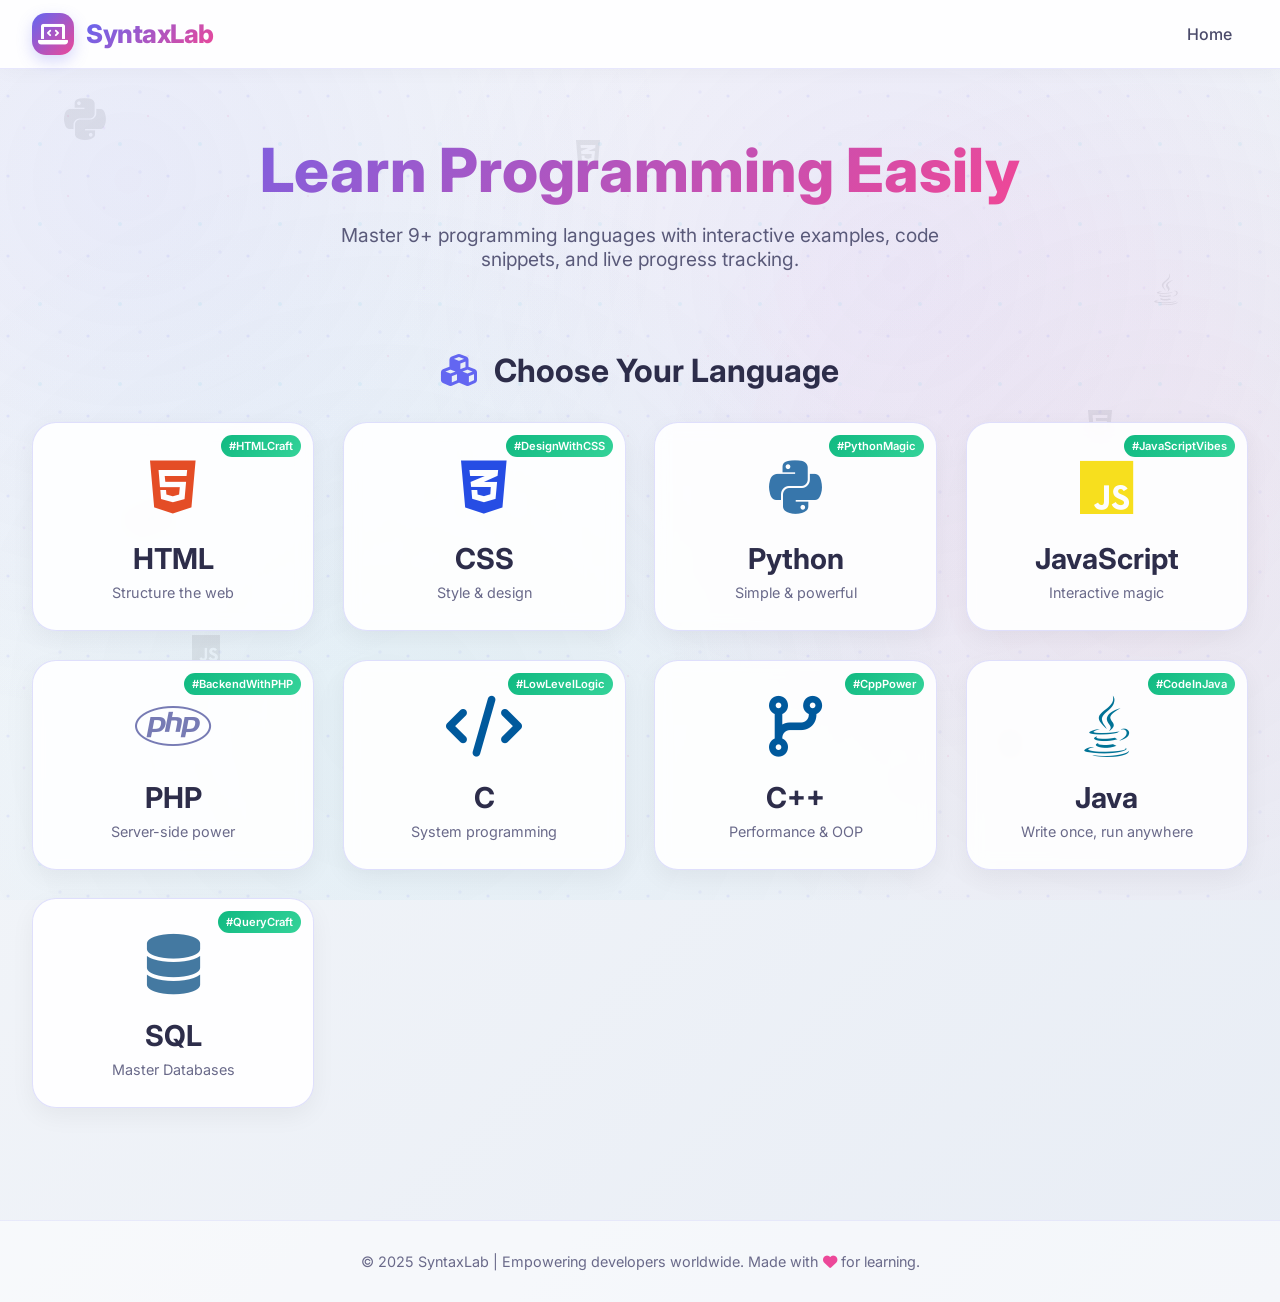
<file: index.html>
<!DOCTYPE html>
<html lang="en">
<head>
    <meta charset="UTF-8">
    <meta name="viewport" content="width=device-width, initial-scale=1.0">
    <title>SyntaxLab | Learn Programming Easily</title>
    <link rel="stylesheet" href="style.css">
    <link rel="stylesheet" href="https://cdnjs.cloudflare.com/ajax/libs/font-awesome/6.0.0-beta3/css/all.min.css">
</head>
<body>

<!-- Animated Background Icons -->
<div class="background-icons">
    <div class="floating-icon"><i class="fab fa-python"></i></div>
    <div class="floating-icon"><i class="fab fa-js"></i></div>
    <div class="floating-icon"><i class="fab fa-java"></i></div>
    <div class="floating-icon"><i class="fas fa-database"></i></div>
    <div class="floating-icon"><i class="fab fa-php"></i></div>
    <div class="floating-icon"><i class="fab fa-html5"></i></div>
    <div class="floating-icon"><i class="fab fa-css3-alt"></i></div>
    <div class="floating-icon"><i class="fas fa-code"></i></div>
</div>

<nav class="navbar">
    <div class="nav-container">
        <div class="logo-area" onclick="location.href='index.html'">
            <div class="logo-icon"><i class="fas fa-laptop-code"></i></div>
            <span class="logo-text">SyntaxLab</span>
        </div>
        <div class="nav-links">
            <a href="index.html" class="nav-link">Home</a>
        </div>
    </div>
</nav>

<section class="hero">
    <h1>Learn Programming Easily</h1>
    <p class="hero-subtitle">Master 9+ programming languages with interactive examples, code snippets, and live progress tracking.</p>
</section>

<section class="subjects-section">
    <h2 class="section-title"><i class="fas fa-cubes"></i> Choose Your Language</h2>
    <div class="cards-grid">
        <!-- HTML Card -->
        <div class="lang-card" onclick="location.href='html.html'">
            <div class="card-icon"><i class="fab fa-html5" style="color:#E44D26;"></i></div>
            <h3>HTML</h3>
            <p>Structure the web <span class="new-badge">#HTMLCraft</span></p>
        </div>
        
        <!-- CSS Card -->
        <div class="lang-card" onclick="location.href='css.html'">
            <div class="card-icon"><i class="fab fa-css3-alt" style="color:#264de4;"></i></div>
            <h3>CSS</h3>
            <p>Style & design <span class="new-badge">#DesignWithCSS</span></p>
        </div>
        
        <!-- PYTHON Card (NEW - Replaced SCSS) -->
        <div class="lang-card" onclick="location.href='python.html'">
            <div class="card-icon"><i class="fab fa-python" style="color:#3776AB;"></i></div>
            <h3>Python</h3>
            <p>Simple & powerful <span class="new-badge">#PythonMagic</span></p>
        </div>
        
        <!-- JavaScript Card -->
        <div class="lang-card" onclick="location.href='javascript.html'">
            <div class="card-icon"><i class="fab fa-js" style="color:#F7DF1E;"></i></div>
            <h3>JavaScript</h3>
            <p>Interactive magic <span class="new-badge">#JavaScriptVibes</span></p>
        </div>
        
        <!-- PHP Card -->
        <div class="lang-card" onclick="location.href='php.html'">
            <div class="card-icon"><i class="fab fa-php" style="color:#777BB4;"></i></div>
            <h3>PHP</h3>
            <p>Server-side power <span class="new-badge">#BackendWithPHP</span></p>
        </div>
        
        <!-- C Card -->
        <div class="lang-card" onclick="location.href='c.html'">
            <div class="card-icon"><i class="fas fa-code" style="color:#00599C;"></i></div>
            <h3>C</h3>
            <p>System programming <span class="new-badge">#LowLevelLogic</span></p>
        </div>
        
        <!-- C++ Card -->
        <div class="lang-card" onclick="location.href='cpp.html'">
            <div class="card-icon"><i class="fas fa-code-branch" style="color:#00599C;"></i></div>
            <h3>C++</h3>
            <p>Performance & OOP <span class="new-badge">#CppPower</span></p>
        </div>
        
        <!-- Java Card -->
        <div class="lang-card" onclick="location.href='java.html'">
            <div class="card-icon"><i class="fab fa-java" style="color:#007396;"></i></div>
            <h3>Java</h3>
            <p>Write once, run anywhere <span class="new-badge">#CodeInJava</span></p>
        </div>
        
        <!-- SQL Card -->
        <div class="lang-card" onclick="location.href='sql.html'">
            <div class="card-icon"><i class="fas fa-database" style="color:#4479A1;"></i></div>
            <h3>SQL</h3>
            <p>Master Databases <span class="new-badge">#QueryCraft</span></p>
        </div>
    </div>
</section>

<footer class="footer">
    <p>&copy; 2025 SyntaxLab | Empowering developers worldwide. Made with <i class="fas fa-heart" style="color:#ec4899;"></i> for learning.</p>
</footer>

<script src="script.js"></script>
</body>
</html>
</file>
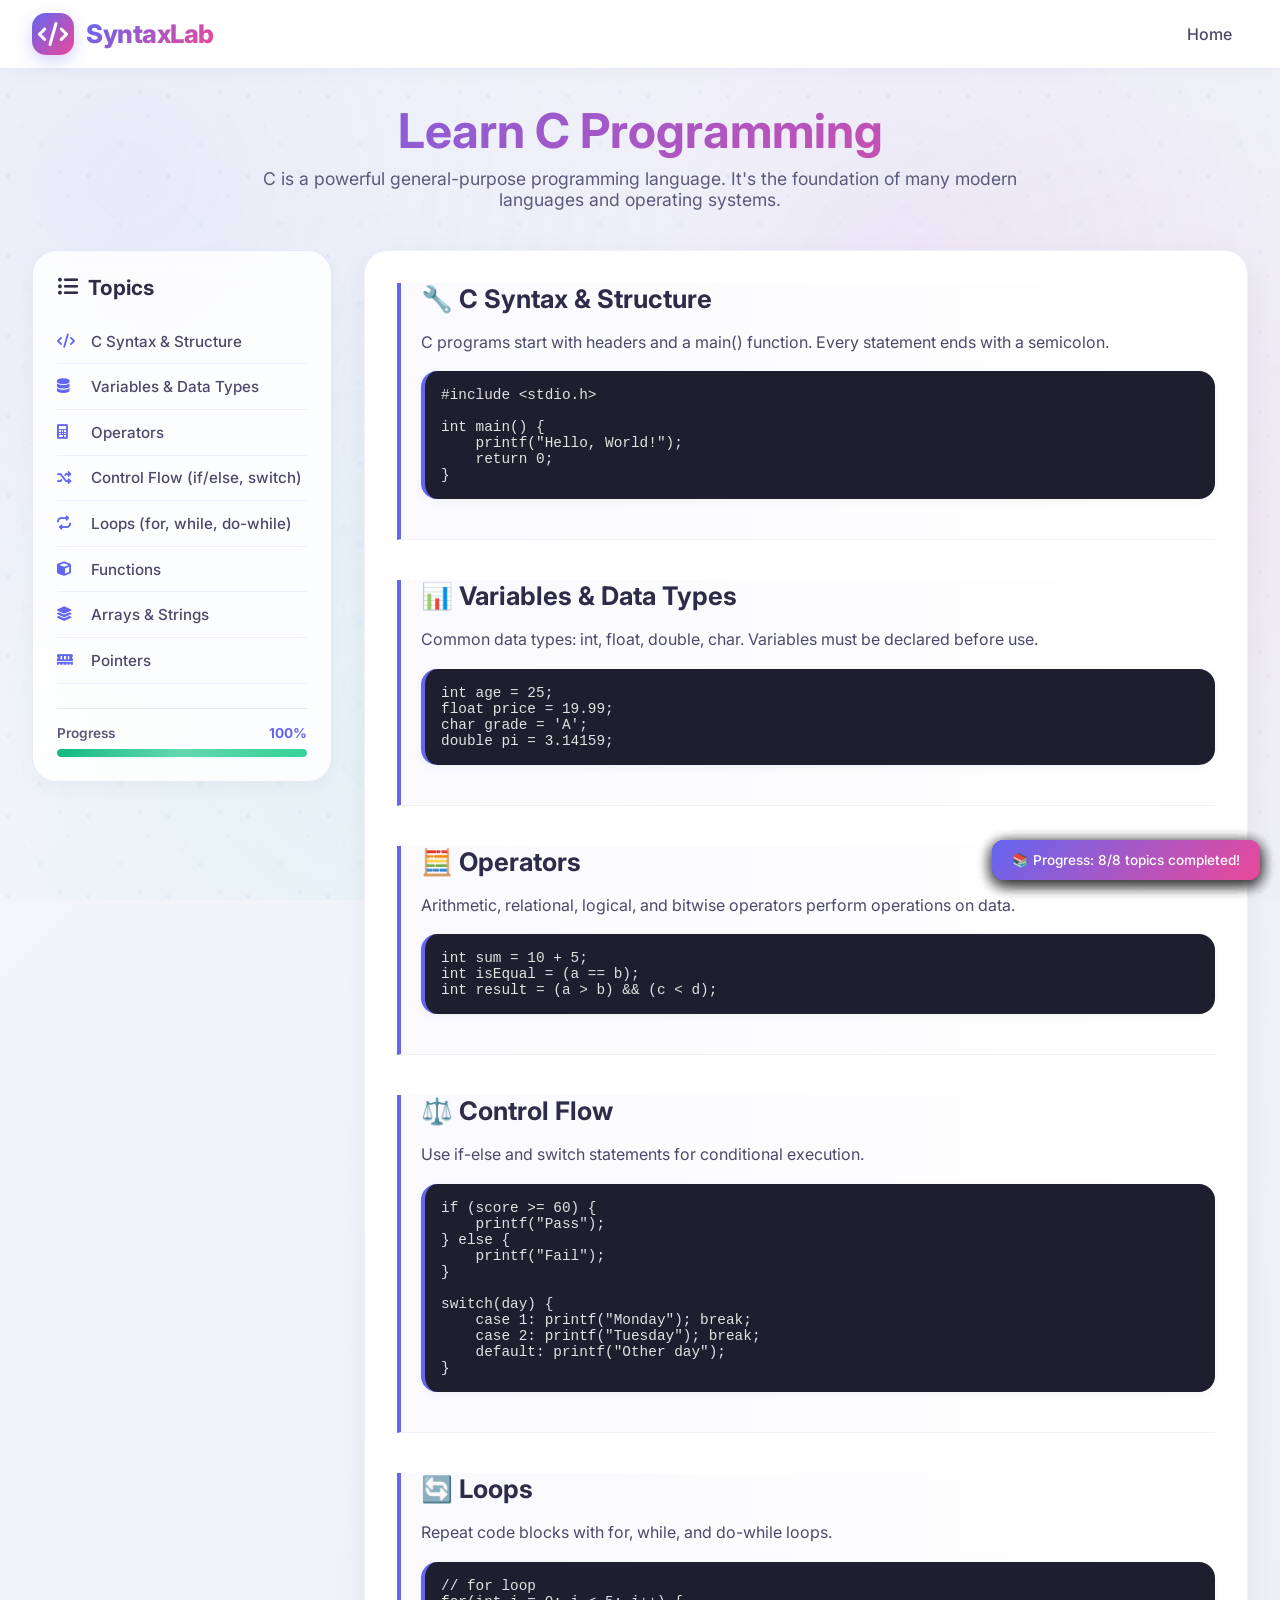
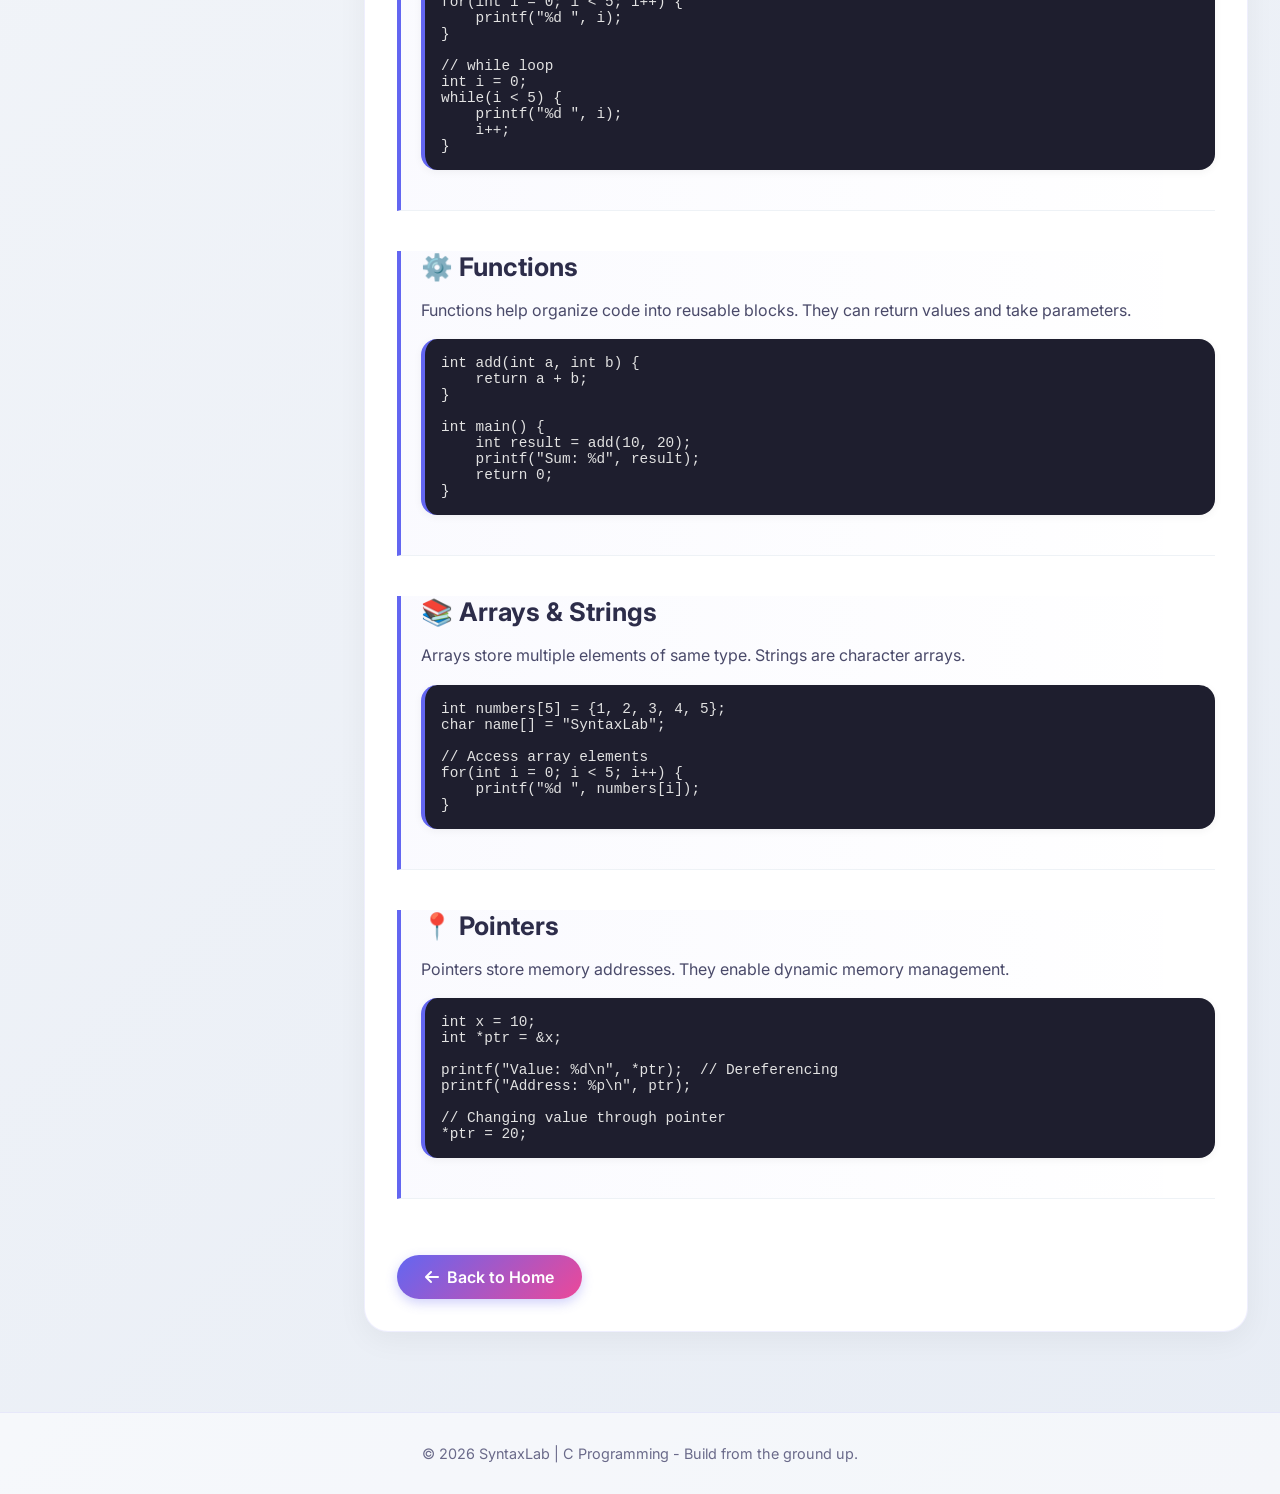
<file: c.html>
<!DOCTYPE html>
<html lang="en">
<head>
    <meta charset="UTF-8">
    <meta name="viewport" content="width=device-width, initial-scale=1.0">
    <title>SyntaxLab | Learn C Programming</title>
    <link rel="stylesheet" href="style.css">
    <link rel="stylesheet" href="https://cdnjs.cloudflare.com/ajax/libs/font-awesome/6.0.0-beta3/css/all.min.css">
</head>
<body>

<nav class="navbar">
    <div class="nav-container">
        <div class="logo-area"><div class="logo-icon"><i class="fas fa-code"></i></div><span class="logo-text">SyntaxLab</span></div>
        <div class="nav-links"><a href="index.html" class="nav-link">Home</a></div>
    </div>
</nav>

<div class="language-container">
    <div class="language-header">
        <h1>Learn C Programming</h1>
        <p class="intro">C is a powerful general-purpose programming language. It's the foundation of many modern languages and operating systems.</p>
    </div>

    <div class="content-grid">
        <aside class="topics-sidebar">
            <h3><i class="fas fa-list-ul"></i> Topics</h3>
            <ul class="topic-list">
                <li><i class="fas fa-code"></i> C Syntax & Structure</li>
                <li><i class="fas fa-database"></i> Variables & Data Types</li>
                <li><i class="fas fa-calculator"></i> Operators</li>
                <li><i class="fas fa-random"></i> Control Flow (if/else, switch)</li>
                <li><i class="fas fa-repeat"></i> Loops (for, while, do-while)</li>
                <li><i class="fas fa-cube"></i> Functions</li>
                <li><i class="fas fa-layer-group"></i> Arrays & Strings</li>
                <li><i class="fas fa-memory"></i> Pointers</li>
            </ul>
            <div class="progress-wrapper">
                <div class="progress-label"><span>Progress</span><span class="progress-percent">0%</span></div>
                <div class="progress-bar"><div class="progress-fill"></div></div>
            </div>
        </aside>

        <main class="main-content">
            <div class="topic-section">
                <h2>🔧 C Syntax & Structure</h2>
                <p>C programs start with headers and a main() function. Every statement ends with a semicolon.</p>
                <div class="code-block"><pre>#include &lt;stdio.h&gt;

int main() {
    printf("Hello, World!");
    return 0;
}</pre></div>
            </div>

            <div class="topic-section">
                <h2>📊 Variables & Data Types</h2>
                <p>Common data types: int, float, double, char. Variables must be declared before use.</p>
                <div class="code-block"><pre>int age = 25;
float price = 19.99;
char grade = 'A';
double pi = 3.14159;</pre></div>
            </div>

            <div class="topic-section">
                <h2>🧮 Operators</h2>
                <p>Arithmetic, relational, logical, and bitwise operators perform operations on data.</p>
                <div class="code-block"><pre>int sum = 10 + 5;
int isEqual = (a == b);
int result = (a > b) && (c < d);</pre></div>
            </div>

            <div class="topic-section">
                <h2>⚖️ Control Flow</h2>
                <p>Use if-else and switch statements for conditional execution.</p>
                <div class="code-block"><pre>if (score >= 60) {
    printf("Pass");
} else {
    printf("Fail");
}

switch(day) {
    case 1: printf("Monday"); break;
    case 2: printf("Tuesday"); break;
    default: printf("Other day");
}</pre></div>
            </div>

            <div class="topic-section">
                <h2>🔄 Loops</h2>
                <p>Repeat code blocks with for, while, and do-while loops.</p>
                <div class="code-block"><pre>// for loop
for(int i = 0; i < 5; i++) {
    printf("%d ", i);
}

// while loop
int i = 0;
while(i < 5) {
    printf("%d ", i);
    i++;
}</pre></div>
            </div>

            <div class="topic-section">
                <h2>⚙️ Functions</h2>
                <p>Functions help organize code into reusable blocks. They can return values and take parameters.</p>
                <div class="code-block"><pre>int add(int a, int b) {
    return a + b;
}

int main() {
    int result = add(10, 20);
    printf("Sum: %d", result);
    return 0;
}</pre></div>
            </div>

            <div class="topic-section">
                <h2>📚 Arrays & Strings</h2>
                <p>Arrays store multiple elements of same type. Strings are character arrays.</p>
                <div class="code-block"><pre>int numbers[5] = {1, 2, 3, 4, 5};
char name[] = "SyntaxLab";

// Access array elements
for(int i = 0; i < 5; i++) {
    printf("%d ", numbers[i]);
}</pre></div>
            </div>

            <div class="topic-section">
                <h2>📍 Pointers</h2>
                <p>Pointers store memory addresses. They enable dynamic memory management.</p>
                <div class="code-block"><pre>int x = 10;
int *ptr = &x;

printf("Value: %d\n", *ptr);  // Dereferencing
printf("Address: %p\n", ptr);

// Changing value through pointer
*ptr = 20;</pre></div>
            </div>

            <a href="index.html" class="back-home"><i class="fas fa-arrow-left"></i> Back to Home</a>
        </main>
    </div>
</div>

<footer class="footer"><p>© 2026 SyntaxLab | C Programming - Build from the ground up.</p></footer>
<script src="script.js"></script>
</body>
</html>
</file>
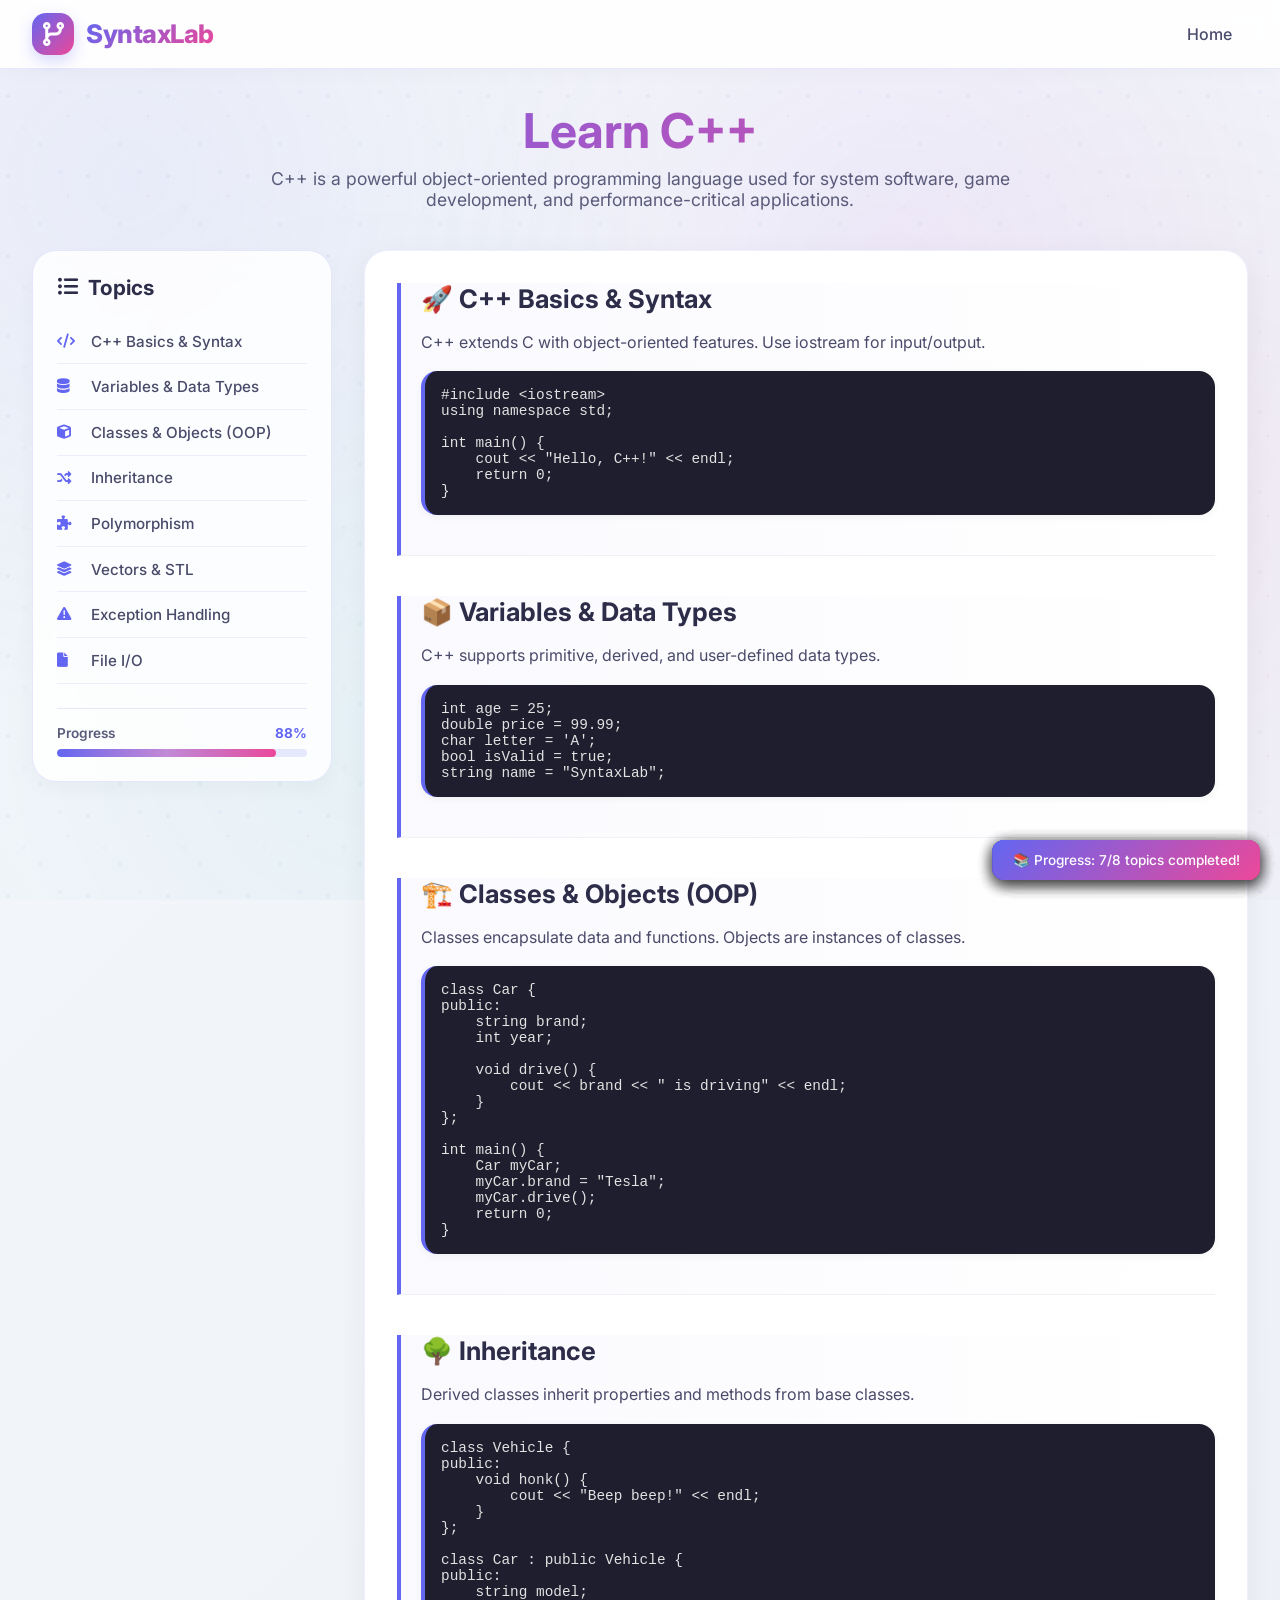
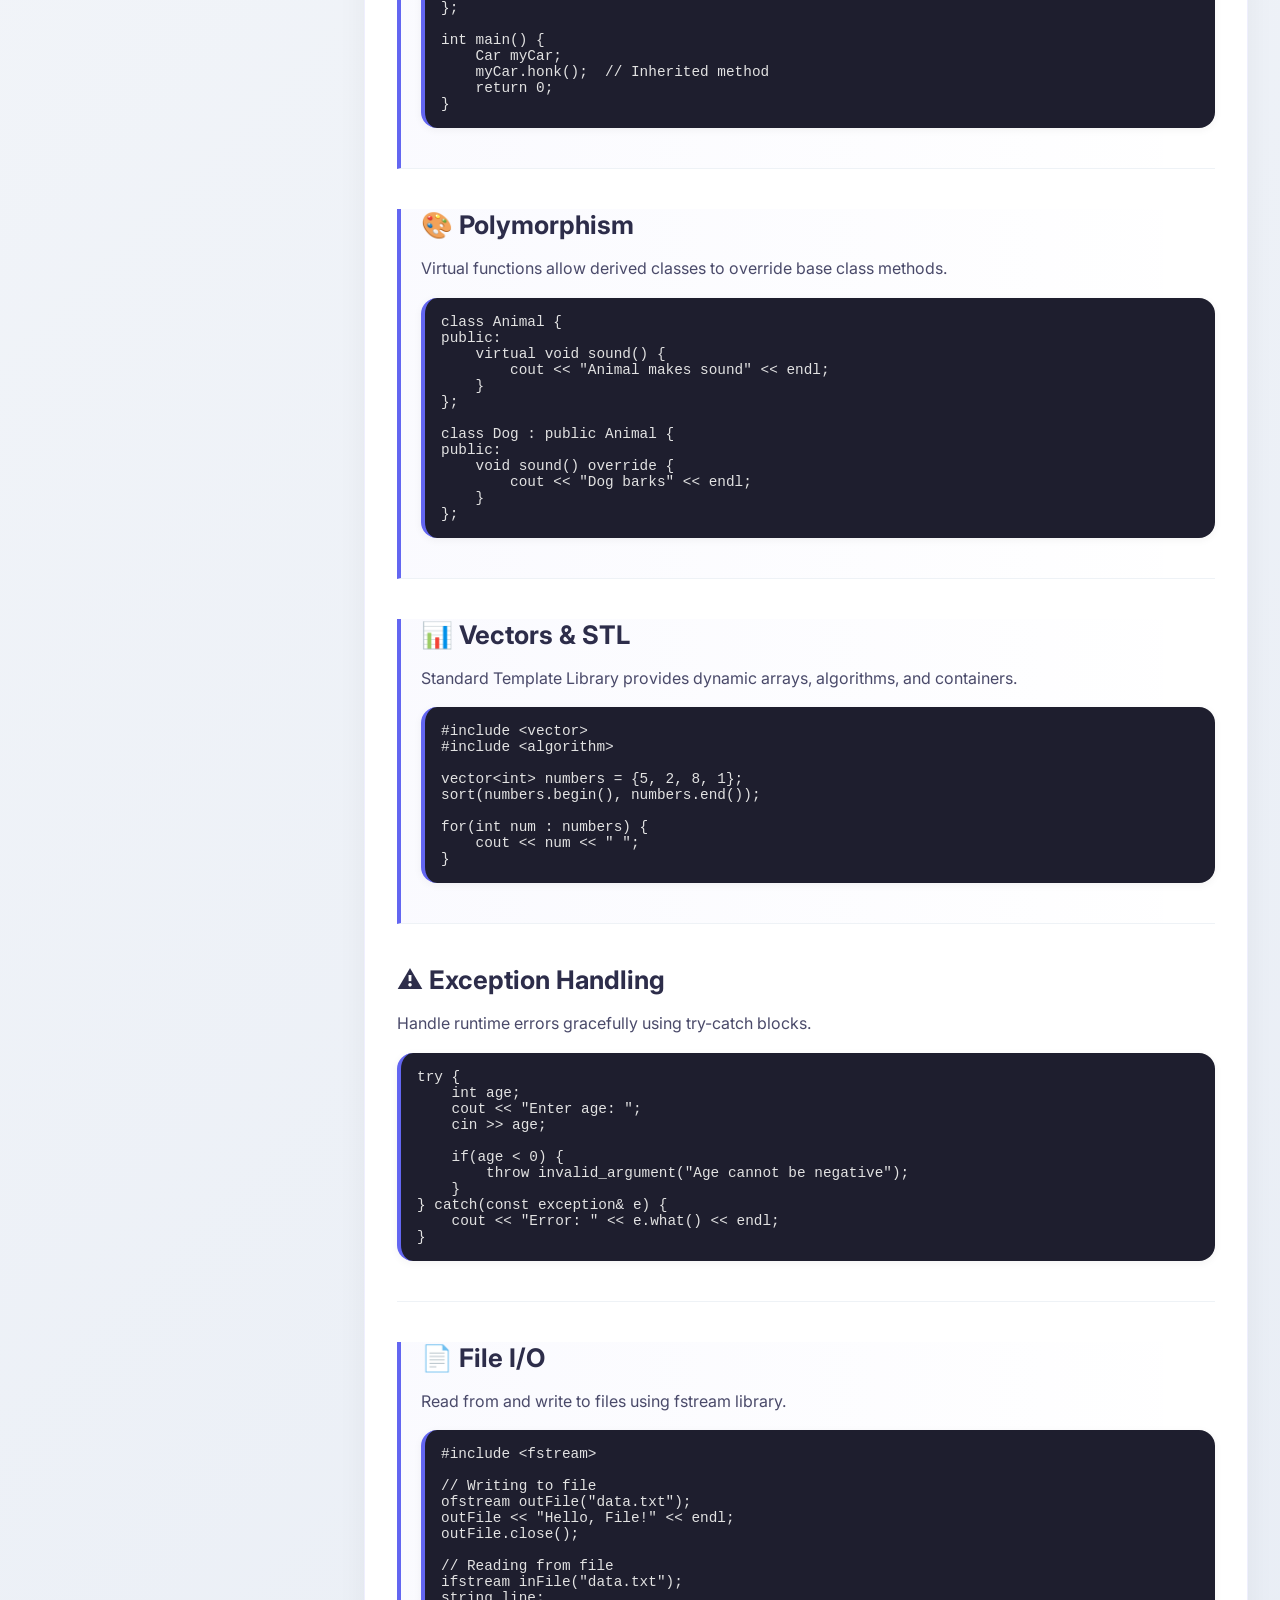
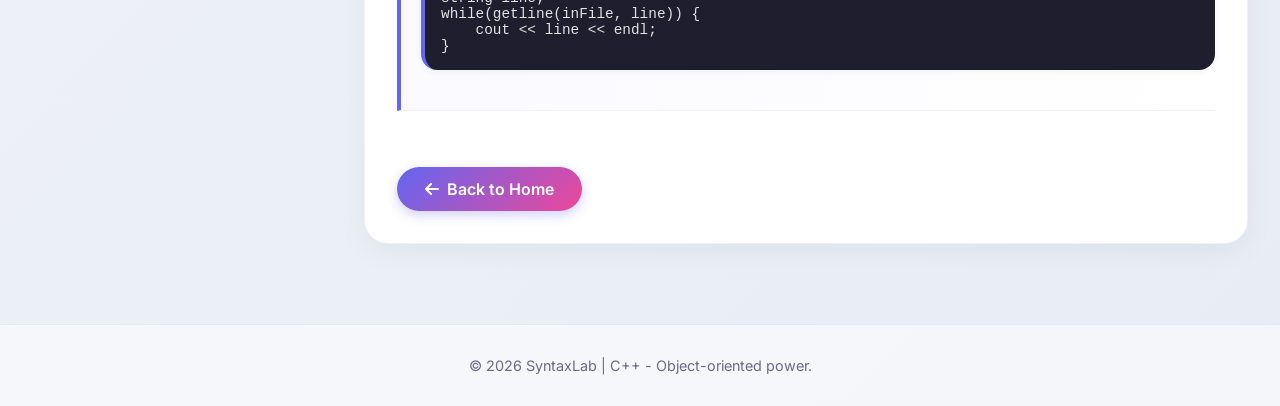
<file: cpp.html>
<!DOCTYPE html>
<html lang="en">
<head>
    <meta charset="UTF-8">
    <meta name="viewport" content="width=device-width, initial-scale=1.0">
    <title>SyntaxLab | Learn C++</title>
    <link rel="stylesheet" href="style.css">
    <link rel="stylesheet" href="https://cdnjs.cloudflare.com/ajax/libs/font-awesome/6.0.0-beta3/css/all.min.css">
</head>
<body>

<nav class="navbar">
    <div class="nav-container">
        <div class="logo-area"><div class="logo-icon"><i class="fas fa-code-branch"></i></div><span class="logo-text">SyntaxLab</span></div>
        <div class="nav-links"><a href="index.html" class="nav-link">Home</a></div>
    </div>
</nav>

<div class="language-container">
    <div class="language-header">
        <h1>Learn C++</h1>
        <p class="intro">C++ is a powerful object-oriented programming language used for system software, game development, and performance-critical applications.</p>
    </div>

    <div class="content-grid">
        <aside class="topics-sidebar">
            <h3><i class="fas fa-list-ul"></i> Topics</h3>
            <ul class="topic-list">
                <li><i class="fas fa-code"></i> C++ Basics & Syntax</li>
                <li><i class="fas fa-database"></i> Variables & Data Types</li>
                <li><i class="fas fa-cube"></i> Classes & Objects (OOP)</li>
                <li><i class="fas fa-random"></i> Inheritance</li>
                <li><i class="fas fa-puzzle-piece"></i> Polymorphism</li>
                <li><i class="fas fa-layer-group"></i> Vectors & STL</li>
                <li><i class="fas fa-exclamation-triangle"></i> Exception Handling</li>
                <li><i class="fas fa-file"></i> File I/O</li>
            </ul>
            <div class="progress-wrapper">
                <div class="progress-label"><span>Progress</span><span class="progress-percent">0%</span></div>
                <div class="progress-bar"><div class="progress-fill"></div></div>
            </div>
        </aside>

        <main class="main-content">
            <div class="topic-section">
                <h2>🚀 C++ Basics & Syntax</h2>
                <p>C++ extends C with object-oriented features. Use iostream for input/output.</p>
                <div class="code-block"><pre>#include &lt;iostream&gt;
using namespace std;

int main() {
    cout << "Hello, C++!" << endl;
    return 0;
}</pre></div>
            </div>

            <div class="topic-section">
                <h2>📦 Variables & Data Types</h2>
                <p>C++ supports primitive, derived, and user-defined data types.</p>
                <div class="code-block"><pre>int age = 25;
double price = 99.99;
char letter = 'A';
bool isValid = true;
string name = "SyntaxLab";</pre></div>
            </div>

            <div class="topic-section">
                <h2>🏗️ Classes & Objects (OOP)</h2>
                <p>Classes encapsulate data and functions. Objects are instances of classes.</p>
                <div class="code-block"><pre>class Car {
public:
    string brand;
    int year;
    
    void drive() {
        cout << brand << " is driving" << endl;
    }
};

int main() {
    Car myCar;
    myCar.brand = "Tesla";
    myCar.drive();
    return 0;
}</pre></div>
            </div>

            <div class="topic-section">
                <h2>🌳 Inheritance</h2>
                <p>Derived classes inherit properties and methods from base classes.</p>
                <div class="code-block"><pre>class Vehicle {
public:
    void honk() {
        cout << "Beep beep!" << endl;
    }
};

class Car : public Vehicle {
public:
    string model;
};

int main() {
    Car myCar;
    myCar.honk();  // Inherited method
    return 0;
}</pre></div>
            </div>

            <div class="topic-section">
                <h2>🎨 Polymorphism</h2>
                <p>Virtual functions allow derived classes to override base class methods.</p>
                <div class="code-block"><pre>class Animal {
public:
    virtual void sound() {
        cout << "Animal makes sound" << endl;
    }
};

class Dog : public Animal {
public:
    void sound() override {
        cout << "Dog barks" << endl;
    }
};</pre></div>
            </div>

            <div class="topic-section">
                <h2>📊 Vectors & STL</h2>
                <p>Standard Template Library provides dynamic arrays, algorithms, and containers.</p>
                <div class="code-block"><pre>#include &lt;vector&gt;
#include &lt;algorithm&gt;

vector&lt;int&gt; numbers = {5, 2, 8, 1};
sort(numbers.begin(), numbers.end());

for(int num : numbers) {
    cout << num << " ";
}</pre></div>
            </div>

            <div class="topic-section">
                <h2>⚠️ Exception Handling</h2>
                <p>Handle runtime errors gracefully using try-catch blocks.</p>
                <div class="code-block"><pre>try {
    int age;
    cout << "Enter age: ";
    cin >> age;
    
    if(age < 0) {
        throw invalid_argument("Age cannot be negative");
    }
} catch(const exception& e) {
    cout << "Error: " << e.what() << endl;
}</pre></div>
            </div>

            <div class="topic-section">
                <h2>📄 File I/O</h2>
                <p>Read from and write to files using fstream library.</p>
                <div class="code-block"><pre>#include &lt;fstream&gt;

// Writing to file
ofstream outFile("data.txt");
outFile << "Hello, File!" << endl;
outFile.close();

// Reading from file
ifstream inFile("data.txt");
string line;
while(getline(inFile, line)) {
    cout << line << endl;
}</pre></div>
            </div>

            <a href="index.html" class="back-home"><i class="fas fa-arrow-left"></i> Back to Home</a>
        </main>
    </div>
</div>

<footer class="footer"><p>© 2026 SyntaxLab | C++ - Object-oriented power.</p></footer>
<script src="script.js"></script>
</body>
</html>
</file>
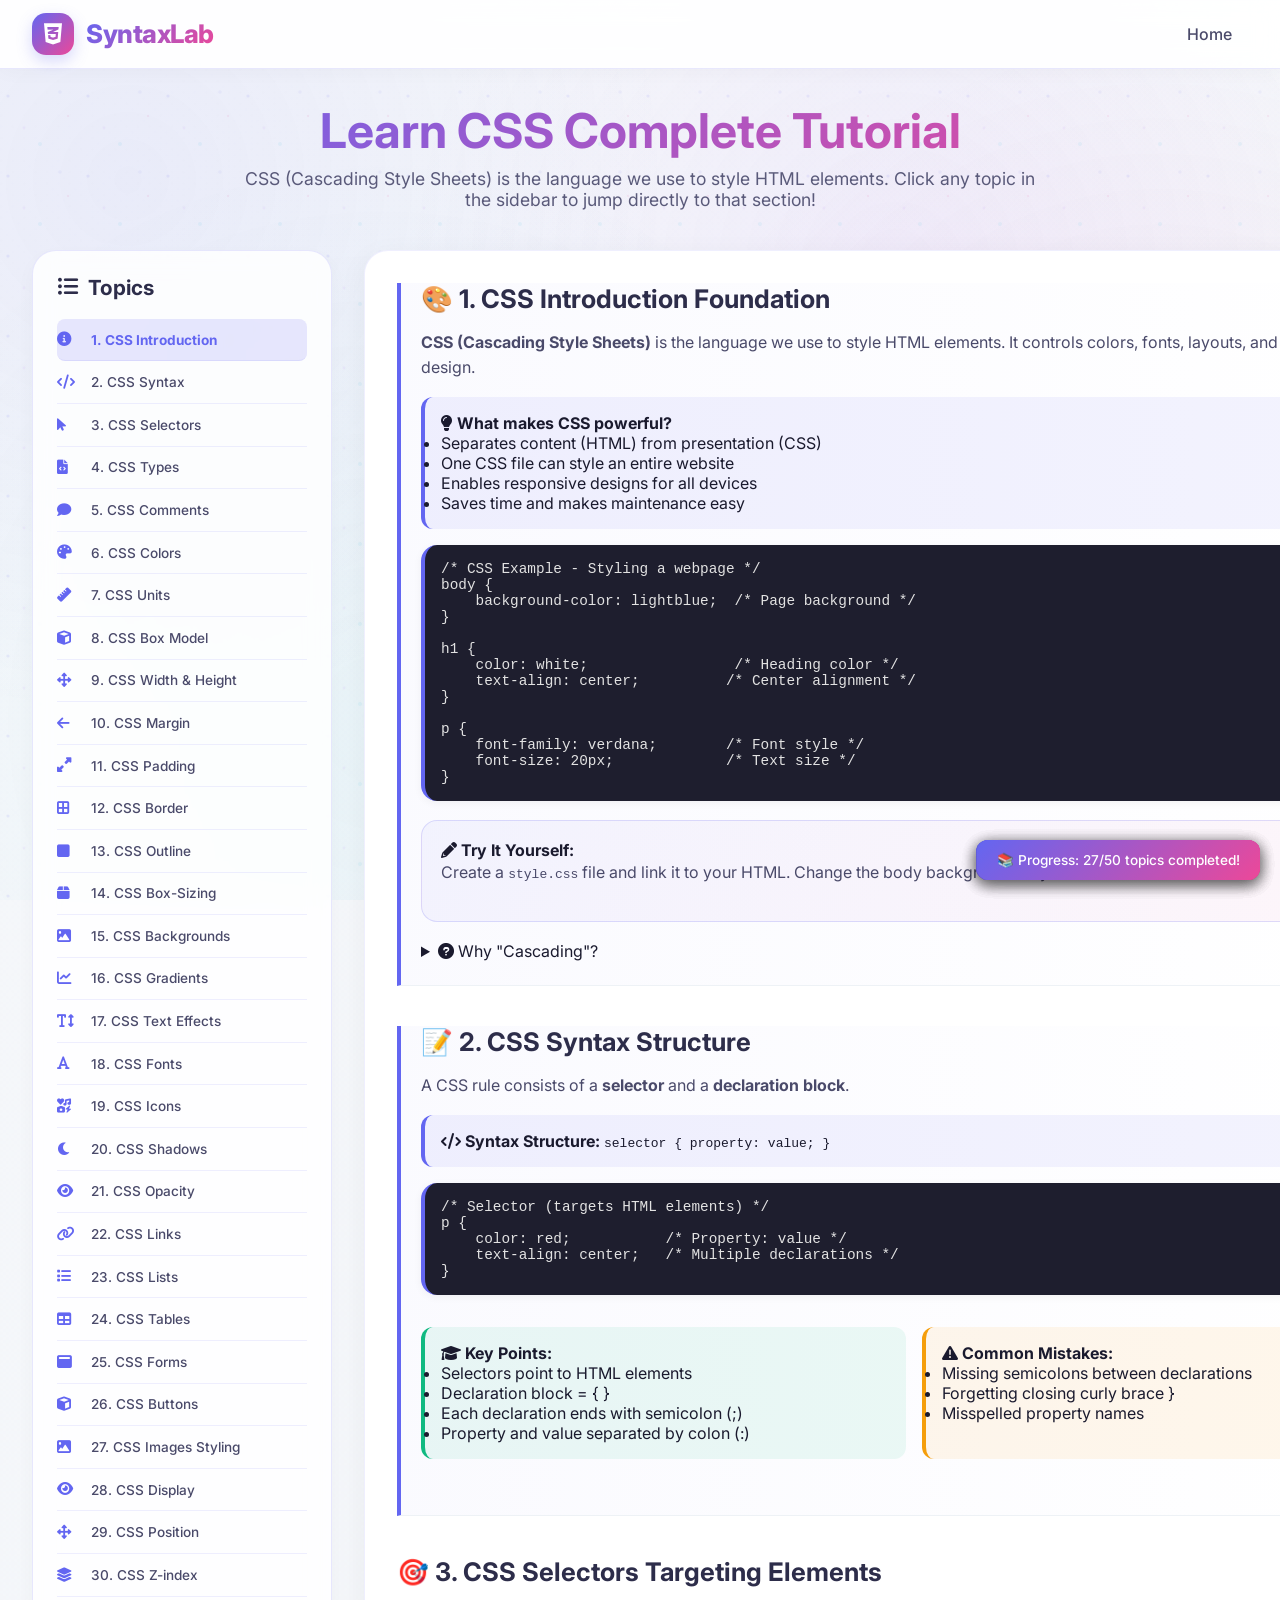
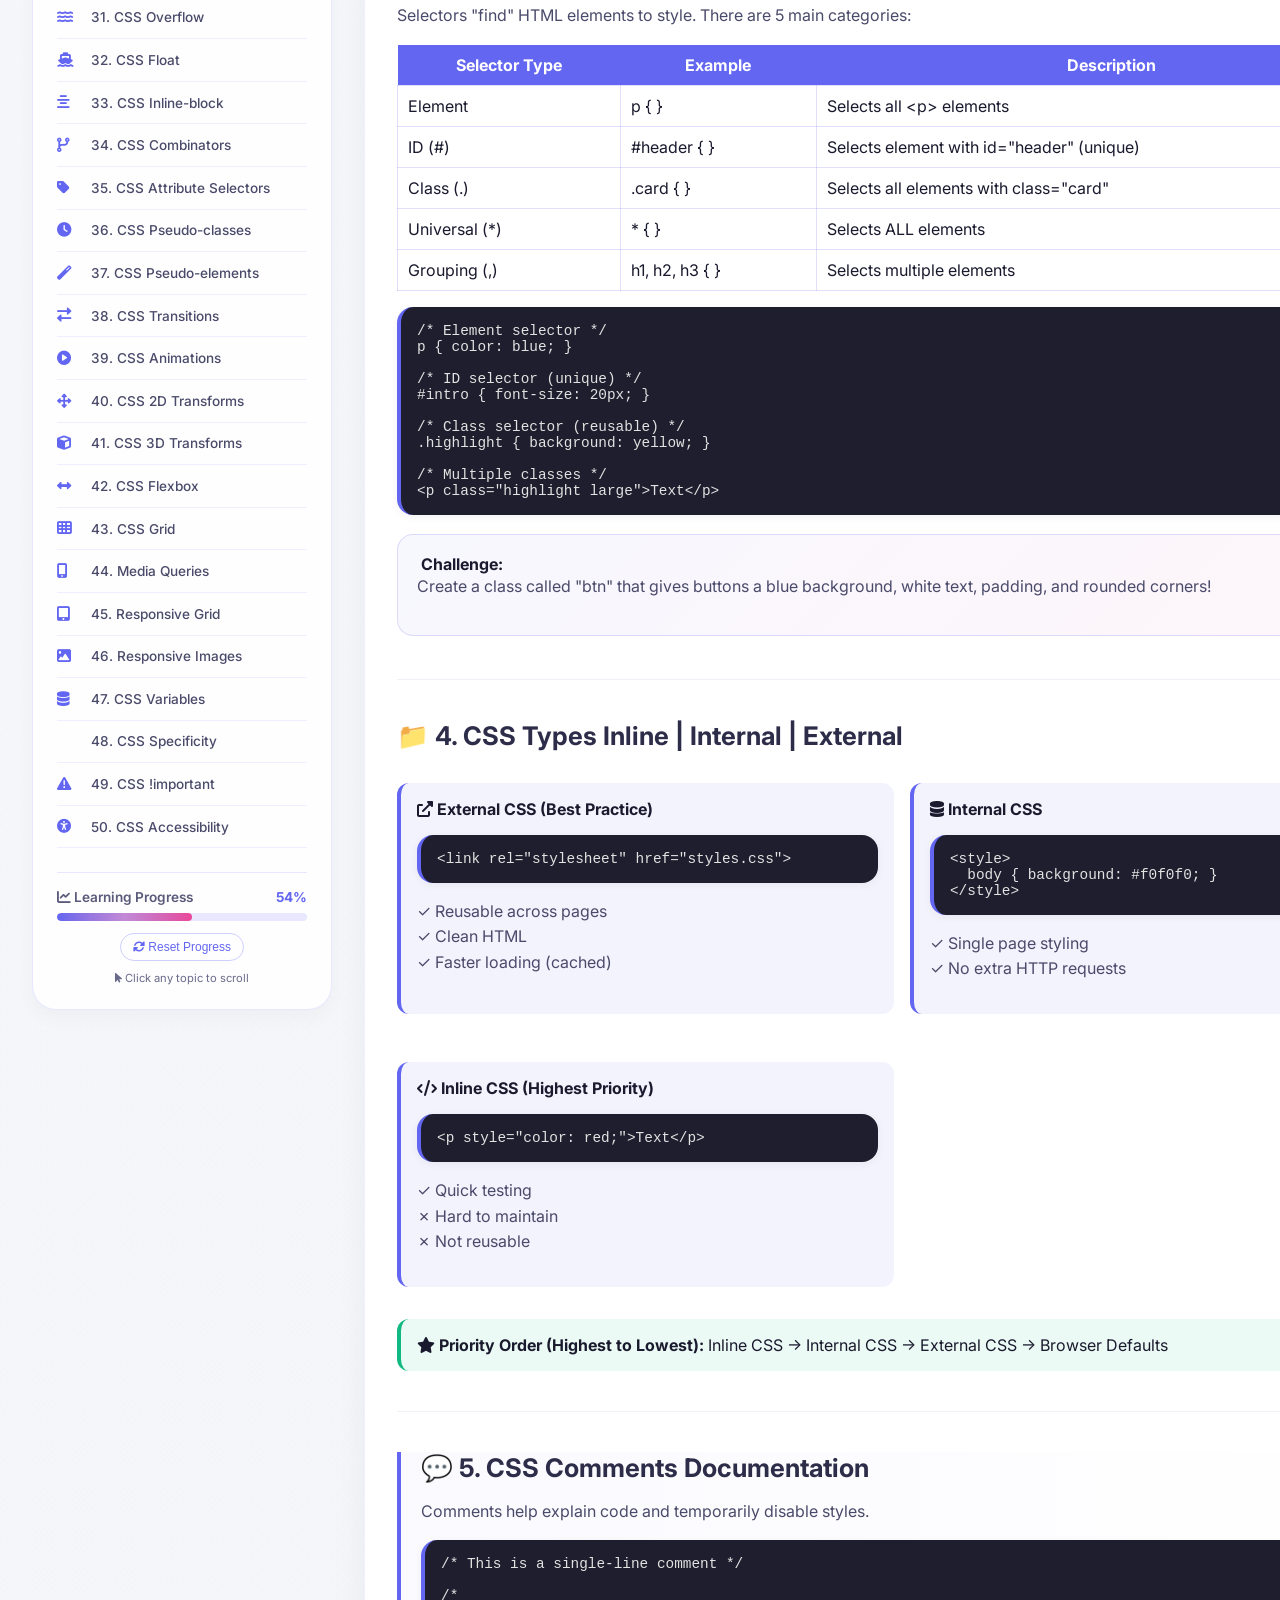
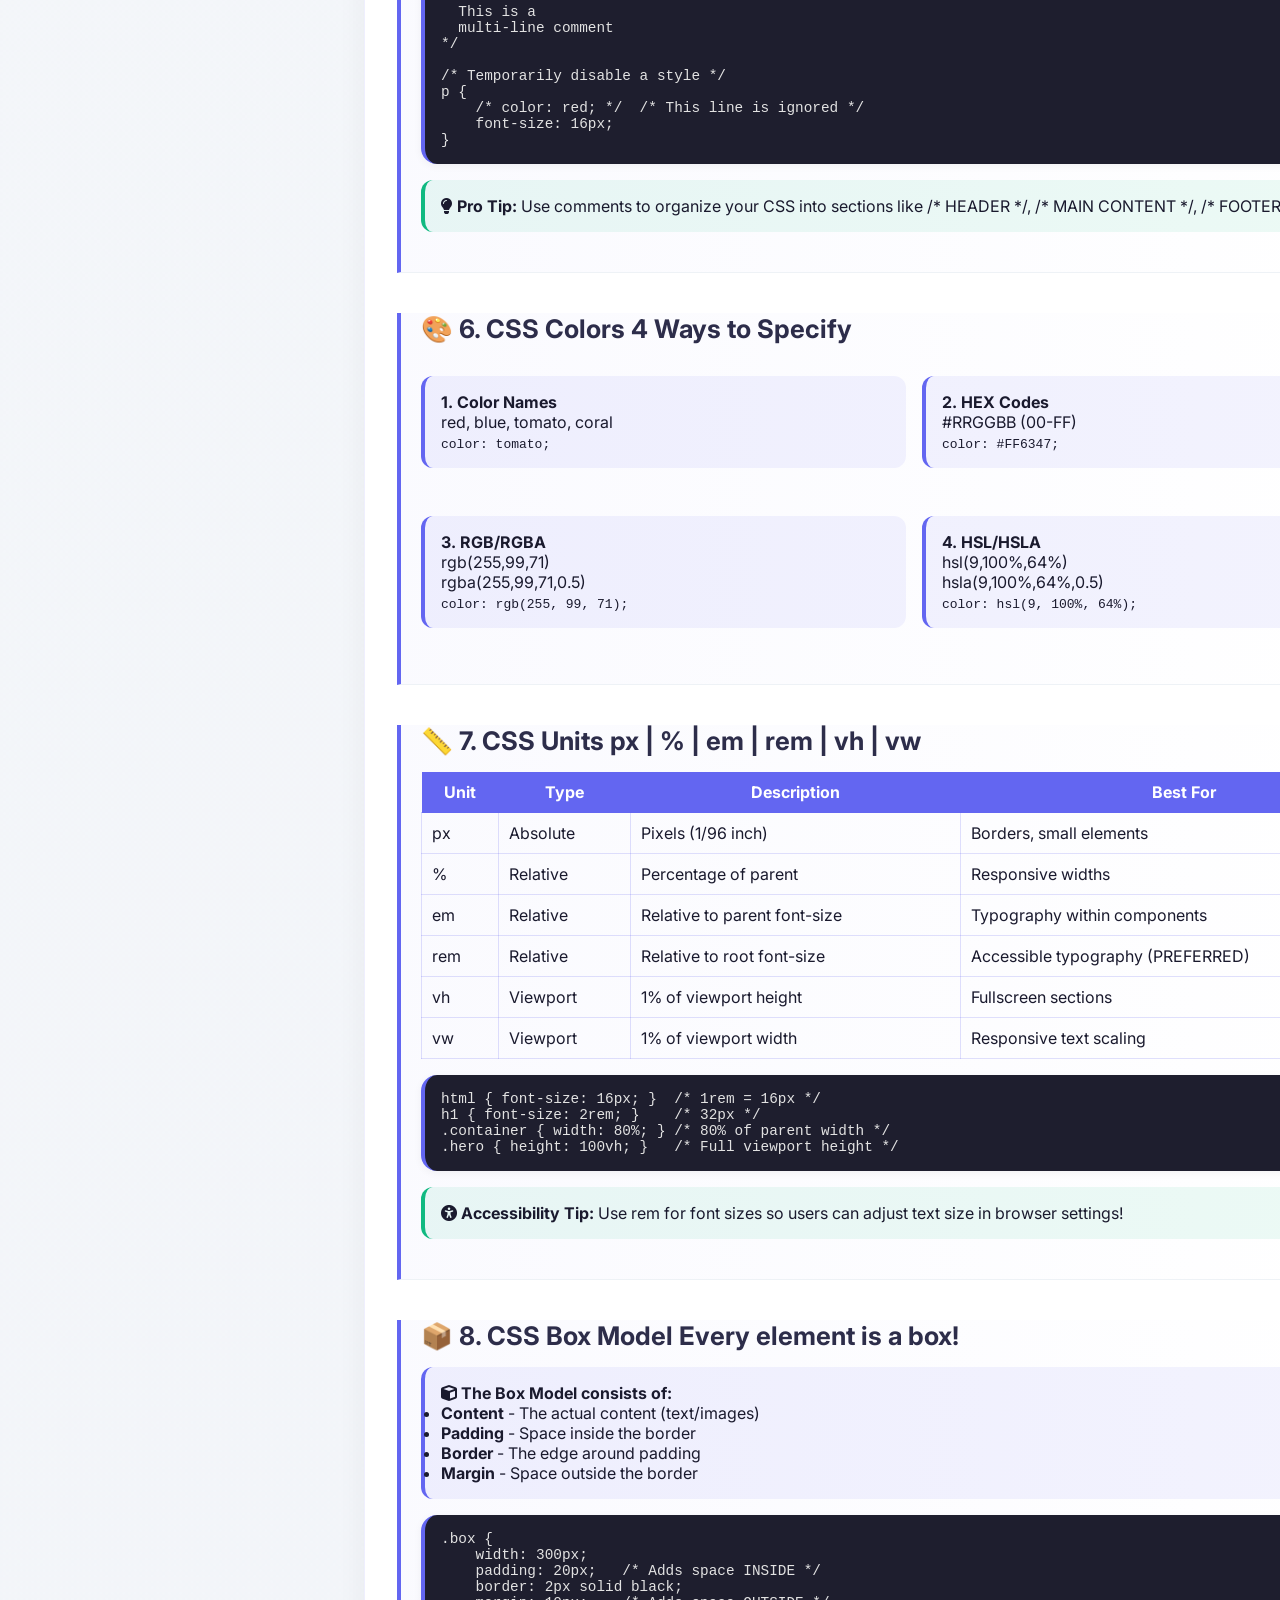
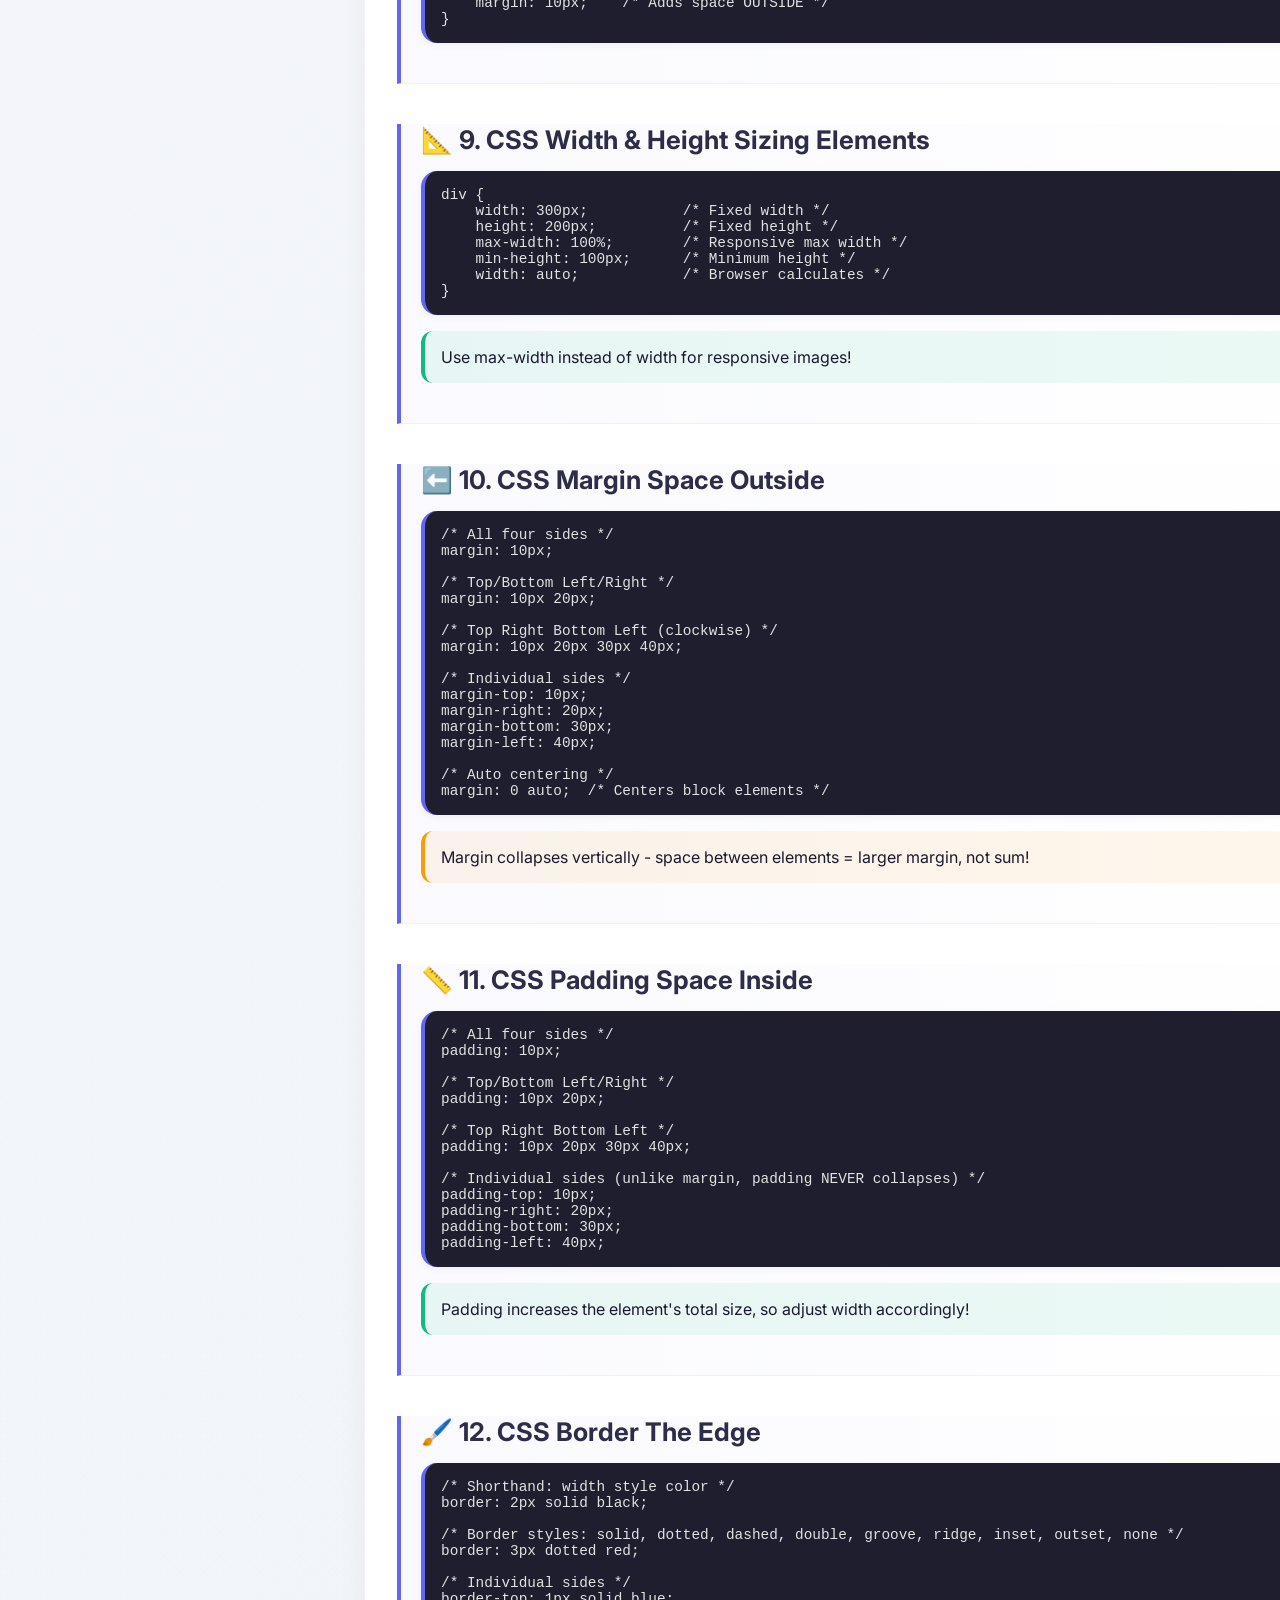
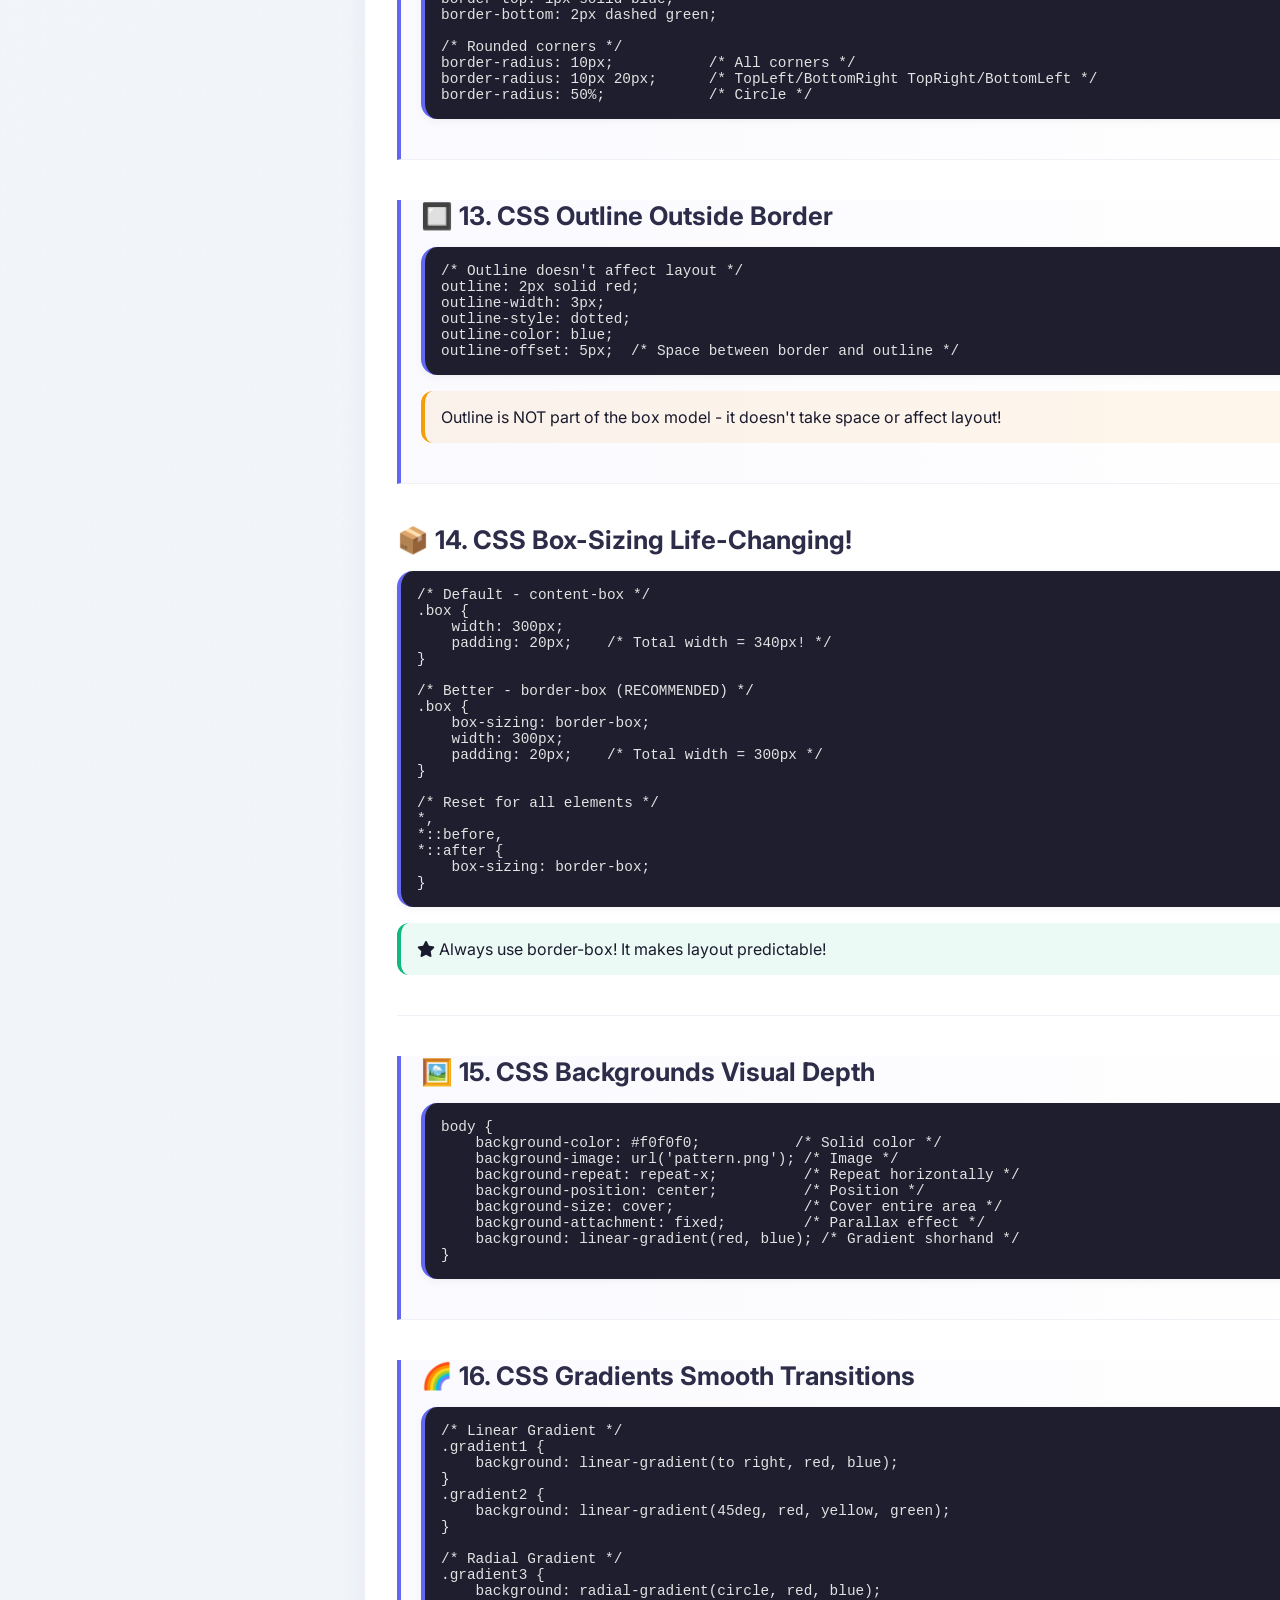
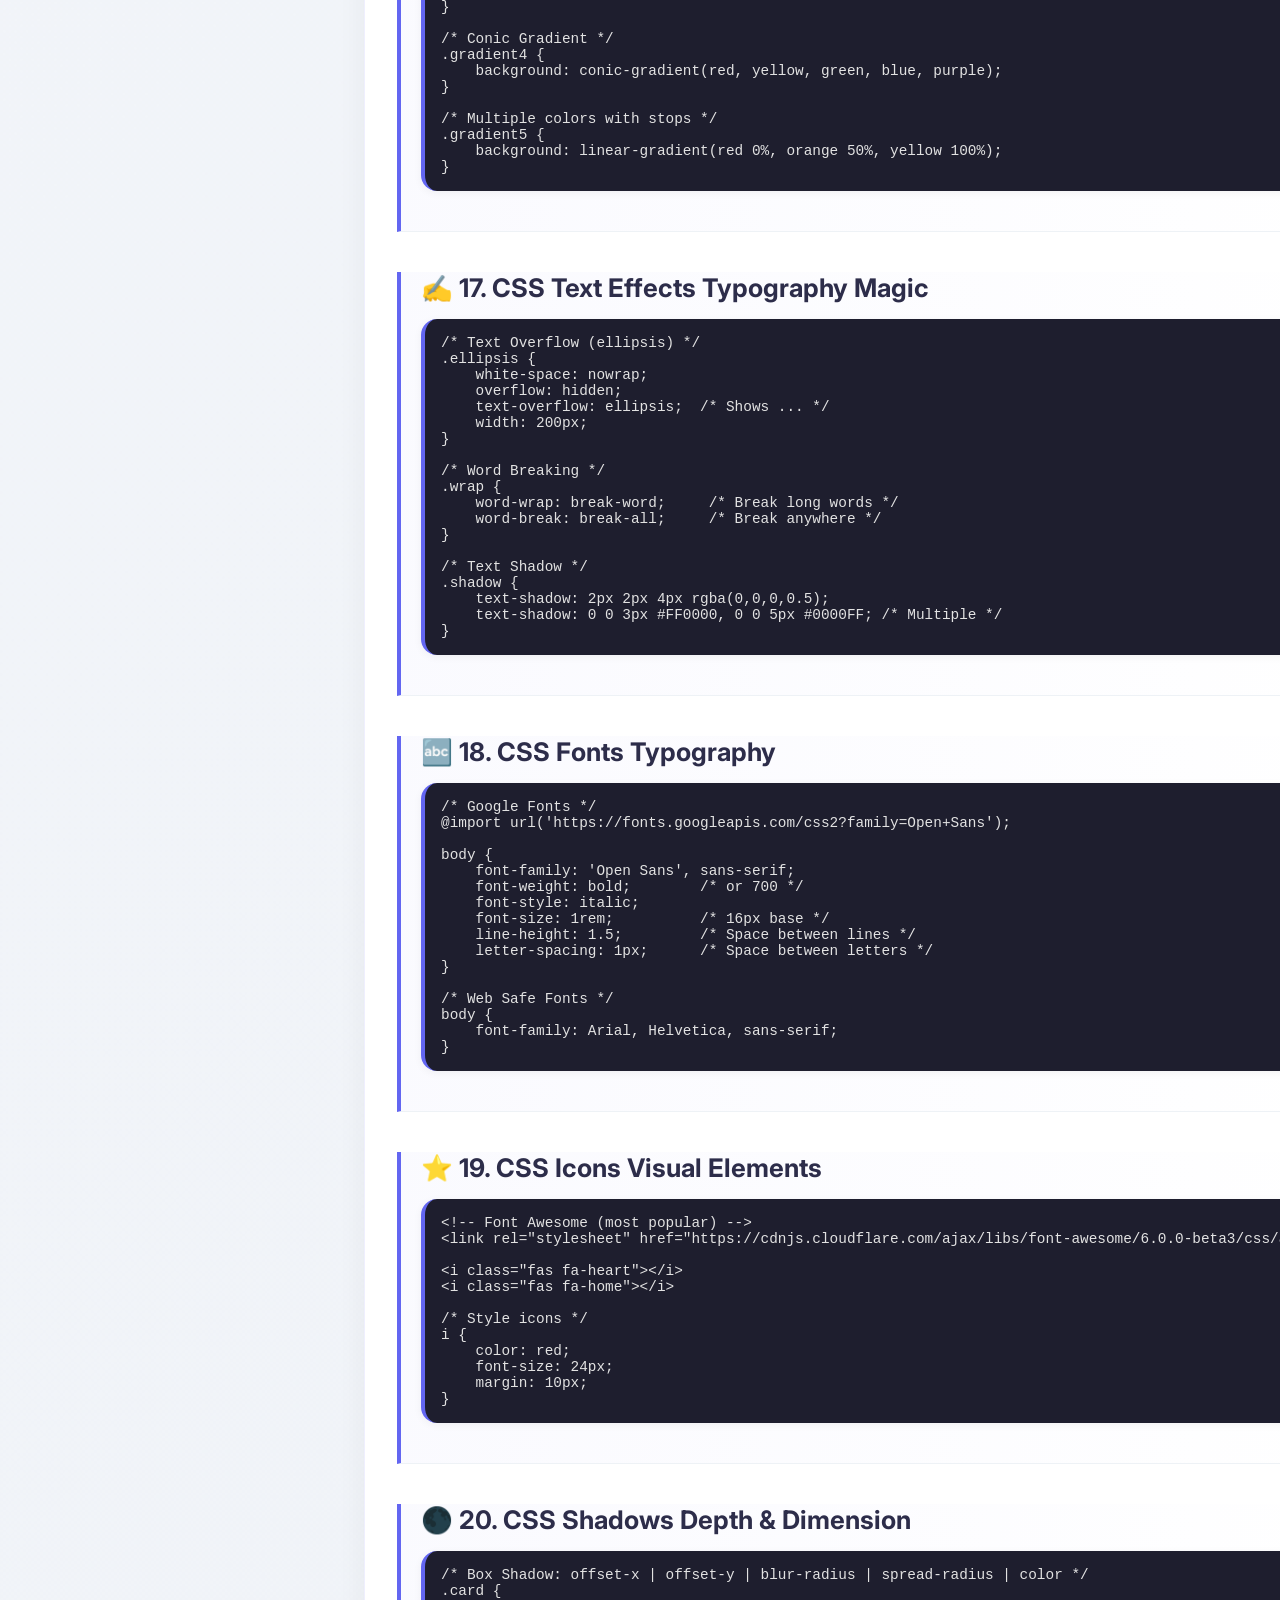
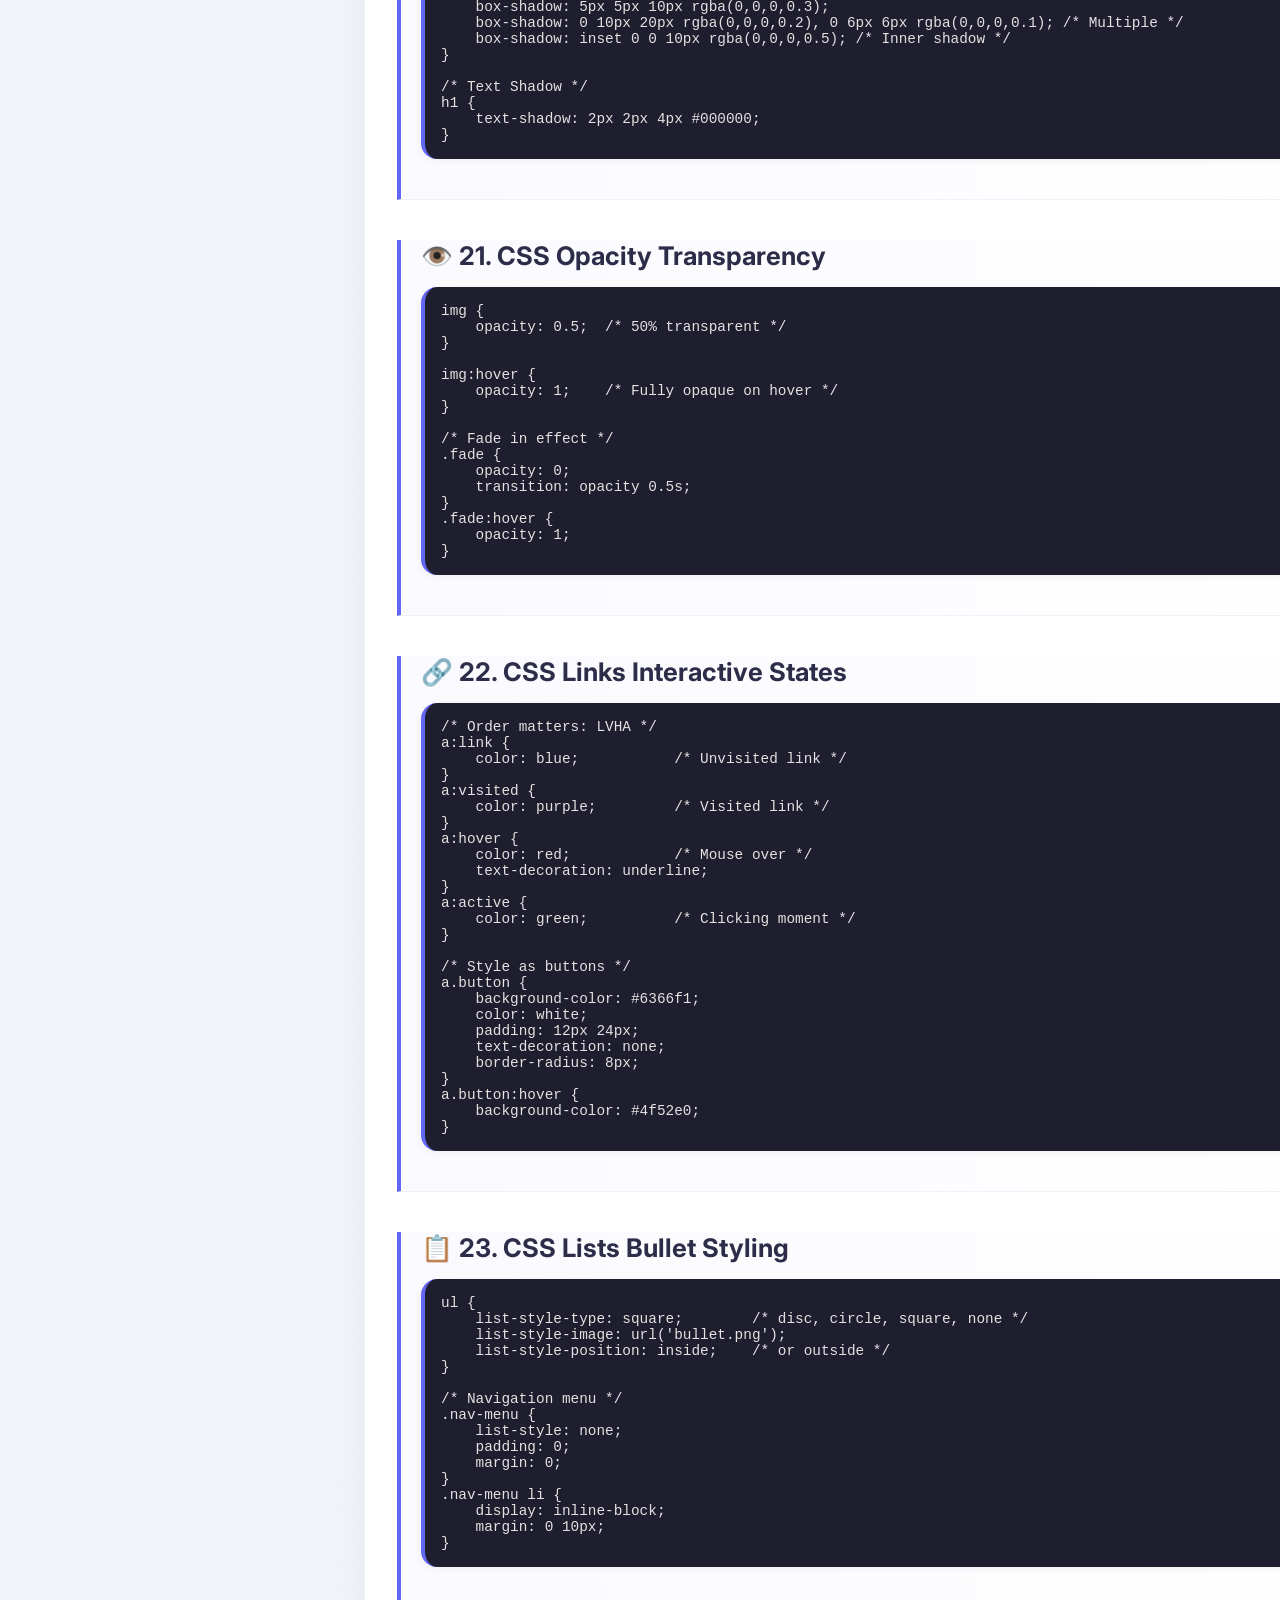
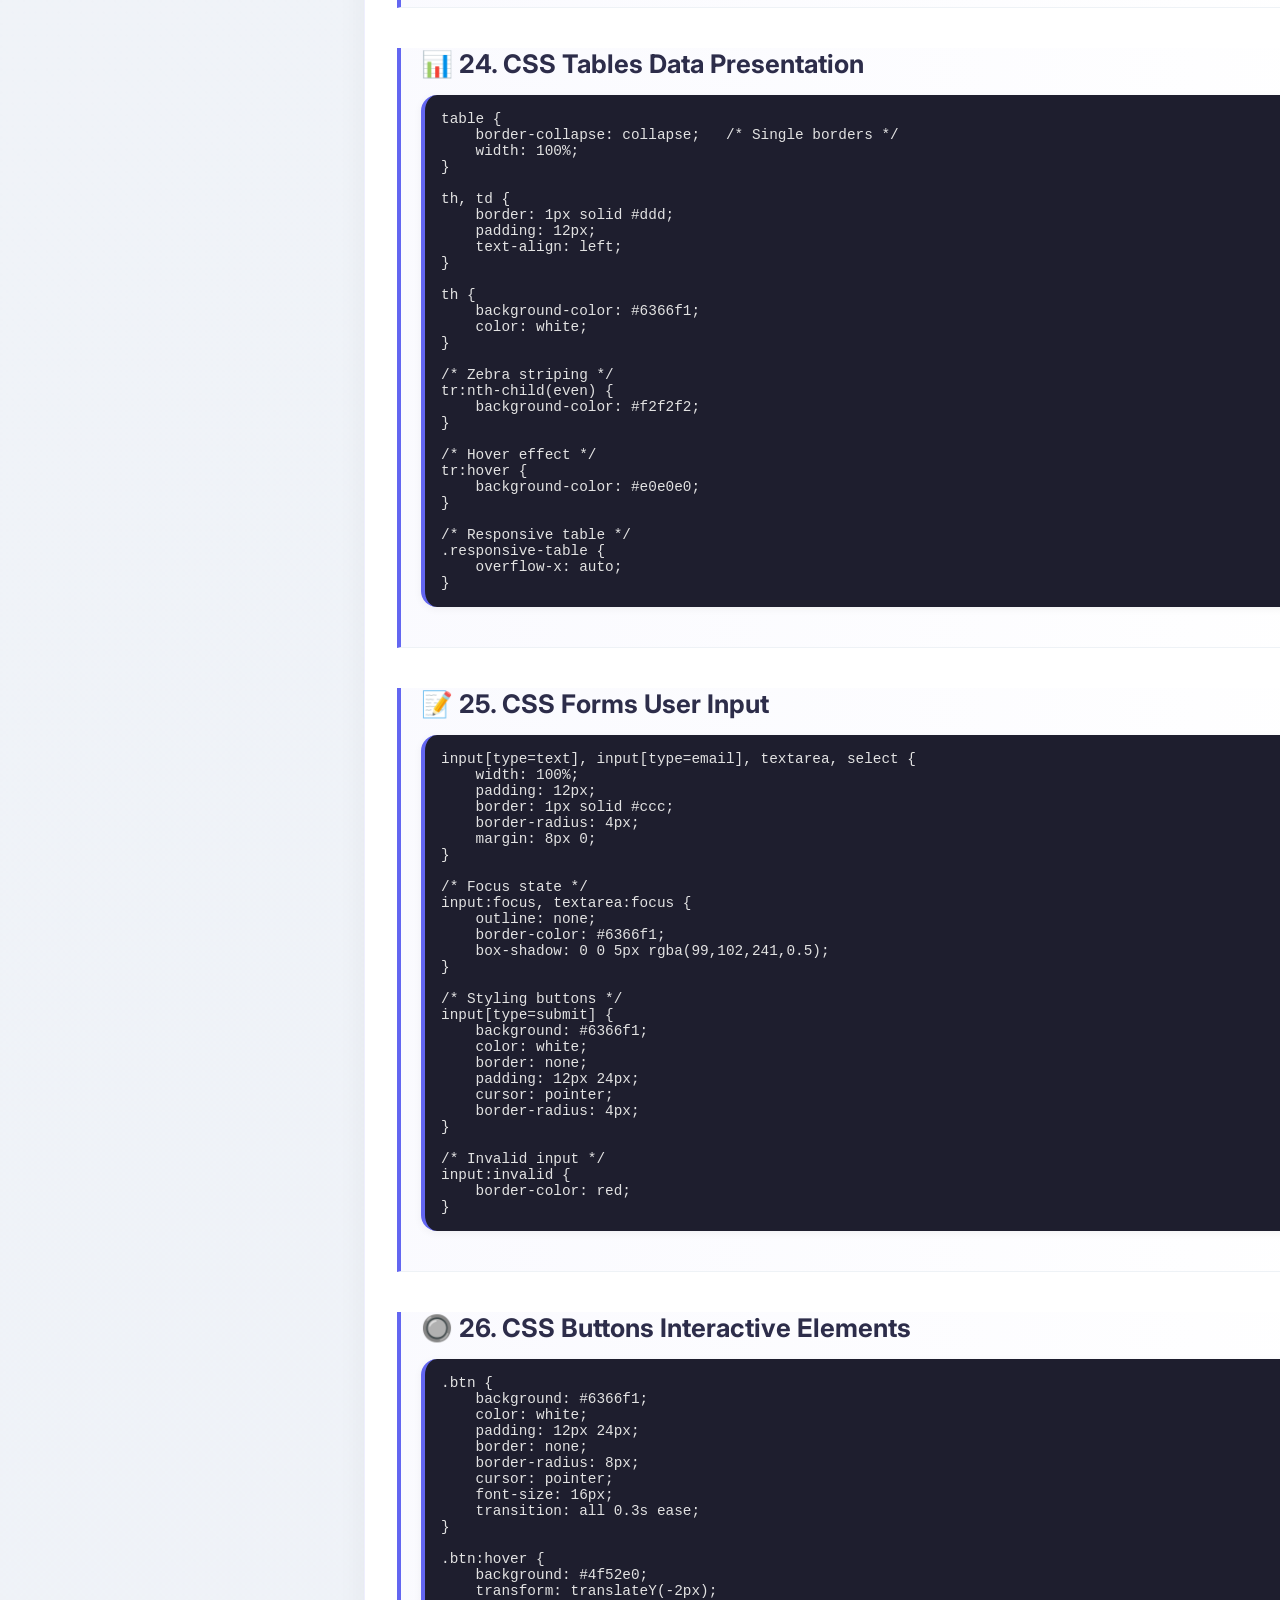
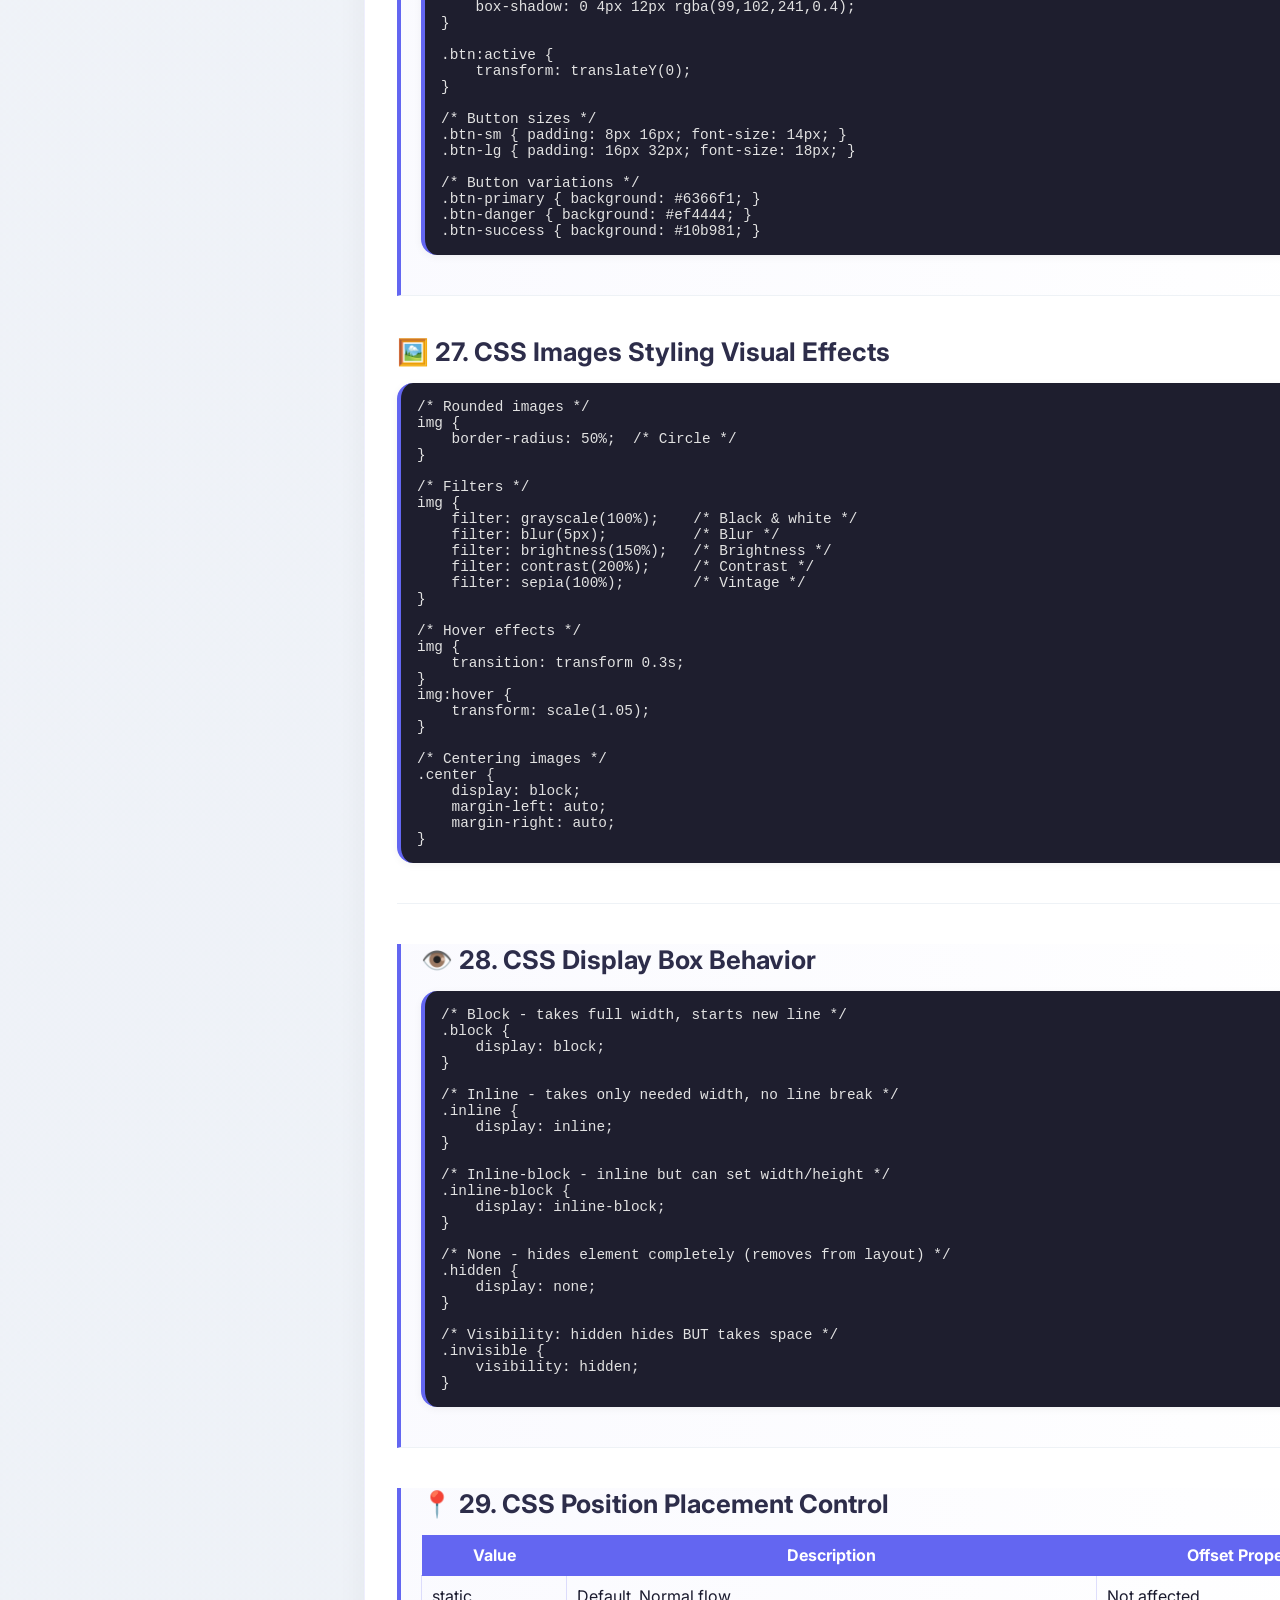
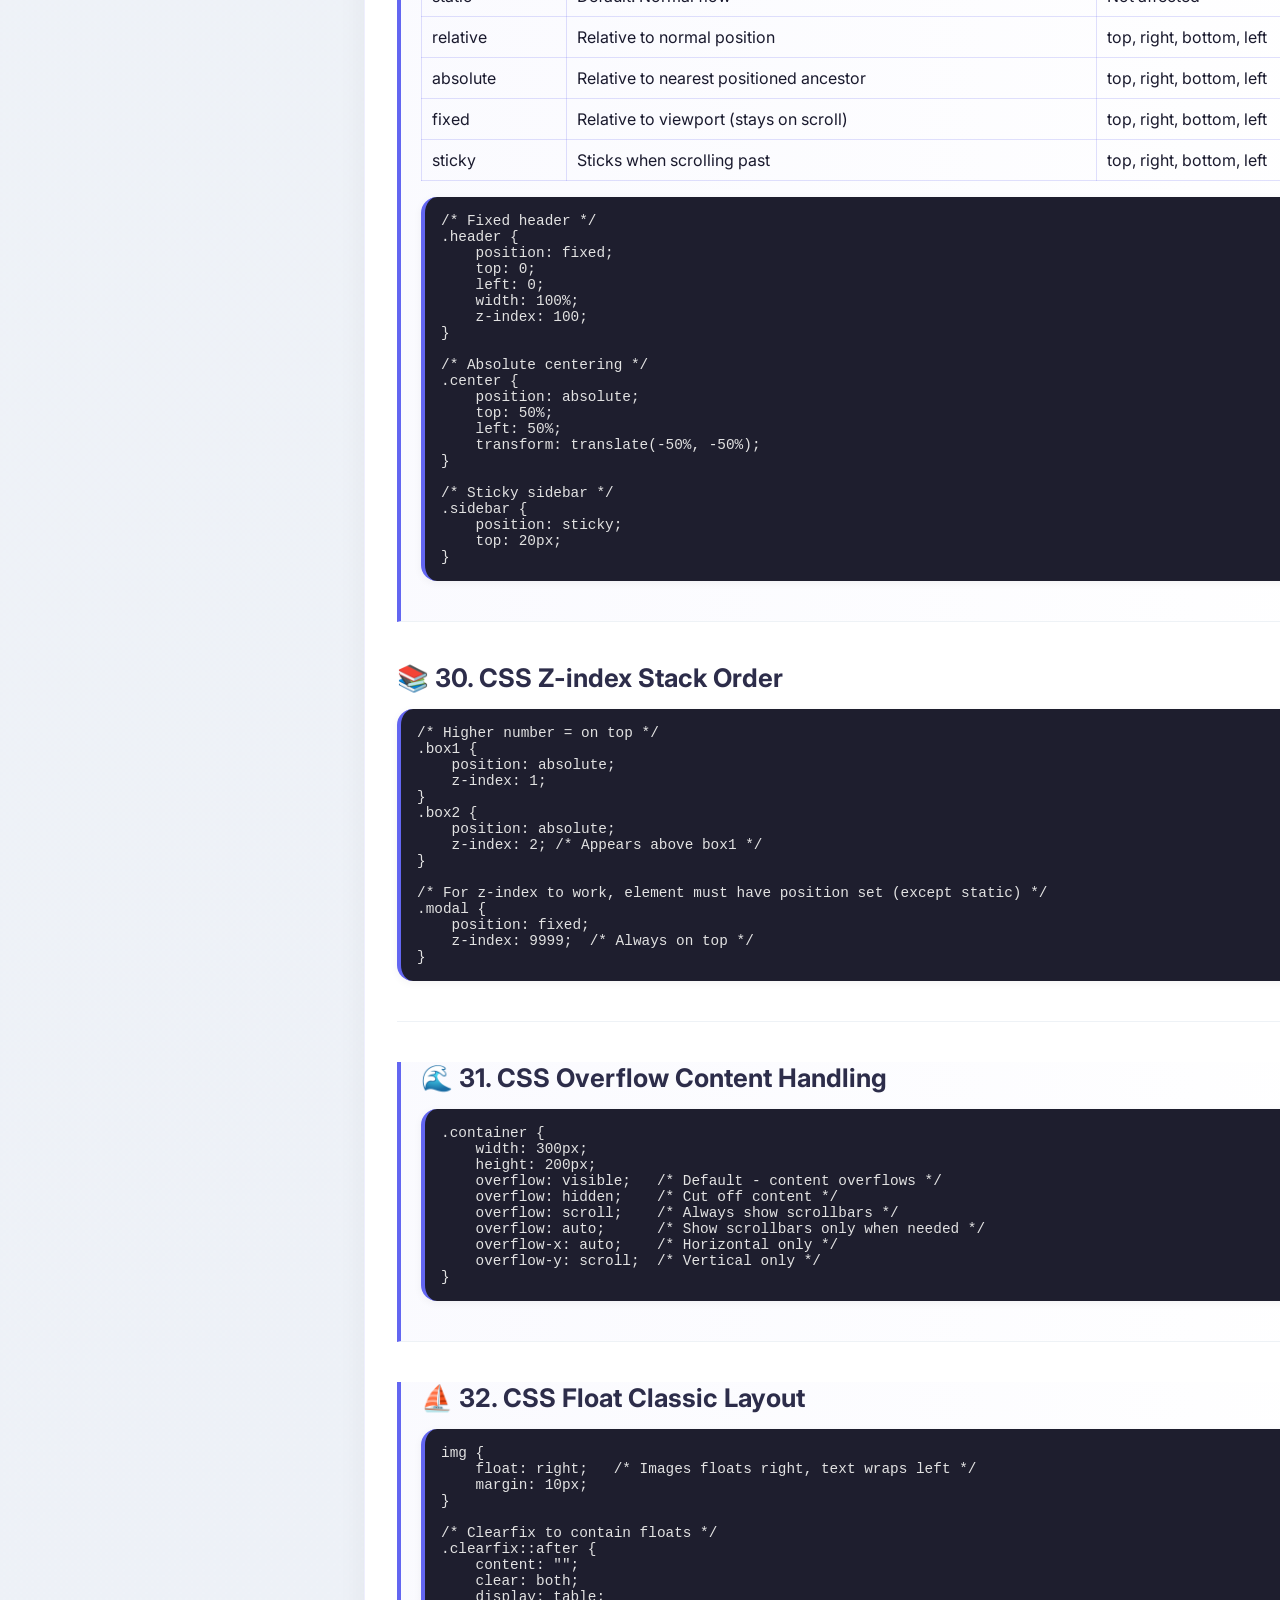
<file: css.html>
<!DOCTYPE html>
<html lang="en">

<head>
  <meta charset="UTF-8">
  <meta name="viewport" content="width=device-width, initial-scale=1.0">
  <title>SyntaxLab | Learn CSS - Complete Tutorial</title>
  <link rel="stylesheet" href="style.css">
  <link rel="stylesheet" href="https://cdnjs.cloudflare.com/ajax/libs/font-awesome/6.0.0-beta3/css/all.min.css">
  <style>
    /* Additional styles for better learning experience */
    .info-box {
      background: rgba(99, 102, 241, 0.08);
      border-left: 4px solid #6366f1;
      padding: 1rem;
      margin: 1rem 0;
      border-radius: 12px;
    }

    .tip-box {
      background: rgba(16, 185, 129, 0.08);
      border-left: 4px solid #10b981;
      padding: 1rem;
      margin: 1rem 0;
      border-radius: 12px;
    }

    .warning-box {
      background: rgba(245, 158, 11, 0.08);
      border-left: 4px solid #f59e0b;
      padding: 1rem;
      margin: 1rem 0;
      border-radius: 12px;
    }

    .comparison-table {
      width: 100%;
      border-collapse: collapse;
      margin: 1rem 0;
    }

    .comparison-table th {
      background: #6366f1;
      color: white;
      padding: 10px;
    }

    .comparison-table td {
      border: 1px solid rgba(99, 102, 241, 0.2);
      padding: 10px;
    }

    .practice-card {
      background: linear-gradient(135deg, rgba(99, 102, 241, 0.05), rgba(236, 72, 153, 0.05));
      border-radius: 16px;
      padding: 1.2rem;
      margin: 1.2rem 0;
      border: 1px solid rgba(99, 102, 241, 0.2);
    }

    .grid-2col {
      display: grid;
      grid-template-columns: 1fr 1fr;
      gap: 1rem;
      margin: 1rem 0;
    }

    @media (max-width: 600px) {
      .grid-2col {
        grid-template-columns: 1fr;
      }
    }

    /* Sidebar scrolling styles */
    .topic-list li {
      transition: all 0.3s ease;
      cursor: pointer;
      padding: 0.8rem 0;
      border-bottom: 1px solid rgba(99, 102, 241, 0.1);
      font-size: 0.85rem;
      display: flex;
      align-items: center;
      gap: 10px;
      color: #4a4a6a;
      font-weight: 500;
    }

    .topic-list li:hover {
      color: #6366f1;
      transform: translateX(8px);
      background: rgba(99, 102, 241, 0.05);
      border-radius: 8px;
      padding-left: 8px;
    }

    .topic-list li.active-topic {
      background: rgba(99, 102, 241, 0.15);
      border-radius: 8px;
      color: #6366f1;
      font-weight: 700;
    }

    html {
      scroll-behavior: smooth;
      scroll-padding-top: 80px;
    }

    .topic-section {
      scroll-margin-top: 90px;
    }

    kbd {
      background: #f0f0f0;
      border-radius: 4px;
      padding: 2px 6px;
      font-family: monospace;
      font-size: 0.85rem;
      border: 1px solid #ccc;
    }
  </style>
</head>

<body>

  <nav class="navbar">
    <div class="nav-container">
      <div class="logo-area" onclick="location.href='index.html'">
        <div class="logo-icon"><i class="fab fa-css3-alt"></i></div>
        <span class="logo-text">SyntaxLab</span>
      </div>
      <div class="nav-links">
        <a href="index.html" class="nav-link">Home</a>
      </div>
    </div>
  </nav>

  <div class="language-container">
    <div class="language-header">
      <h1>Learn CSS <span class="badge">Complete Tutorial</span></h1>
      <p class="intro">CSS (Cascading Style Sheets) is the language we use to style HTML elements. Click any topic in
        the sidebar to jump directly to that section!</p>
    </div>

    <div class="content-grid">
      <aside class="topics-sidebar">
        <h3><i class="fas fa-list-ul"></i> Topics</h3>
        <ul class="topic-list" id="topicList">
          <!-- 🔰 Basics (Foundation) -->
          <li data-target="section1"><i class="fas fa-info-circle"></i> 1. CSS Introduction</li>
          <li data-target="section2"><i class="fas fa-code"></i> 2. CSS Syntax</li>
          <li data-target="section3"><i class="fas fa-mouse-pointer"></i> 3. CSS Selectors</li>
          <li data-target="section4"><i class="fas fa-file-code"></i> 4. CSS Types</li>
          <li data-target="section5"><i class="fas fa-comment"></i> 5. CSS Comments</li>
          <li data-target="section6"><i class="fas fa-palette"></i> 6. CSS Colors</li>
          <li data-target="section7"><i class="fas fa-ruler"></i> 7. CSS Units</li>
          <!-- 📦 Box Model & Layout -->
          <li data-target="section8"><i class="fas fa-cube"></i> 8. CSS Box Model</li>
          <li data-target="section9"><i class="fas fa-arrows-alt"></i> 9. CSS Width & Height</li>
          <li data-target="section10"><i class="fas fa-arrow-left"></i> 10. CSS Margin</li>
          <li data-target="section11"><i class="fas fa-expand-alt"></i> 11. CSS Padding</li>
          <li data-target="section12"><i class="fas fa-border-all"></i> 12. CSS Border</li>
          <li data-target="section13"><i class="fas fa-square"></i> 13. CSS Outline</li>
          <li data-target="section14"><i class="fas fa-box"></i> 14. CSS Box-Sizing</li>
          <!-- 🎨 Styling & Design -->
          <li data-target="section15"><i class="fas fa-image"></i> 15. CSS Backgrounds</li>
          <li data-target="section16"><i class="fas fa-chart-line"></i> 16. CSS Gradients</li>
          <li data-target="section17"><i class="fas fa-text-height"></i> 17. CSS Text Effects</li>
          <li data-target="section18"><i class="fas fa-font"></i> 18. CSS Fonts</li>
          <li data-target="section19"><i class="fas fa-icons"></i> 19. CSS Icons</li>
          <li data-target="section20"><i class="fas fa-moon"></i> 20. CSS Shadows</li>
          <li data-target="section21"><i class="fas fa-eye"></i> 21. CSS Opacity</li>
          <!-- 🔗 Elements Styling -->
          <li data-target="section22"><i class="fas fa-link"></i> 22. CSS Links</li>
          <li data-target="section23"><i class="fas fa-list"></i> 23. CSS Lists</li>
          <li data-target="section24"><i class="fas fa-table"></i> 24. CSS Tables</li>
          <li data-target="section25"><i class="fas fa-window-maximize"></i> 25. CSS Forms</li>
          <li data-target="section26"><i class="fas fa-cube"></i> 26. CSS Buttons</li>
          <li data-target="section27"><i class="fas fa-image"></i> 27. CSS Images Styling</li>
          <!-- 📐 Layout Control -->
          <li data-target="section28"><i class="fas fa-eye"></i> 28. CSS Display</li>
          <li data-target="section29"><i class="fas fa-arrows-alt"></i> 29. CSS Position</li>
          <li data-target="section30"><i class="fas fa-layer-group"></i> 30. CSS Z-index</li>
          <li data-target="section31"><i class="fas fa-water"></i> 31. CSS Overflow</li>
          <li data-target="section32"><i class="fas fa-ship"></i> 32. CSS Float</li>
          <li data-target="section33"><i class="fas fa-align-center"></i> 33. CSS Inline-block</li>
          <!-- ⚡ Advanced Selectors -->
          <li data-target="section34"><i class="fas fa-code-branch"></i> 34. CSS Combinators</li>
          <li data-target="section35"><i class="fas fa-tag"></i> 35. CSS Attribute Selectors</li>
          <li data-target="section36"><i class="fas fa-clock"></i> 36. CSS Pseudo-classes</li>
          <li data-target="section37"><i class="fas fa-magic"></i> 37. CSS Pseudo-elements</li>
          <!-- ✨ Effects & Animations -->
          <li data-target="section38"><i class="fas fa-exchange-alt"></i> 38. CSS Transitions</li>
          <li data-target="section39"><i class="fas fa-play-circle"></i> 39. CSS Animations</li>
          <li data-target="section40"><i class="fas fa-arrows-alt"></i> 40. CSS 2D Transforms</li>
          <li data-target="section41"><i class="fas fa-cube"></i> 41. CSS 3D Transforms</li>
          <!-- 📱 Modern Layout Systems -->
          <li data-target="section42"><i class="fas fa-arrows-alt-h"></i> 42. CSS Flexbox</li>
          <li data-target="section43"><i class="fas fa-th"></i> 43. CSS Grid</li>
          <!-- 📲 Responsive Design -->
          <li data-target="section44"><i class="fas fa-mobile-alt"></i> 44. Media Queries</li>
          <li data-target="section45"><i class="fas fa-tablet-alt"></i> 45. Responsive Grid</li>
          <li data-target="section46"><i class="fas fa-image"></i> 46. Responsive Images</li>
          <!-- 🧠 Advanced Concepts -->
          <li data-target="section47"><i class="fas fa-database"></i> 47. CSS Variables</li>
          <li data-target="section48"><i class="fas fa-chart-simple"></i> 48. CSS Specificity</li>
          <li data-target="section49"><i class="fas fa-exclamation-triangle"></i> 49. CSS !important</li>
          <li data-target="section50"><i class="fas fa-universal-access"></i> 50. CSS Accessibility</li>
        </ul>
        <div class="progress-wrapper">
          <div class="progress-label">
            <span><i class="fas fa-chart-line"></i> Learning Progress</span>
            <span class="progress-percent">0%</span>
          </div>
          <div class="progress-bar">
            <div class="progress-fill"></div>
          </div>
          <div class="reset-progress">
            <button class="reset-btn" id="hardResetBtn"><i class="fas fa-sync-alt"></i> Reset Progress</button>
          </div>
        </div>
        <p style="font-size: 0.7rem; text-align: center; margin-top: 10px; color: #6a6a8a;">
          <i class="fas fa-mouse-pointer"></i> Click any topic to scroll
        </p>
      </aside>


      <main class="main-content">
        <!-- ===== SECTION 1: CSS INTRODUCTION ===== -->
        <div class="topic-section" id="section1">
          <h2>🎨 1. CSS Introduction <span class="section-badge">Foundation</span></h2>
          <p><strong>CSS (Cascading Style Sheets)</strong> is the language we use to style HTML elements. It controls
            colors, fonts, layouts, and responsive design.</p>

          <div class="info-box">
            <i class="fas fa-lightbulb"></i> <strong>What makes CSS powerful?</strong>
            <ul>
              <li>Separates content (HTML) from presentation (CSS)</li>
              <li>One CSS file can style an entire website</li>
              <li>Enables responsive designs for all devices</li>
              <li>Saves time and makes maintenance easy</li>
            </ul>
          </div>

          <div class="code-block">
            <pre>/* CSS Example - Styling a webpage */
body {
    background-color: lightblue;  /* Page background */
}

h1 {
    color: white;                 /* Heading color */
    text-align: center;          /* Center alignment */
}

p {
    font-family: verdana;        /* Font style */
    font-size: 20px;             /* Text size */
}</pre>
          </div>

          <div class="practice-card">
            <h4><i class="fas fa-pencil-alt"></i> Try It Yourself:</h4>
            <p>Create a <code>style.css</code> file and link it to your HTML. Change the body background to your
              favorite color!</p>
          </div>

          <details>
            <summary><i class="fas fa-question-circle"></i> Why "Cascading"?</summary>
            <p>"Cascading" refers to the order of priority when multiple CSS rules apply to the same element. Styles
              cascade from top to bottom, with later rules overriding earlier ones unless specificity rules apply.</p>
          </details>
        </div>

        <!-- ===== SECTION 2: CSS SYNTAX ===== -->
        <div class="topic-section" id="section2">
          <h2>📝 2. CSS Syntax <span class="section-badge">Structure</span></h2>
          <p>A CSS rule consists of a <strong>selector</strong> and a <strong>declaration block</strong>.</p>

          <div class="info-box">
            <i class="fas fa-code"></i> <strong>Syntax Structure:</strong>
            <code>selector { property: value; }</code>
          </div>

          <div class="code-block">
            <pre>/* Selector (targets HTML elements) */
p {
    color: red;           /* Property: value */
    text-align: center;   /* Multiple declarations */
}</pre>
          </div>

          <div class="grid-2col">
            <div class="tip-box">
              <i class="fas fa-graduation-cap"></i> <strong>Key Points:</strong>
              <ul>
                <li>Selectors point to HTML elements</li>
                <li>Declaration block = { }</li>
                <li>Each declaration ends with semicolon (;)</li>
                <li>Property and value separated by colon (:)</li>
              </ul>
            </div>
            <div class="warning-box">
              <i class="fas fa-exclamation-triangle"></i> <strong>Common Mistakes:</strong>
              <ul>
                <li>Missing semicolons between declarations</li>
                <li>Forgetting closing curly brace }</li>
                <li>Misspelled property names</li>
              </ul>
            </div>
          </div>
        </div>

        <!-- ===== SECTION 3: CSS SELECTORS ===== -->
        <div class="topic-section" id="section3">
          <h2>🎯 3. CSS Selectors <span class="section-badge">Targeting Elements</span></h2>
          <p>Selectors "find" HTML elements to style. There are 5 main categories:</p>

          <table class="comparison-table">
            <tr>
              <th>Selector Type</th>
              <th>Example</th>
              <th>Description</th>
            </tr>
            <tr>
              <td>Element</td>
              <td>p { }</td>
              <td>Selects all &lt;p&gt; elements</td>
            </tr>
            <tr>
              <td>ID (#)</td>
              <td>#header { }</td>
              <td>Selects element with id="header" (unique)</td>
            </tr>
            <tr>
              <td>Class (.)</td>
              <td>.card { }</td>
              <td>Selects all elements with class="card"</td>
            </tr>
            <tr>
              <td>Universal (*)</td>
              <td>* { }</td>
              <td>Selects ALL elements</td>
            </tr>
            <tr>
              <td>Grouping (,)</td>
              <td>h1, h2, h3 { }</td>
              <td>Selects multiple elements</td>
            </tr>
          </table>

          <div class="code-block">
            <pre>/* Element selector */
p { color: blue; }

/* ID selector (unique) */
#intro { font-size: 20px; }

/* Class selector (reusable) */
.highlight { background: yellow; }

/* Multiple classes */
&lt;p class="highlight large"&gt;Text&lt;/p&gt;</pre>
          </div>

          <div class="practice-card">
            <h4><i class="fas fa-challenge"></i> Challenge:</h4>
            <p>Create a class called "btn" that gives buttons a blue background, white text, padding, and rounded
              corners!</p>
          </div>
        </div>

        <!-- ===== SECTION 4: CSS TYPES ===== -->
        <div class="topic-section" id="section4">
          <h2>📁 4. CSS Types <span class="section-badge">Inline | Internal | External</span></h2>

          <div class="grid-2col">
            <div class="info-box">
              <i class="fas fa-external-link-alt"></i> <strong>External CSS (Best Practice)</strong>
              <div class="code-block">
                <pre>&lt;link rel="stylesheet" href="styles.css"&gt;</pre>
              </div>
              <p>✓ Reusable across pages<br>✓ Clean HTML<br>✓ Faster loading (cached)</p>
            </div>
            <div class="info-box">
              <i class="fas fa-database"></i> <strong>Internal CSS</strong>
              <div class="code-block">
                <pre>&lt;style&gt;
  body { background: #f0f0f0; }
&lt;/style&gt;</pre>
              </div>
              <p>✓ Single page styling<br>✓ No extra HTTP requests</p>
            </div>
            <div class="info-box">
              <i class="fas fa-code"></i> <strong>Inline CSS (Highest Priority)</strong>
              <div class="code-block">
                <pre>&lt;p style="color: red;"&gt;Text&lt;/p&gt;</pre>
              </div>
              <p>✓ Quick testing<br>✗ Hard to maintain<br>✗ Not reusable</p>
            </div>
          </div>

          <div class="tip-box">
            <i class="fas fa-star"></i> <strong>Priority Order (Highest to Lowest):</strong> Inline CSS → Internal CSS →
            External CSS → Browser Defaults
          </div>
        </div>

        <!-- ===== SECTION 5: CSS COMMENTS ===== -->
        <div class="topic-section" id="section5">
          <h2>💬 5. CSS Comments <span class="section-badge">Documentation</span></h2>
          <p>Comments help explain code and temporarily disable styles.</p>
          <div class="code-block">
            <pre>/* This is a single-line comment */

/*
  This is a
  multi-line comment
*/

/* Temporarily disable a style */
p {
    /* color: red; */  /* This line is ignored */
    font-size: 16px;
}</pre>
          </div>
          <div class="tip-box"><i class="fas fa-lightbulb"></i> <strong>Pro Tip:</strong> Use comments to organize your
            CSS into sections like /* HEADER */, /* MAIN CONTENT */, /* FOOTER */.</div>
        </div>

        <!-- ===== SECTION 6: CSS COLORS ===== -->
        <div class="topic-section" id="section6">
          <h2>🎨 6. CSS Colors <span class="section-badge">4 Ways to Specify</span></h2>
          <div class="grid-2col">
            <div class="info-box"><strong>1. Color Names</strong><br>red, blue, tomato,
              coral<br><code>color: tomato;</code></div>
            <div class="info-box"><strong>2. HEX Codes</strong><br>#RRGGBB (00-FF)<br><code>color: #FF6347;</code></div>
            <div class="info-box"><strong>3.
                RGB/RGBA</strong><br>rgb(255,99,71)<br>rgba(255,99,71,0.5)<br><code>color: rgb(255, 99, 71);</code>
            </div>
            <div class="info-box"><strong>4.
                HSL/HSLA</strong><br>hsl(9,100%,64%)<br>hsla(9,100%,64%,0.5)<br><code>color: hsl(9, 100%, 64%);</code>
            </div>
          </div>
        </div>

        <!-- ===== SECTION 7: CSS UNITS ===== -->
        <div class="topic-section" id="section7">
          <h2>📏 7. CSS Units <span class="section-badge">px | % | em | rem | vh | vw</span></h2>
          <table class="comparison-table">
            <tr>
              <th>Unit</th>
              <th>Type</th>
              <th>Description</th>
              <th>Best For</th>
            </tr>
            <tr>
              <td>px</td>
              <td>Absolute</td>
              <td>Pixels (1/96 inch)</td>
              <td>Borders, small elements</td>
            </tr>
            <tr>
              <td>%</td>
              <td>Relative</td>
              <td>Percentage of parent</td>
              <td>Responsive widths</td>
            </tr>
            <tr>
              <td>em</td>
              <td>Relative</td>
              <td>Relative to parent font-size</td>
              <td>Typography within components</td>
            </tr>
            <tr>
              <td>rem</td>
              <td>Relative</td>
              <td>Relative to root font-size</td>
              <td>Accessible typography (PREFERRED)</td>
            </tr>
            <tr>
              <td>vh</td>
              <td>Viewport</td>
              <td>1% of viewport height</td>
              <td>Fullscreen sections</td>
            </tr>
            <tr>
              <td>vw</td>
              <td>Viewport</td>
              <td>1% of viewport width</td>
              <td>Responsive text scaling</td>
            </tr>
          </table>
          <div class="code-block">
            <pre>html { font-size: 16px; }  /* 1rem = 16px */
h1 { font-size: 2rem; }    /* 32px */
.container { width: 80%; } /* 80% of parent width */
.hero { height: 100vh; }   /* Full viewport height */</pre>
          </div>
          <div class="tip-box"><i class="fas fa-universal-access"></i> <strong>Accessibility Tip:</strong> Use rem for
            font sizes so users can adjust text size in browser settings!</div>
        </div>

        <!-- ===== SECTION 8: CSS BOX MODEL ===== -->
        <div class="topic-section" id="section8">
          <h2>📦 8. CSS Box Model <span class="section-badge">Every element is a box!</span></h2>
          <div class="info-box"><i class="fas fa-cube"></i> <strong>The Box Model consists of:</strong>
            <ul>
              <li><strong>Content</strong> - The actual content (text/images)</li>
              <li><strong>Padding</strong> - Space inside the border</li>
              <li><strong>Border</strong> - The edge around padding</li>
              <li><strong>Margin</strong> - Space outside the border</li>
            </ul>
          </div>
          <div class="code-block">
            <pre>.box {
    width: 300px;
    padding: 20px;   /* Adds space INSIDE */
    border: 2px solid black;
    margin: 10px;    /* Adds space OUTSIDE */
}</pre>
          </div>
        </div>

        <!-- ===== SECTION 9: CSS WIDTH & HEIGHT ===== -->
        <div class="topic-section" id="section9">
          <h2>📐 9. CSS Width & Height <span class="section-badge">Sizing Elements</span></h2>
          <div class="code-block">
            <pre>div {
    width: 300px;           /* Fixed width */
    height: 200px;          /* Fixed height */
    max-width: 100%;        /* Responsive max width */
    min-height: 100px;      /* Minimum height */
    width: auto;            /* Browser calculates */
}</pre>
          </div>
          <div class="tip-box">Use max-width instead of width for responsive images!</div>
        </div>

        <!-- ===== SECTION 10: CSS MARGIN ===== -->
        <div class="topic-section" id="section10">
          <h2>⬅️ 10. CSS Margin <span class="section-badge">Space Outside</span></h2>
          <div class="code-block">
            <pre>/* All four sides */
margin: 10px;

/* Top/Bottom Left/Right */
margin: 10px 20px;

/* Top Right Bottom Left (clockwise) */
margin: 10px 20px 30px 40px;

/* Individual sides */
margin-top: 10px;
margin-right: 20px;
margin-bottom: 30px;
margin-left: 40px;

/* Auto centering */
margin: 0 auto;  /* Centers block elements */</pre>
          </div>
          <div class="warning-box">Margin collapses vertically - space between elements = larger margin, not sum!</div>
        </div>

        <!-- ===== SECTION 11: CSS PADDING ===== -->
        <div class="topic-section" id="section11">
          <h2>📏 11. CSS Padding <span class="section-badge">Space Inside</span></h2>
          <div class="code-block">
            <pre>/* All four sides */
padding: 10px;

/* Top/Bottom Left/Right */
padding: 10px 20px;

/* Top Right Bottom Left */
padding: 10px 20px 30px 40px;

/* Individual sides (unlike margin, padding NEVER collapses) */
padding-top: 10px;
padding-right: 20px;
padding-bottom: 30px;
padding-left: 40px;</pre>
          </div>
          <div class="tip-box">Padding increases the element's total size, so adjust width accordingly!</div>
        </div>

        <!-- ===== SECTION 12: CSS BORDER ===== -->
        <div class="topic-section" id="section12">
          <h2>🖌️ 12. CSS Border <span class="section-badge">The Edge</span></h2>
          <div class="code-block">
            <pre>/* Shorthand: width style color */
border: 2px solid black;

/* Border styles: solid, dotted, dashed, double, groove, ridge, inset, outset, none */
border: 3px dotted red;

/* Individual sides */
border-top: 1px solid blue;
border-bottom: 2px dashed green;

/* Rounded corners */
border-radius: 10px;           /* All corners */
border-radius: 10px 20px;      /* TopLeft/BottomRight TopRight/BottomLeft */
border-radius: 50%;            /* Circle */</pre>
          </div>
        </div>

        <!-- ===== SECTION 13: CSS OUTLINE ===== -->
        <div class="topic-section" id="section13">
          <h2>🔲 13. CSS Outline <span class="section-badge">Outside Border</span></h2>
          <div class="code-block">
            <pre>/* Outline doesn't affect layout */
outline: 2px solid red;
outline-width: 3px;
outline-style: dotted;
outline-color: blue;
outline-offset: 5px;  /* Space between border and outline */</pre>
          </div>
          <div class="warning-box">Outline is NOT part of the box model - it doesn't take space or affect layout!</div>
        </div>

        <!-- ===== SECTION 14: CSS BOX-SIZING ===== -->
        <div class="topic-section" id="section14">
          <h2>📦 14. CSS Box-Sizing <span class="section-badge">Life-Changing!</span></h2>
          <div class="code-block">
            <pre>/* Default - content-box */
.box {
    width: 300px;
    padding: 20px;    /* Total width = 340px! */
}

/* Better - border-box (RECOMMENDED) */
.box {
    box-sizing: border-box;
    width: 300px;
    padding: 20px;    /* Total width = 300px */
}

/* Reset for all elements */
*,
*::before,
*::after {
    box-sizing: border-box;
}</pre>
          </div>
          <div class="tip-box"><i class="fas fa-star"></i> Always use border-box! It makes layout predictable!</div>
        </div>

        <!-- ===== SECTION 15: CSS BACKGROUNDS ===== -->
        <div class="topic-section" id="section15">
          <h2>🖼️ 15. CSS Backgrounds <span class="section-badge">Visual Depth</span></h2>
          <div class="code-block">
            <pre>body {
    background-color: #f0f0f0;           /* Solid color */
    background-image: url('pattern.png'); /* Image */
    background-repeat: repeat-x;          /* Repeat horizontally */
    background-position: center;          /* Position */
    background-size: cover;               /* Cover entire area */
    background-attachment: fixed;         /* Parallax effect */
    background: linear-gradient(red, blue); /* Gradient shorhand */
}</pre>
          </div>
        </div>

        <!-- ===== SECTION 16: CSS GRADIENTS ===== -->
        <div class="topic-section" id="section16">
          <h2>🌈 16. CSS Gradients <span class="section-badge">Smooth Transitions</span></h2>
          <div class="code-block">
            <pre>/* Linear Gradient */
.gradient1 {
    background: linear-gradient(to right, red, blue);
}
.gradient2 {
    background: linear-gradient(45deg, red, yellow, green);
}

/* Radial Gradient */
.gradient3 {
    background: radial-gradient(circle, red, blue);
}

/* Conic Gradient */
.gradient4 {
    background: conic-gradient(red, yellow, green, blue, purple);
}

/* Multiple colors with stops */
.gradient5 {
    background: linear-gradient(red 0%, orange 50%, yellow 100%);
}</pre>
          </div>
        </div>

        <!-- ===== SECTION 17: CSS TEXT EFFECTS ===== -->
        <div class="topic-section" id="section17">
          <h2>✍️ 17. CSS Text Effects <span class="section-badge">Typography Magic</span></h2>
          <div class="code-block">
            <pre>/* Text Overflow (ellipsis) */
.ellipsis {
    white-space: nowrap;
    overflow: hidden;
    text-overflow: ellipsis;  /* Shows ... */
    width: 200px;
}

/* Word Breaking */
.wrap {
    word-wrap: break-word;     /* Break long words */
    word-break: break-all;     /* Break anywhere */
}

/* Text Shadow */
.shadow {
    text-shadow: 2px 2px 4px rgba(0,0,0,0.5);
    text-shadow: 0 0 3px #FF0000, 0 0 5px #0000FF; /* Multiple */
}</pre>
          </div>
        </div>

        <!-- ===== SECTION 18: CSS FONTS ===== -->
        <div class="topic-section" id="section18">
          <h2>🔤 18. CSS Fonts <span class="section-badge">Typography</span></h2>
          <div class="code-block">
            <pre>/* Google Fonts */
@import url('https://fonts.googleapis.com/css2?family=Open+Sans');

body {
    font-family: 'Open Sans', sans-serif;
    font-weight: bold;        /* or 700 */
    font-style: italic;
    font-size: 1rem;          /* 16px base */
    line-height: 1.5;         /* Space between lines */
    letter-spacing: 1px;      /* Space between letters */
}

/* Web Safe Fonts */
body {
    font-family: Arial, Helvetica, sans-serif;
}</pre>
          </div>
        </div>

        <!-- ===== SECTION 19: CSS ICONS ===== -->
        <div class="topic-section" id="section19">
          <h2>⭐ 19. CSS Icons <span class="section-badge">Visual Elements</span></h2>
          <div class="code-block">
            <pre>&lt;!-- Font Awesome (most popular) --&gt;
&lt;link rel="stylesheet" href="https://cdnjs.cloudflare.com/ajax/libs/font-awesome/6.0.0-beta3/css/all.min.css"&gt;

&lt;i class="fas fa-heart"&gt;&lt;/i&gt;
&lt;i class="fas fa-home"&gt;&lt;/i&gt;

/* Style icons */
i {
    color: red;
    font-size: 24px;
    margin: 10px;
}</pre>
          </div>
        </div>

        <!-- ===== SECTION 20: CSS SHADOWS ===== -->
        <div class="topic-section" id="section20">
          <h2>🌑 20. CSS Shadows <span class="section-badge">Depth & Dimension</span></h2>
          <div class="code-block">
            <pre>/* Box Shadow: offset-x | offset-y | blur-radius | spread-radius | color */
.card {
    box-shadow: 5px 5px 10px rgba(0,0,0,0.3);
    box-shadow: 0 10px 20px rgba(0,0,0,0.2), 0 6px 6px rgba(0,0,0,0.1); /* Multiple */
    box-shadow: inset 0 0 10px rgba(0,0,0,0.5); /* Inner shadow */
}

/* Text Shadow */
h1 {
    text-shadow: 2px 2px 4px #000000;
}</pre>
          </div>
        </div>

        <!-- ===== SECTION 21: CSS OPACITY ===== -->
        <div class="topic-section" id="section21">
          <h2>👁️ 21. CSS Opacity <span class="section-badge">Transparency</span></h2>
          <div class="code-block">
            <pre>img {
    opacity: 0.5;  /* 50% transparent */
}

img:hover {
    opacity: 1;    /* Fully opaque on hover */
}

/* Fade in effect */
.fade {
    opacity: 0;
    transition: opacity 0.5s;
}
.fade:hover {
    opacity: 1;
}</pre>
          </div>
        </div>

        <!-- ===== SECTION 22: CSS LINKS ===== -->
        <div class="topic-section" id="section22">
          <h2>🔗 22. CSS Links <span class="section-badge">Interactive States</span></h2>
          <div class="code-block">
            <pre>/* Order matters: LVHA */
a:link {
    color: blue;           /* Unvisited link */
}
a:visited {
    color: purple;         /* Visited link */
}
a:hover {
    color: red;            /* Mouse over */
    text-decoration: underline;
}
a:active {
    color: green;          /* Clicking moment */
}

/* Style as buttons */
a.button {
    background-color: #6366f1;
    color: white;
    padding: 12px 24px;
    text-decoration: none;
    border-radius: 8px;
}
a.button:hover {
    background-color: #4f52e0;
}</pre>
          </div>
        </div>

        <!-- ===== SECTION 23: CSS LISTS ===== -->
        <div class="topic-section" id="section23">
          <h2>📋 23. CSS Lists <span class="section-badge">Bullet Styling</span></h2>
          <div class="code-block">
            <pre>ul {
    list-style-type: square;        /* disc, circle, square, none */
    list-style-image: url('bullet.png');
    list-style-position: inside;    /* or outside */
}

/* Navigation menu */
.nav-menu {
    list-style: none;
    padding: 0;
    margin: 0;
}
.nav-menu li {
    display: inline-block;
    margin: 0 10px;
}</pre>
          </div>
        </div>

        <!-- ===== SECTION 24: CSS TABLES ===== -->
        <div class="topic-section" id="section24">
          <h2>📊 24. CSS Tables <span class="section-badge">Data Presentation</span></h2>
          <div class="code-block">
            <pre>table {
    border-collapse: collapse;   /* Single borders */
    width: 100%;
}

th, td {
    border: 1px solid #ddd;
    padding: 12px;
    text-align: left;
}

th {
    background-color: #6366f1;
    color: white;
}

/* Zebra striping */
tr:nth-child(even) {
    background-color: #f2f2f2;
}

/* Hover effect */
tr:hover {
    background-color: #e0e0e0;
}

/* Responsive table */
.responsive-table {
    overflow-x: auto;
}</pre>
          </div>
        </div>

        <!-- ===== SECTION 25: CSS FORMS ===== -->
        <div class="topic-section" id="section25">
          <h2>📝 25. CSS Forms <span class="section-badge">User Input</span></h2>
          <div class="code-block">
            <pre>input[type=text], input[type=email], textarea, select {
    width: 100%;
    padding: 12px;
    border: 1px solid #ccc;
    border-radius: 4px;
    margin: 8px 0;
}

/* Focus state */
input:focus, textarea:focus {
    outline: none;
    border-color: #6366f1;
    box-shadow: 0 0 5px rgba(99,102,241,0.5);
}

/* Styling buttons */
input[type=submit] {
    background: #6366f1;
    color: white;
    border: none;
    padding: 12px 24px;
    cursor: pointer;
    border-radius: 4px;
}

/* Invalid input */
input:invalid {
    border-color: red;
}</pre>
          </div>
        </div>

        <!-- ===== SECTION 26: CSS BUTTONS ===== -->
        <div class="topic-section" id="section26">
          <h2>🔘 26. CSS Buttons <span class="section-badge">Interactive Elements</span></h2>
          <div class="code-block">
            <pre>.btn {
    background: #6366f1;
    color: white;
    padding: 12px 24px;
    border: none;
    border-radius: 8px;
    cursor: pointer;
    font-size: 16px;
    transition: all 0.3s ease;
}

.btn:hover {
    background: #4f52e0;
    transform: translateY(-2px);
    box-shadow: 0 4px 12px rgba(99,102,241,0.4);
}

.btn:active {
    transform: translateY(0);
}

/* Button sizes */
.btn-sm { padding: 8px 16px; font-size: 14px; }
.btn-lg { padding: 16px 32px; font-size: 18px; }

/* Button variations */
.btn-primary { background: #6366f1; }
.btn-danger { background: #ef4444; }
.btn-success { background: #10b981; }</pre>
          </div>
        </div>

        <!-- ===== SECTION 27: CSS IMAGES ===== -->
        <div class="topic-section" id="section27">
          <h2>🖼️ 27. CSS Images Styling <span class="section-badge">Visual Effects</span></h2>
          <div class="code-block">
            <pre>/* Rounded images */
img {
    border-radius: 50%;  /* Circle */
}

/* Filters */
img {
    filter: grayscale(100%);    /* Black & white */
    filter: blur(5px);          /* Blur */
    filter: brightness(150%);   /* Brightness */
    filter: contrast(200%);     /* Contrast */
    filter: sepia(100%);        /* Vintage */
}

/* Hover effects */
img {
    transition: transform 0.3s;
}
img:hover {
    transform: scale(1.05);
}

/* Centering images */
.center {
    display: block;
    margin-left: auto;
    margin-right: auto;
}</pre>
          </div>
        </div>

        <!-- ===== SECTION 28: CSS DISPLAY ===== -->
        <div class="topic-section" id="section28">
          <h2>👁️ 28. CSS Display <span class="section-badge">Box Behavior</span></h2>
          <div class="code-block">
            <pre>/* Block - takes full width, starts new line */
.block {
    display: block;
}

/* Inline - takes only needed width, no line break */
.inline {
    display: inline;
}

/* Inline-block - inline but can set width/height */
.inline-block {
    display: inline-block;
}

/* None - hides element completely (removes from layout) */
.hidden {
    display: none;
}

/* Visibility: hidden hides BUT takes space */
.invisible {
    visibility: hidden;
}</pre>
          </div>
        </div>

        <!-- ===== SECTION 29: CSS POSITION ===== -->
        <div class="topic-section" id="section29">
          <h2>📍 29. CSS Position <span class="section-badge">Placement Control</span></h2>
          <table class="comparison-table">
            <tr>
              <th>Value</th>
              <th>Description</th>
              <th>Offset Properties</th>
            </tr>
            <tr>
              <td>static</td>
              <td>Default. Normal flow</td>
              <td>Not affected</td>
            </tr>
            <tr>
              <td>relative</td>
              <td>Relative to normal position</td>
              <td>top, right, bottom, left</td>
            </tr>
            <tr>
              <td>absolute</td>
              <td>Relative to nearest positioned ancestor</td>
              <td>top, right, bottom, left</td>
            </tr>
            <tr>
              <td>fixed</td>
              <td>Relative to viewport (stays on scroll)</td>
              <td>top, right, bottom, left</td>
            </tr>
            <tr>
              <td>sticky</td>
              <td>Sticks when scrolling past</td>
              <td>top, right, bottom, left</td>
            </tr>
          </table>
          <div class="code-block">
            <pre>/* Fixed header */
.header {
    position: fixed;
    top: 0;
    left: 0;
    width: 100%;
    z-index: 100;
}

/* Absolute centering */
.center {
    position: absolute;
    top: 50%;
    left: 50%;
    transform: translate(-50%, -50%);
}

/* Sticky sidebar */
.sidebar {
    position: sticky;
    top: 20px;
}</pre>
          </div>
        </div>

        <!-- ===== SECTION 30: CSS Z-INDEX ===== -->
        <div class="topic-section" id="section30">
          <h2>📚 30. CSS Z-index <span class="section-badge">Stack Order</span></h2>
          <div class="code-block">
            <pre>/* Higher number = on top */
.box1 {
    position: absolute;
    z-index: 1;
}
.box2 {
    position: absolute;
    z-index: 2; /* Appears above box1 */
}

/* For z-index to work, element must have position set (except static) */
.modal {
    position: fixed;
    z-index: 9999;  /* Always on top */
}</pre>
          </div>
        </div>

        <!-- ===== SECTION 31: CSS OVERFLOW ===== -->
        <div class="topic-section" id="section31">
          <h2>🌊 31. CSS Overflow <span class="section-badge">Content Handling</span></h2>
          <div class="code-block">
            <pre>.container {
    width: 300px;
    height: 200px;
    overflow: visible;   /* Default - content overflows */
    overflow: hidden;    /* Cut off content */
    overflow: scroll;    /* Always show scrollbars */
    overflow: auto;      /* Show scrollbars only when needed */
    overflow-x: auto;    /* Horizontal only */
    overflow-y: scroll;  /* Vertical only */
}</pre>
          </div>
        </div>

        <!-- ===== SECTION 32: CSS FLOAT ===== -->
        <div class="topic-section" id="section32">
          <h2>⛵ 32. CSS Float <span class="section-badge">Classic Layout</span></h2>
          <div class="code-block">
            <pre>img {
    float: right;   /* Images floats right, text wraps left */
    margin: 10px;
}

/* Clearfix to contain floats */
.clearfix::after {
    content: "";
    clear: both;
    display: table;
}

/* Clear property */
.clear {
    clear: both;    /* No floating elements allowed on sides */
    clear: left;    /* No left floating */
    clear: right;   /* No right floating */
}</pre>
          </div>
        </div>

        <!-- ===== SECTION 33: CSS INLINE-BLOCK ===== -->
        <div class="topic-section" id="section33">
          <h2>📐 33. CSS Inline-block <span class="section-badge">Best of Both</span></h2>
          <div class="code-block">
            <pre>.nav-item {
    display: inline-block;
    width: 100px;
    padding: 10px;
    text-align: center;
}

/* Fix whitespace issue */
nav {
    font-size: 0;  /* Remove space between inline-block elements */
}
nav li {
    font-size: 16px;  /* Reset font size */
}</pre>
          </div>
        </div>

        <!-- ===== SECTION 34: CSS COMBINATORS ===== -->
        <div class="topic-section" id="section34">
          <h2>⚡ 34. CSS Combinators <span class="section-badge">Relationships</span></h2>
          <div class="code-block">
            <pre>/* Descendant selector (space) - ALL descendants */
div p {
    color: red;
}

/* Child selector (>) - DIRECT children only */
div > p {
    color: blue;
}

/* Adjacent sibling (+) - Immediately after */
h1 + p {
    margin-top: 0;
}

/* General sibling (~) - Any after */
h1 ~ p {
    font-style: italic;
}</pre>
          </div>
        </div>

        <!-- ===== SECTION 35: CSS ATTRIBUTE SELECTORS ===== -->
        <div class="topic-section" id="section35">
          <h2>🏷️ 35. CSS Attribute Selectors <span class="section-badge">Powerful Filtering</span></h2>
          <div class="code-block">
            <pre>/* Has attribute */
a[target] {
    background: yellow;
}

/* Exact match */
input[type="text"] {
    width: 100%;
}

/* Starts with (^) */
a[href^="https"] {
    color: green;
}

/* Ends with ($) */
a[href$=".pdf"] {
    background: red;
}

/* Contains (*) */
a[href*="w3schools"] {
    font-weight: bold;
}</pre>
          </div>
        </div>

        <!-- ===== SECTION 36: CSS PSEUDO-CLASSES ===== -->
        <div class="topic-section" id="section36">
          <h2>⏰ 36. CSS Pseudo-classes <span class="section-badge">Element States</span></h2>
          <div class="code-block">
            <pre>/* Link states */
a:link, a:visited, a:hover, a:active

/* Structural */
li:first-child { }   /* First child */
li:last-child { }    /* Last child */
li:nth-child(odd) { } /* Odd items */
li:nth-child(even) { } /* Even items */
li:nth-child(3) { }    /* Third item */

/* Form states */
input:focus { }
input:checked { }
input:disabled { }
input:valid { }
input:invalid { }

/* Other */
:not(.exclude) { }
:empty { display: none; }</pre>
          </div>
        </div>

        <!-- ===== SECTION 37: CSS PSEUDO-ELEMENTS ===== -->
        <div class="topic-section" id="section37">
          <h2>✨ 37. CSS Pseudo-elements <span class="section-badge">Virtual Elements</span></h2>
          <div class="code-block">
            <pre>/* First line of text */
p::first-line {
    font-weight: bold;
}

/* First letter */
p::first-letter {
    font-size: 200%;
    color: red;
}

/* Before content */
h1::before {
    content: "★ ";
    color: gold;
}

/* After content */
h1::after {
    content: " ★";
    color: gold;
}

/* Selection color */
::selection {
    background: yellow;
    color: black;
}

/* Placeholder styling */
input::placeholder {
    color: gray;
    font-style: italic;
}</pre>
          </div>
        </div>

        <!-- ===== SECTION 38: CSS TRANSITIONS ===== -->
        <div class="topic-section" id="section38">
          <h2>🔄 38. CSS Transitions <span class="section-badge">Smooth Changes</span></h2>
          <div class="code-block">
            <pre>.button {
    background: blue;
    transition-property: all;
    transition-duration: 0.3s;
    transition-timing-function: ease-in-out;
    transition-delay: 0s;
    /* Shorthand */
    transition: all 0.3s ease-in-out;
}

.button:hover {
    background: red;
    transform: scale(1.1);
}

/* Different properties at different speeds */
.box {
    transition: background 0.3s, transform 0.5s, opacity 0.2s;
}</pre>
          </div>
        </div>

        <!-- ===== SECTION 39: CSS ANIMATIONS ===== -->
        <div class="topic-section" id="section39">
          <h2>🎬 39. CSS Animations <span class="section-badge">Complex Movements</span></h2>
          <div class="code-block">
            <pre>/* Define keyframes */
@keyframes slide {
    0% {
        transform: translateX(0);
        opacity: 0;
    }
    50% {
        transform: translateX(50px);
        opacity: 0.5;
    }
    100% {
        transform: translateX(100px);
        opacity: 1;
    }
}

@keyframes bounce {
    0%, 100% { transform: translateY(0); }
    50% { transform: translateY(-30px); }
}

/* Apply animation */
.element {
    animation-name: slide;
    animation-duration: 2s;
    animation-iteration-count: infinite;
    animation-direction: alternate;
    animation-timing-function: ease;
    /* Shorthand */
    animation: bounce 1s infinite;
}</pre>
          </div>
        </div>

        <!-- ===== SECTION 40: CSS 2D TRANSFORMS ===== -->
        <div class="topic-section" id="section40">
          <h2>🔄 40. CSS 2D Transforms <span class="section-badge">Manipulate Elements</span></h2>
          <div class="code-block">
            <pre>.box {
    transition: transform 0.3s;
}
.box:hover {
    transform: translate(50px, 20px);  /* Move */
    transform: rotate(45deg);          /* Rotate */
    transform: scale(1.5);             /* Scale up */
    transform: scale(0.5);             /* Scale down */
    transform: skew(10deg);            /* Skew (distort) */
    transform: matrix(1, 0, 0, 1, 0, 0); /* Matrix combo */
}

/* Multiple transforms */
.box:hover {
    transform: rotate(45deg) scale(1.2) translate(10px);
}</pre>
          </div>
        </div>

        <!-- ===== SECTION 41: CSS 3D TRANSFORMS ===== -->
        <div class="topic-section" id="section41">
          <h2>🧊 41. CSS 3D Transforms <span class="section-badge">Three Dimensions</span></h2>
          <div class="code-block">
            <pre>/* 3D rotate */
.card {
    transform: rotateX(30deg);   /* Tilt forward/back */
    transform: rotateY(45deg);   /* Rotate left/right */
    transform: rotateZ(15deg);   /* Rotate 2D */
}

/* 3D space */
.container {
    perspective: 500px;          /* Depth effect */
    perspective-origin: center;
}

.card {
    transform-style: preserve-3d;
    transition: transform 0.5s;
}
.card:hover {
    transform: rotateY(180deg);
}</pre>
          </div>
        </div>

        <!-- ===== SECTION 42: CSS FLEXBOX ===== -->
        <div class="topic-section" id="section42">
          <h2>💪 42. CSS Flexbox <span class="section-badge">1D Layout Master</span></h2>
          <div class="code-block">
            <pre>.container {
    display: flex;
    flex-direction: row | column | row-reverse | column-reverse;
    justify-content: flex-start | center | space-between | space-around | space-evenly;
    align-items: stretch | flex-start | flex-end | center | baseline;
    gap: 20px;
    flex-wrap: wrap;
}

/* Flex items */
.item {
    flex: 1;                    /* Grow equally */
    flex-grow: 2;               /* Grow 2x more */
    flex-shrink: 1;            /* Allow shrinking */
    flex-basis: 100px;         /* Base width */
    align-self: center;        /* Override alignment */
    order: 2;                  /* Change order */
}

/* Perfect centering */
.center {
    display: flex;
    justify-content: center;
    align-items: center;
}</pre>
          </div>
        </div>

        <!-- ===== SECTION 43: CSS GRID ===== -->
        <div class="topic-section" id="section43">
          <h2>📐 43. CSS Grid <span class="section-badge">2D Layout System</span></h2>
          <div class="code-block">
            <pre>.grid {
    display: grid;
    grid-template-columns: 200px 1fr 200px;   /* Fixed, flexible, fixed */
    grid-template-columns: repeat(3, 1fr);    /* 3 equal columns */
    grid-template-rows: auto 200px auto;
    gap: 20px;
}

/* Named areas */
.grid {
    grid-template-areas:
        "header header header"
        "sidebar main main"
        "footer footer footer";
}
.header { grid-area: header; }
.sidebar { grid-area: sidebar; }
.main { grid-area: main; }
.footer { grid-area: footer; }

/* Spanning columns */
.item {
    grid-column: span 2;      /* Take 2 columns */
    grid-row: 1 / 3;          /* Rows 1 to 3 */
}

/* Responsive grid */
.grid {
    grid-template-columns: repeat(auto-fit, minmax(250px, 1fr));
}</pre>
          </div>
        </div>

        <!-- ===== SECTION 44: MEDIA QUERIES ===== -->
        <div class="topic-section" id="section44">
          <h2>📱 44. Media Queries <span class="section-badge">Responsive Design</span></h2>
          <div class="code-block">
            <pre>/* Mobile First (small to large) */
.container {
    grid-template-columns: 1fr;
}

/* Tablet */
@media (min-width: 768px) {
    .container {
        grid-template-columns: repeat(2, 1fr);
    }
}

/* Desktop */
@media (min-width: 1024px) {
    .container {
        grid-template-columns: repeat(4, 1fr);
    }
}

/* Print styles */
@media print {
    .no-print { display: none; }
}

/* Dark mode preference */
@media (prefers-color-scheme: dark) {
    body {
        background: #1a1a2e;
        color: white;
    }
}</pre>
          </div>
        </div>

        <!-- ===== SECTION 45: RESPONSIVE GRID ===== -->
        <div class="topic-section" id="section45">
          <h2>📲 45. Responsive Grid <span class="section-badge">12-Column System</span></h2>
          <div class="code-block">
            <pre>.row::after {
    content: "";
    clear: both;
    display: table;
}

[class*="col-"] {
    float: left;
    padding: 15px;
}

.col-1 { width: 8.33%; }
.col-2 { width: 16.66%; }
.col-3 { width: 25%; }
.col-4 { width: 33.33%; }
.col-5 { width: 41.66%; }
.col-6 { width: 50%; }
.col-7 { width: 58.33%; }
.col-8 { width: 66.66%; }
.col-9 { width: 75%; }
.col-10 { width: 83.33%; }
.col-11 { width: 91.66%; }
.col-12 { width: 100%; }

/* Responsive */
@media only screen and (max-width: 768px) {
    [class*="col-"] {
        width: 100%;
    }
}</pre>
          </div>
        </div>

        <!-- ===== SECTION 46: RESPONSIVE IMAGES ===== -->
        <div class="topic-section" id="section46">
          <h2>🖼️ 46. Responsive Images <span class="section-badge">Adapt to Screen</span></h2>
          <div class="code-block">
            <pre>/* Fluid images */
img {
    max-width: 100%;
    height: auto;
}

/* Art direction with picture element */
&lt;picture&gt;
    &lt;source media="(max-width: 600px)" srcset="small.jpg"&gt;
    &lt;source media="(max-width: 1200px)" srcset="medium.jpg"&gt;
    &lt;img src="large.jpg" alt="Responsive"&gt;
&lt;/picture&gt;

/* Different resolutions for retina */
img {
    srcset="image-1x.jpg 1x, image-2x.jpg 2x"
}</pre>
          </div>
        </div>

        <!-- ===== SECTION 47: CSS VARIABLES ===== -->
        <div class="topic-section" id="section47">
          <h2>🎯 47. CSS Variables <span class="section-badge">Custom Properties</span></h2>
          <div class="code-block">
            <pre>/* Declare variables */
:root {
    --primary-color: #6366f1;
    --secondary-color: #ec4899;
    --spacing: 16px;
    --border-radius: 12px;
}

/* Use variables */
.button {
    background: var(--primary-color);
    padding: var(--spacing);
    border-radius: var(--border-radius);
}

/* Fallback value */
.button {
    color: var(--primary-color, blue);
}

/* Change theme easily */
.dark-theme {
    --primary-color: #818cf8;
    --background: #1a1a2e;
}

/* JavaScript can modify them */
element.style.setProperty('--primary-color', 'red');</pre>
          </div>
        </div>

        <!-- ===== SECTION 48: CSS SPECIFICITY ===== -->
        <div class="topic-section" id="section48">
          <h2>⚖️ 48. CSS Specificity <span class="section-badge">Which Rule Wins?</span></h2>
          <table class="comparison-table">
            <tr>
              <th>Selector Type</th>
              <th>Specificity Score</th>
              <th>Example</th>
            </tr>
            <tr>
              <td>Inline style</td>
              <td>1000</td>
              <td>style="color:red"</td>
            </tr>
            <tr>
              <td>ID selector</td>
              <td>0100</td>
              <td>#header</td>
            </tr>
            <tr>
              <td>Class/pseudo-class</td>
              <td>0010</td>
              <td>.btn, :hover</td>
            </tr>
            <tr>
              <td>Element selector</td>
              <td>0001</td>
              <td>p, div</td>
            </tr>
            <tr>
              <td>Universal (*)</td>
              <td>0000</td>
              <td>*</td>
            </tr>
          </table>
          <div class="code-block">
            <pre>/* More specific = higher priority */
p { color: black; }           /* Score: 1 */
.text { color: blue; }        /* Score: 10 (wins) */
#main p { color: red; }       /* Score: 101 (wins more) */

/* Same specificity? Later rule wins */
p { color: red; }
p { color: blue; }  /* Wins */</pre>
          </div>
        </div>

        <!-- ===== SECTION 49: CSS !IMPORTANT ===== -->
        <div class="topic-section" id="section49">
          <h2>⚠️ 49. CSS !important <span class="section-badge">Nuclear Option</span></h2>
          <div class="code-block">
            <pre>/* Overrides EVERYTHING */
p {
    color: red !important;
}

/* Even inline styles won't override */
&lt;p style="color: blue"&gt;This text is red due to !important&lt;/p&gt;

/* Only another !important can override (with higher specificity) */
#main p {
    color: green !important;  /* Wins if more specific */
}</pre>
          </div>
          <div class="warning-box">Use !important SPARINGLY! It breaks natural cascade and makes CSS hard to debug. Only
            use for utility classes or overriding third-party code.</div>
        </div>

        <!-- ===== SECTION 50: CSS ACCESSIBILITY ===== -->
        <div class="topic-section" id="section50">
          <h2>♿ 50. CSS Accessibility <span class="section-badge">Inclusive Design</span></h2>
          <div class="grid-2col">
            <div class="info-box"><i class="fas fa-eye"></i> <strong>1. High Contrast</strong><br>Dark text on light
              background (ratio 4.5:1 minimum)</div>
            <div class="info-box"><i class="fas fa-text-height"></i> <strong>2. Readable Fonts</strong><br>Use rem
              units, min 1rem (16px)</div>
            <div class="info-box"><i class="fas fa-keyboard"></i> <strong>3. Focus
                Indicators</strong><br><code>a:focus { outline: 2px solid blue; }</code></div>
            <div class="info-box"><i class="fas fa-moon"></i> <strong>4. Reduce
                Motion</strong><br><code>@media (prefers-reduced-motion: reduce) { * { animation: none; } }</code></div>
          </div>
          <div class="code-block">
            <pre>/* Good focus styles */
button:focus, a:focus, input:focus {
    outline: 3px solid #6366f1;
    outline-offset: 2px;
}

/* Skip to content link (hidden until focused) */
.skip-link {
    position: absolute;
    top: -40px;
}
.skip-link:focus {
    top: 0;
}

/* Respect user preferences */
@media (prefers-reduced-motion: reduce) {
    * {
        animation-duration: 0.01ms !important;
        transition-duration: 0.01ms !important;
    }
}

/* Screen reader only text */
.sr-only {
    position: absolute;
    width: 1px;
    height: 1px;
    padding: 0;
    margin: -1px;
    overflow: hidden;
}</pre>
          </div>
        </div>

        <a href="index.html" class="back-home"><i class="fas fa-arrow-left"></i> Back to Home</a>
      </main>
    </div>
  </div>

  <footer class="footer">
    <p>© 2025 SyntaxLab | Complete CSS Tutorial - 50+ Topics with Detailed Explanations</p>
  </footer>

  <script src="script.js"></script>
<script>
    // ===== FULL SCROLLING FUNCTIONALITY FOR ALL TOPICS =====
    (function() {
        // Get all topic list items and sections
        const topicItems = document.querySelectorAll('.topic-list li');
        const sections = document.querySelectorAll('.topic-section');
        
        // Function to scroll to specific section
        function scrollToSection(sectionId) {
            const targetSection = document.getElementById(sectionId);
            if (targetSection) {
                // Smooth scroll to the section
                targetSection.scrollIntoView({ 
                    behavior: 'smooth', 
                    block: 'start',
                    inline: 'nearest'
                });
                
                // Add highlight effect to the section
                targetSection.style.transition = 'background 0.3s ease, padding 0.3s ease';
                targetSection.style.background = 'rgba(99, 102, 241, 0.08)';
                targetSection.style.borderRadius = '16px';
                targetSection.style.paddingLeft = '20px';
                
                setTimeout(() => {
                    targetSection.style.background = '';
                    targetSection.style.paddingLeft = '';
                }, 1000);
                
                // Update active topic in sidebar
                updateActiveTopic(sectionId);
                
                // Optional: Update URL hash without jumping
                history.pushState(null, null, `#${sectionId}`);
            }
        }
        
        // Function to update active topic highlight in sidebar
        function updateActiveTopic(activeSectionId) {
            topicItems.forEach(item => {
                const targetId = item.getAttribute('data-target');
                if (targetId === activeSectionId) {
                    item.classList.add('active-topic');
                } else {
                    item.classList.remove('active-topic');
                }
            });
        }
        
        // Add click event listeners to all topic items
        topicItems.forEach(item => {
            item.addEventListener('click', function(e) {
                e.preventDefault();
                const targetId = this.getAttribute('data-target');
                if (targetId) {
                    scrollToSection(targetId);
                }
            });
        });
        
        // Intersection Observer to highlight active topic while scrolling
        const observerOptions = {
            threshold: 0.5,
            rootMargin: '-80px 0px -80px 0px'
        };
        
        const observer = new IntersectionObserver((entries) => {
            entries.forEach(entry => {
                if (entry.isIntersecting) {
                    const sectionId = entry.target.getAttribute('id');
                    if (sectionId) {
                        updateActiveTopic(sectionId);
                    }
                }
            });
        }, observerOptions);
        
        // Observe all sections
        sections.forEach(section => {
            observer.observe(section);
        });
        
        // Check URL hash on page load and scroll to that section
        if (window.location.hash) {
            const hashId = window.location.hash.substring(1);
            const targetSection = document.getElementById(hashId);
            if (targetSection) {
                setTimeout(() => {
                    scrollToSection(hashId);
                }, 100);
            }
        }
        
        // Add keyboard navigation (Alt + 1-9 for first 9 sections)
        document.addEventListener('keydown', function(e) {
            if (e.altKey && e.key >= '1' && e.key <= '9') {
                e.preventDefault();
                const index = parseInt(e.key) - 1;
                if (sections[index]) {
                    scrollToSection(sections[index].getAttribute('id'));
                }
            }
        });
        
        // Console log to confirm scrolling is working
        console.log('✅ CSS Page Loaded - Scrolling functionality active for all 50+ topics!');
        
        // Add a small toast notification on first visit
        if (!sessionStorage.getItem('css_scroll_toast_shown')) {
            const toast = document.createElement('div');
            toast.innerHTML = `
                <div style="position: fixed; bottom: 80px; right: 20px; background: #6366f1; color: white; 
                            padding: 10px 18px; border-radius: 40px; font-size: 0.8rem; z-index: 9999;
                            box-shadow: 0 2px 10px rgba(0,0,0,0.2); animation: fadeOut 3s forwards;">
                    <i class="fas fa-mouse-pointer"></i> Click any topic to scroll!
                </div>
                <style>
                    @keyframes fadeOut {
                        0% { opacity: 1; transform: translateX(0); }
                        70% { opacity: 1; }
                        100% { opacity: 0; transform: translateX(20px); display: none; }
                    }
                </style>
            `;
            document.body.appendChild(toast);
            setTimeout(() => toast.remove(), 3500);
            sessionStorage.setItem('css_scroll_toast_shown', 'true');
        }
        
        // AUTO-RESET PROGRESS FUNCTION
        const pageKey = 'css.html';
        const storageKey = `syntaxlab_viewed_${pageKey}`;
        const sessionFlag = sessionStorage.getItem(`syntaxlab_session_${pageKey}`);
        
        if (!sessionFlag) {
            localStorage.removeItem(storageKey);
            const topics = document.querySelectorAll('.topic-section');
            topics.forEach(topic => topic.classList.remove('viewed'));
            const progressFill = document.querySelector('.progress-fill');
            const percentSpan = document.querySelector('.progress-percent');
            if (progressFill) {
                progressFill.style.width = '0%';
                if (percentSpan) percentSpan.innerText = '0%';
            }
            sessionStorage.setItem(`syntaxlab_session_${pageKey}`, 'visited');
        }
        
        const resetBtn = document.getElementById('hardResetBtn');
        if (resetBtn) {
            resetBtn.addEventListener('click', function() {
                localStorage.removeItem(storageKey);
                sessionStorage.removeItem(`syntaxlab_session_${pageKey}`);
                const topics = document.querySelectorAll('.topic-section');
                topics.forEach(topic => topic.classList.remove('viewed'));
                const progressFill = document.querySelector('.progress-fill');
                const percentSpan = document.querySelector('.progress-percent');
                if (progressFill) {
                    progressFill.style.width = '0%';
                    if (percentSpan) percentSpan.innerText = '0%';
                }
                const resetToast = document.createElement('div');
                resetToast.innerHTML = `<div style="position:fixed;bottom:20px;right:20px;background:#1e1e2e;color:white;padding:12px 20px;border-radius:12px;z-index:9999;">🔄 All progress reset to 0%! Start fresh.</div>`;
                document.body.appendChild(resetToast);
                setTimeout(() => resetToast.remove(), 2000);
            });
        }
    })();
</script>
</body>
</html>
</file>
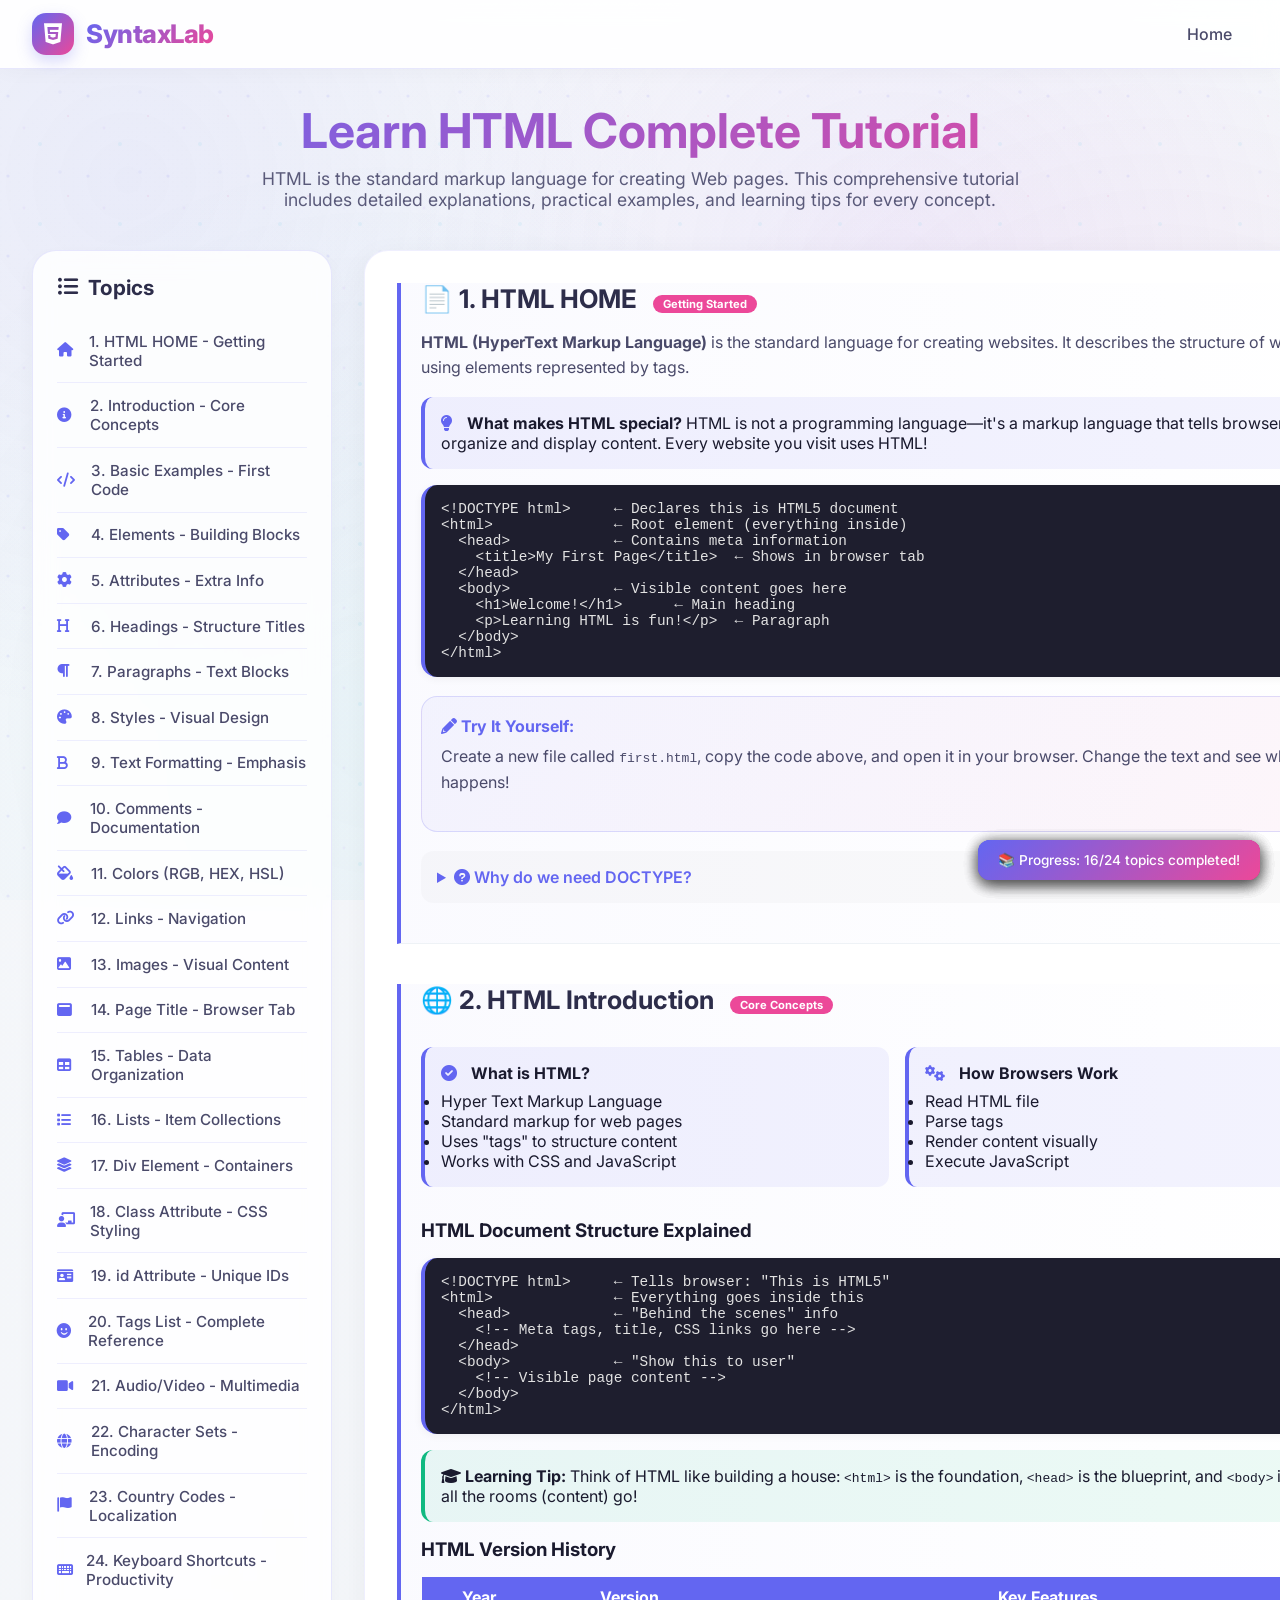
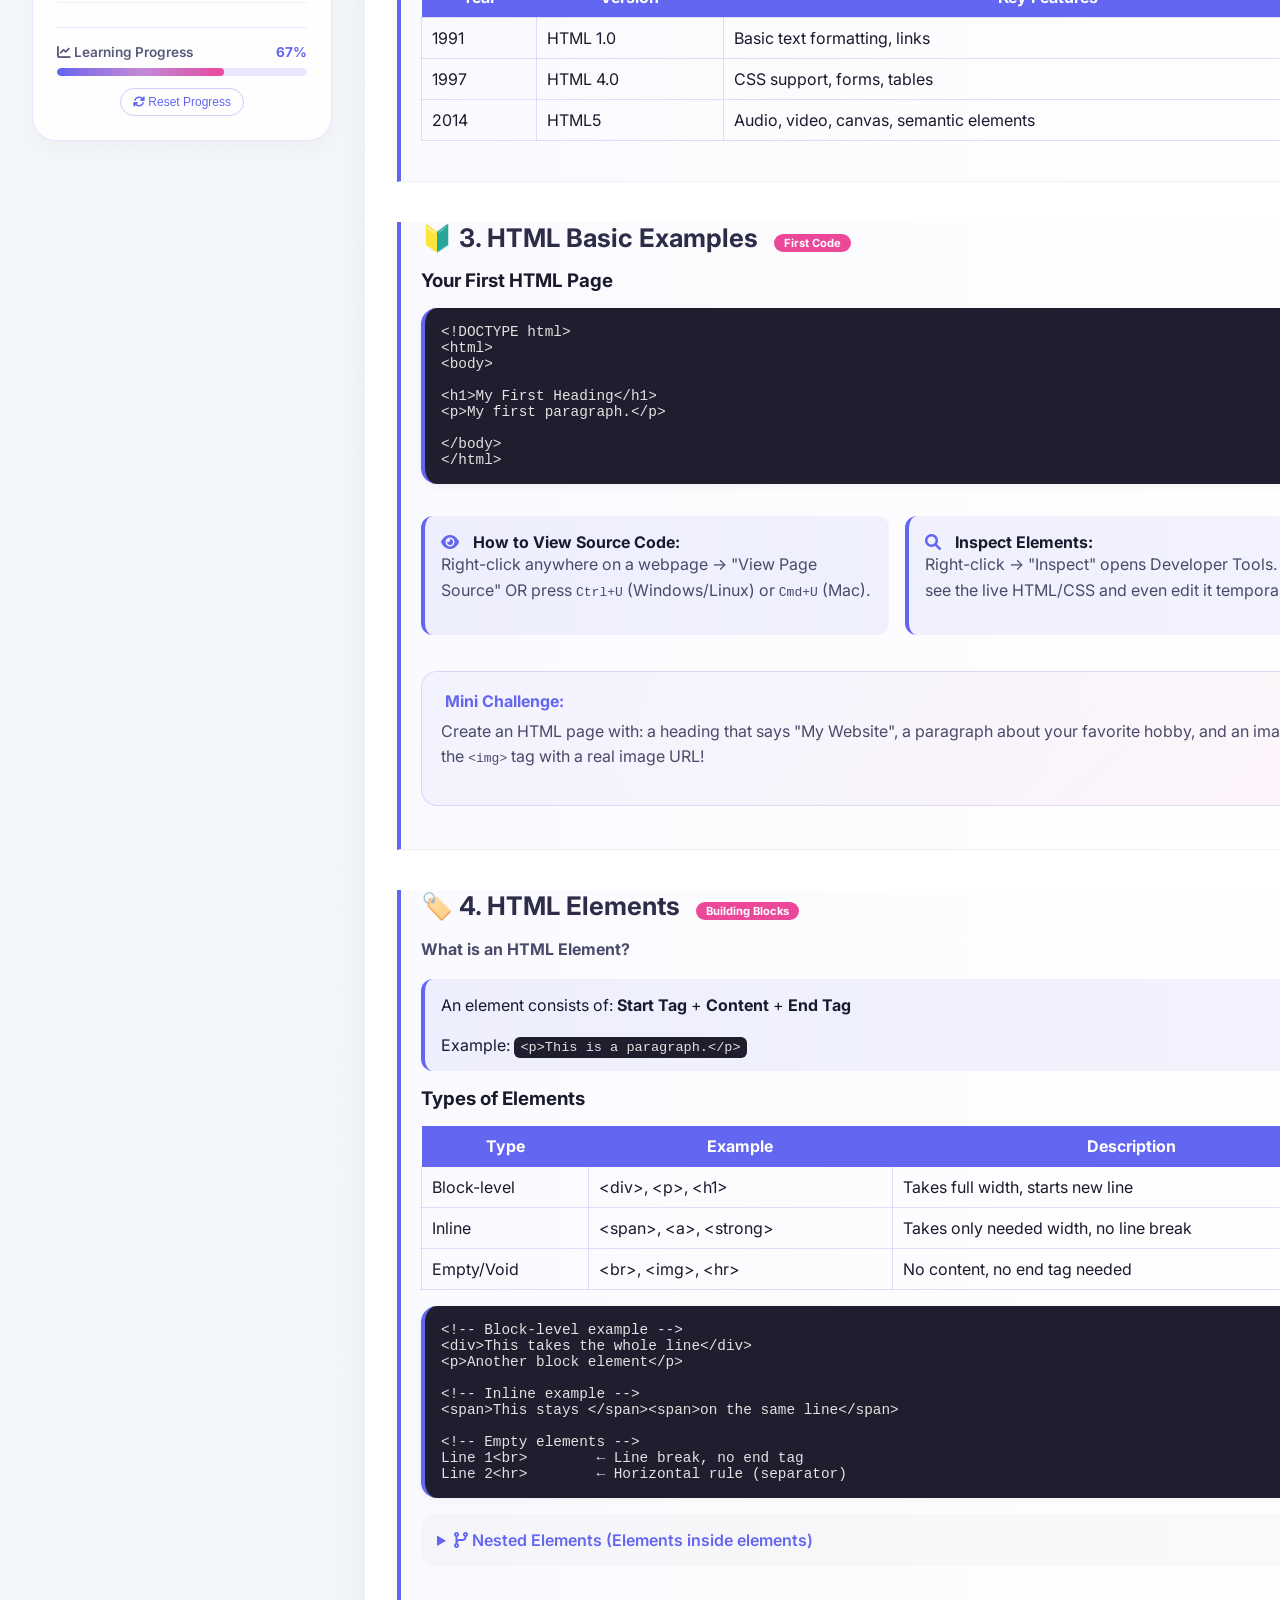
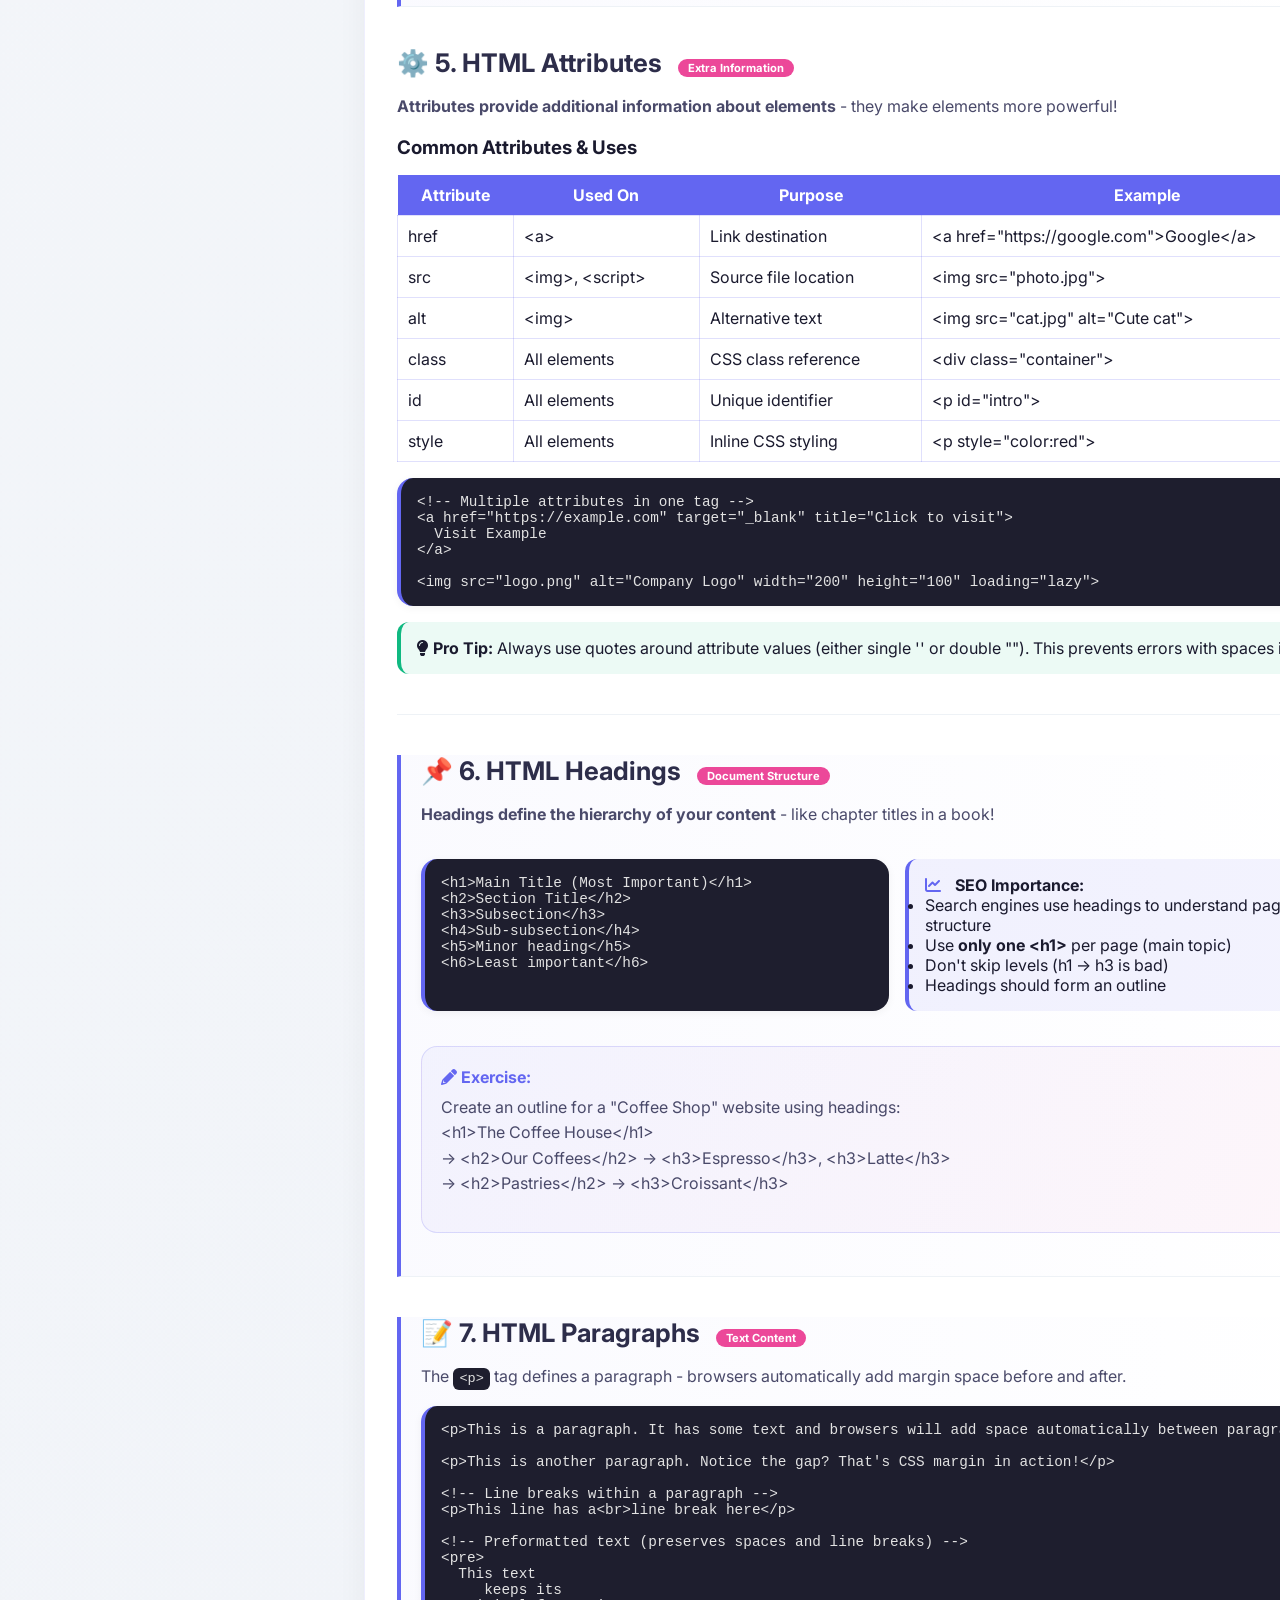
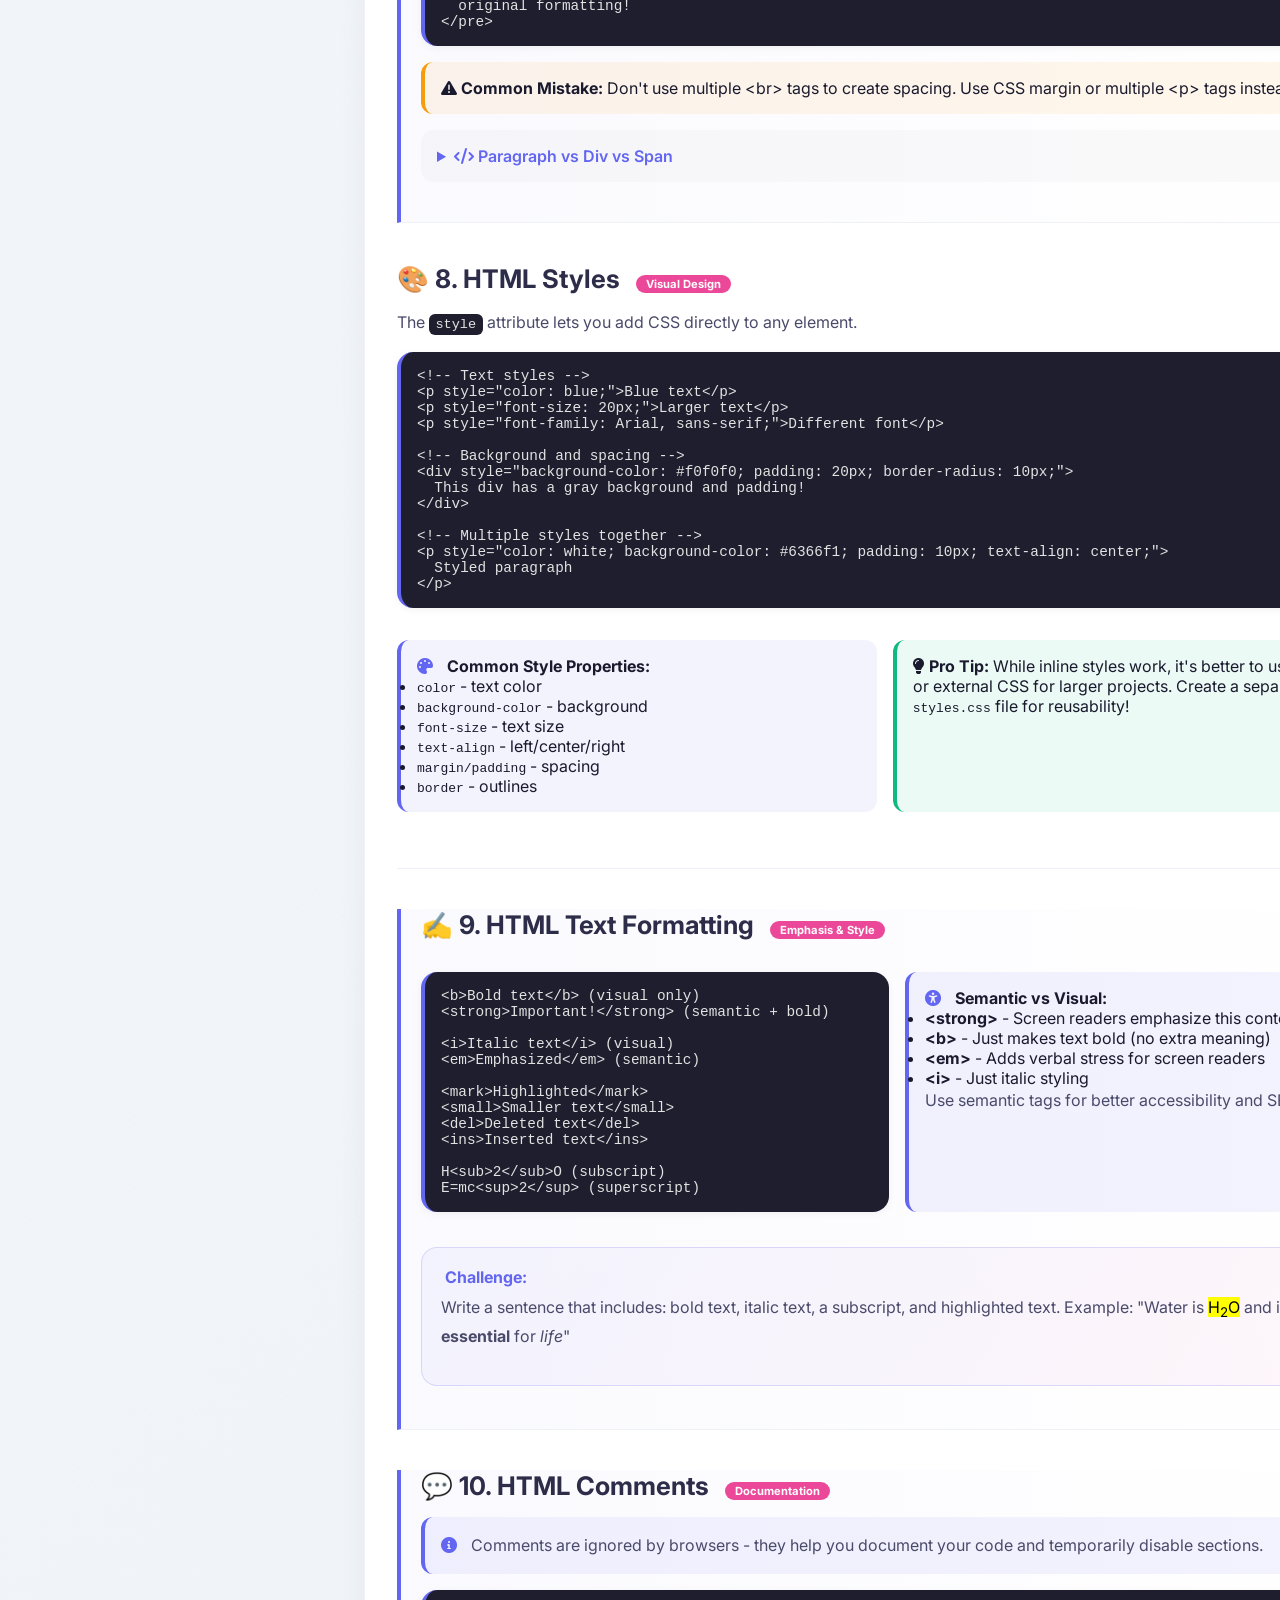
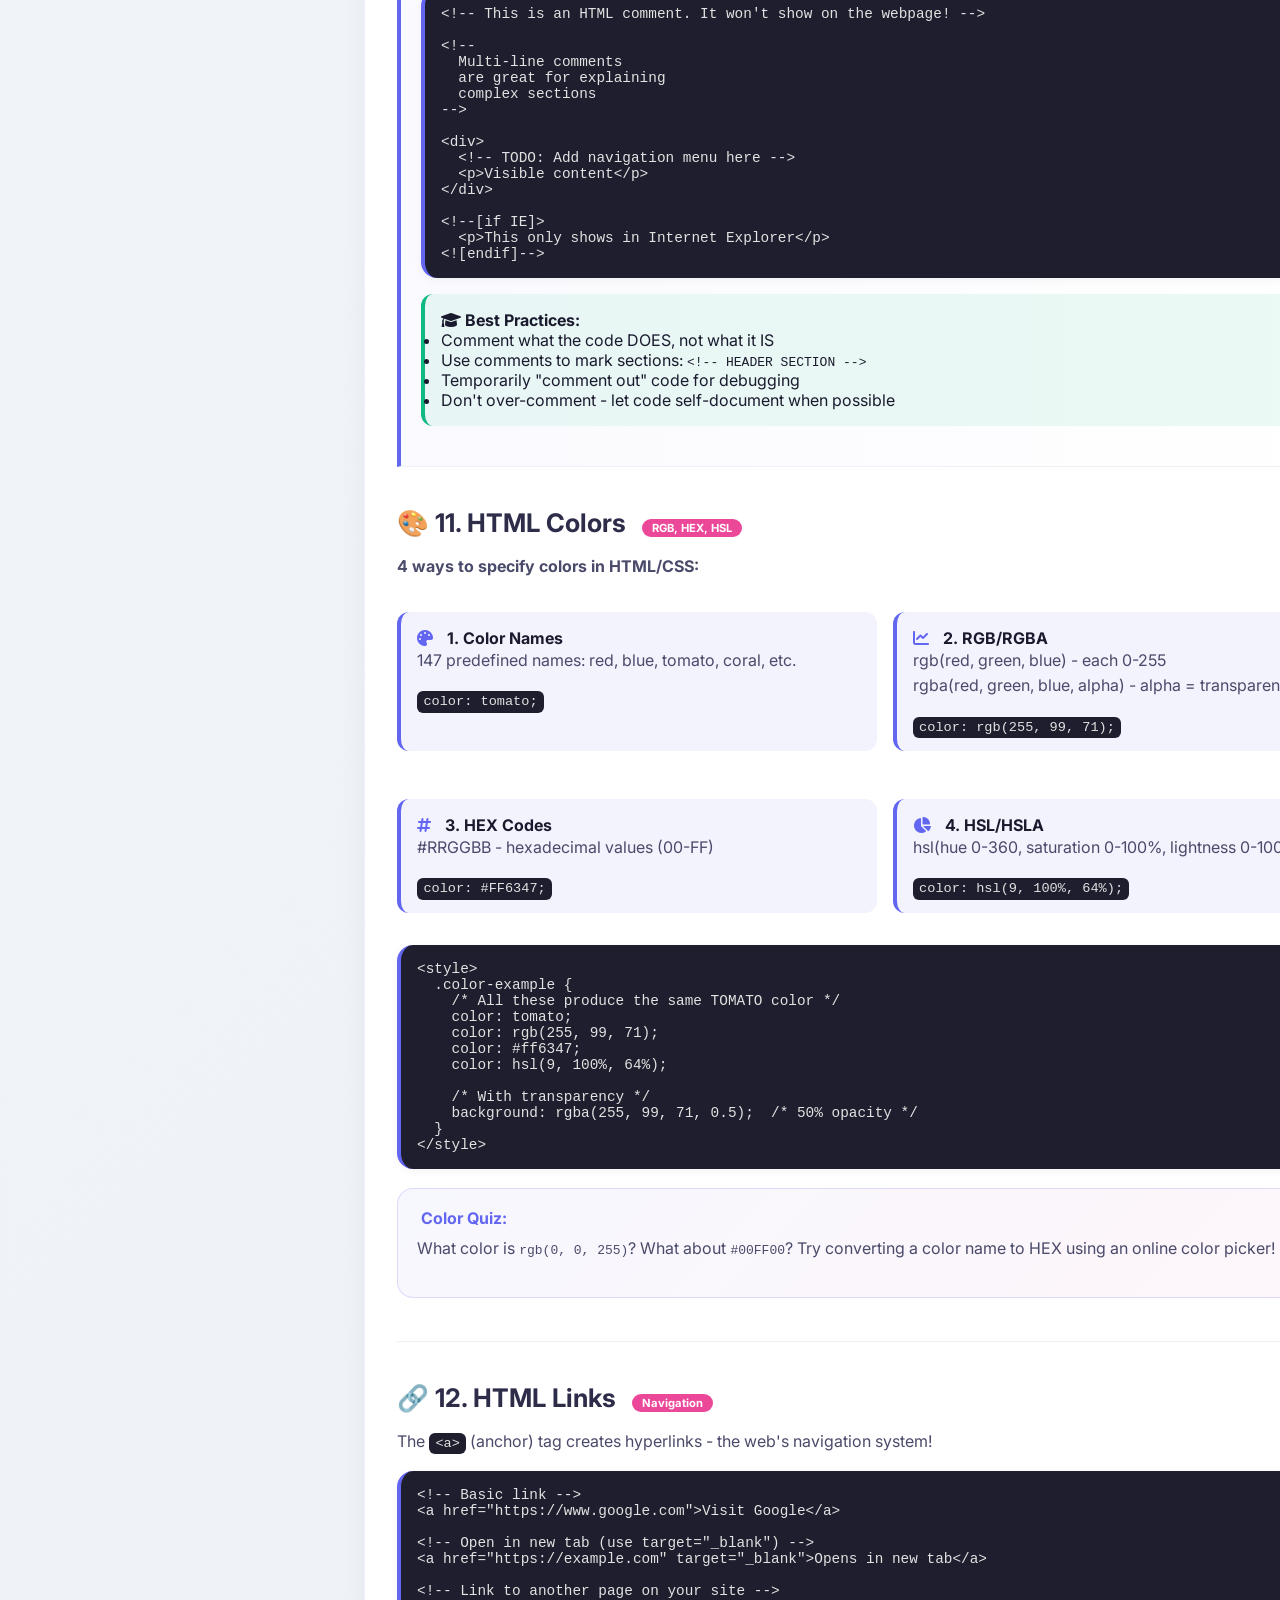
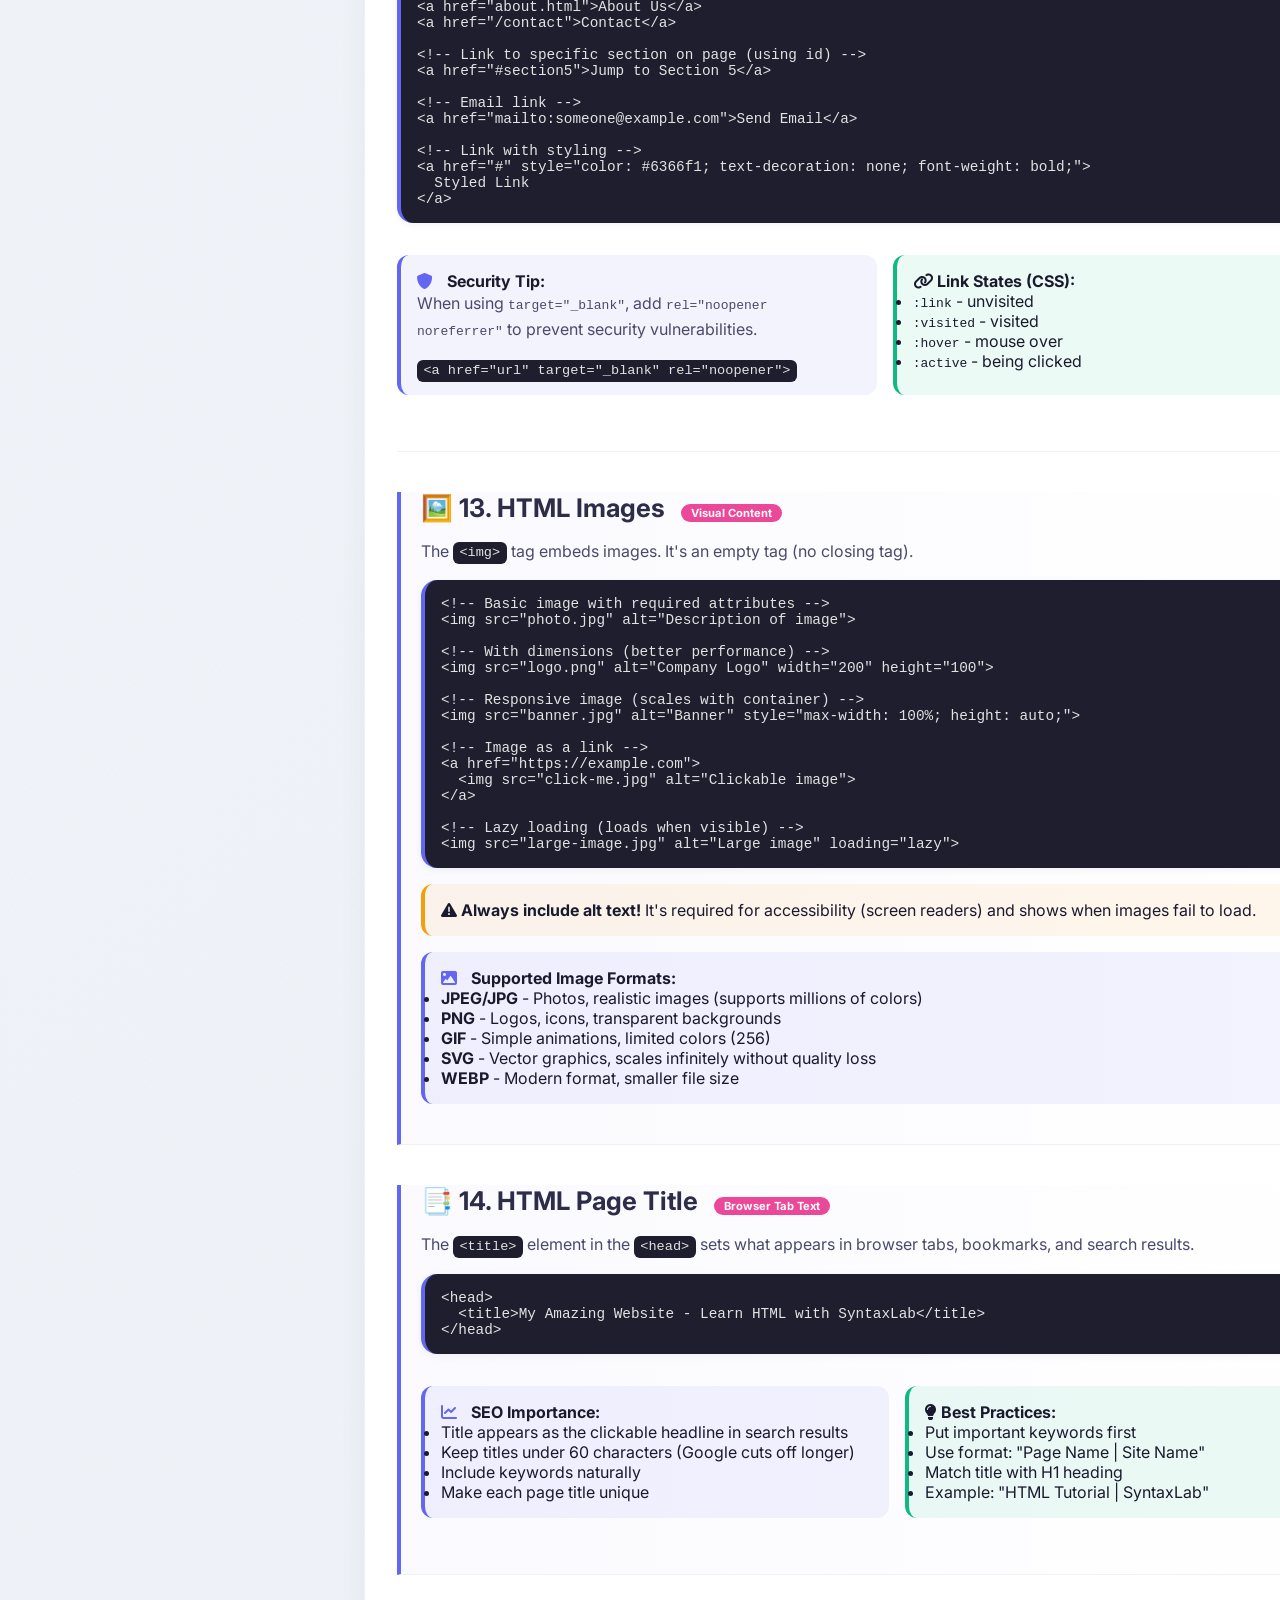
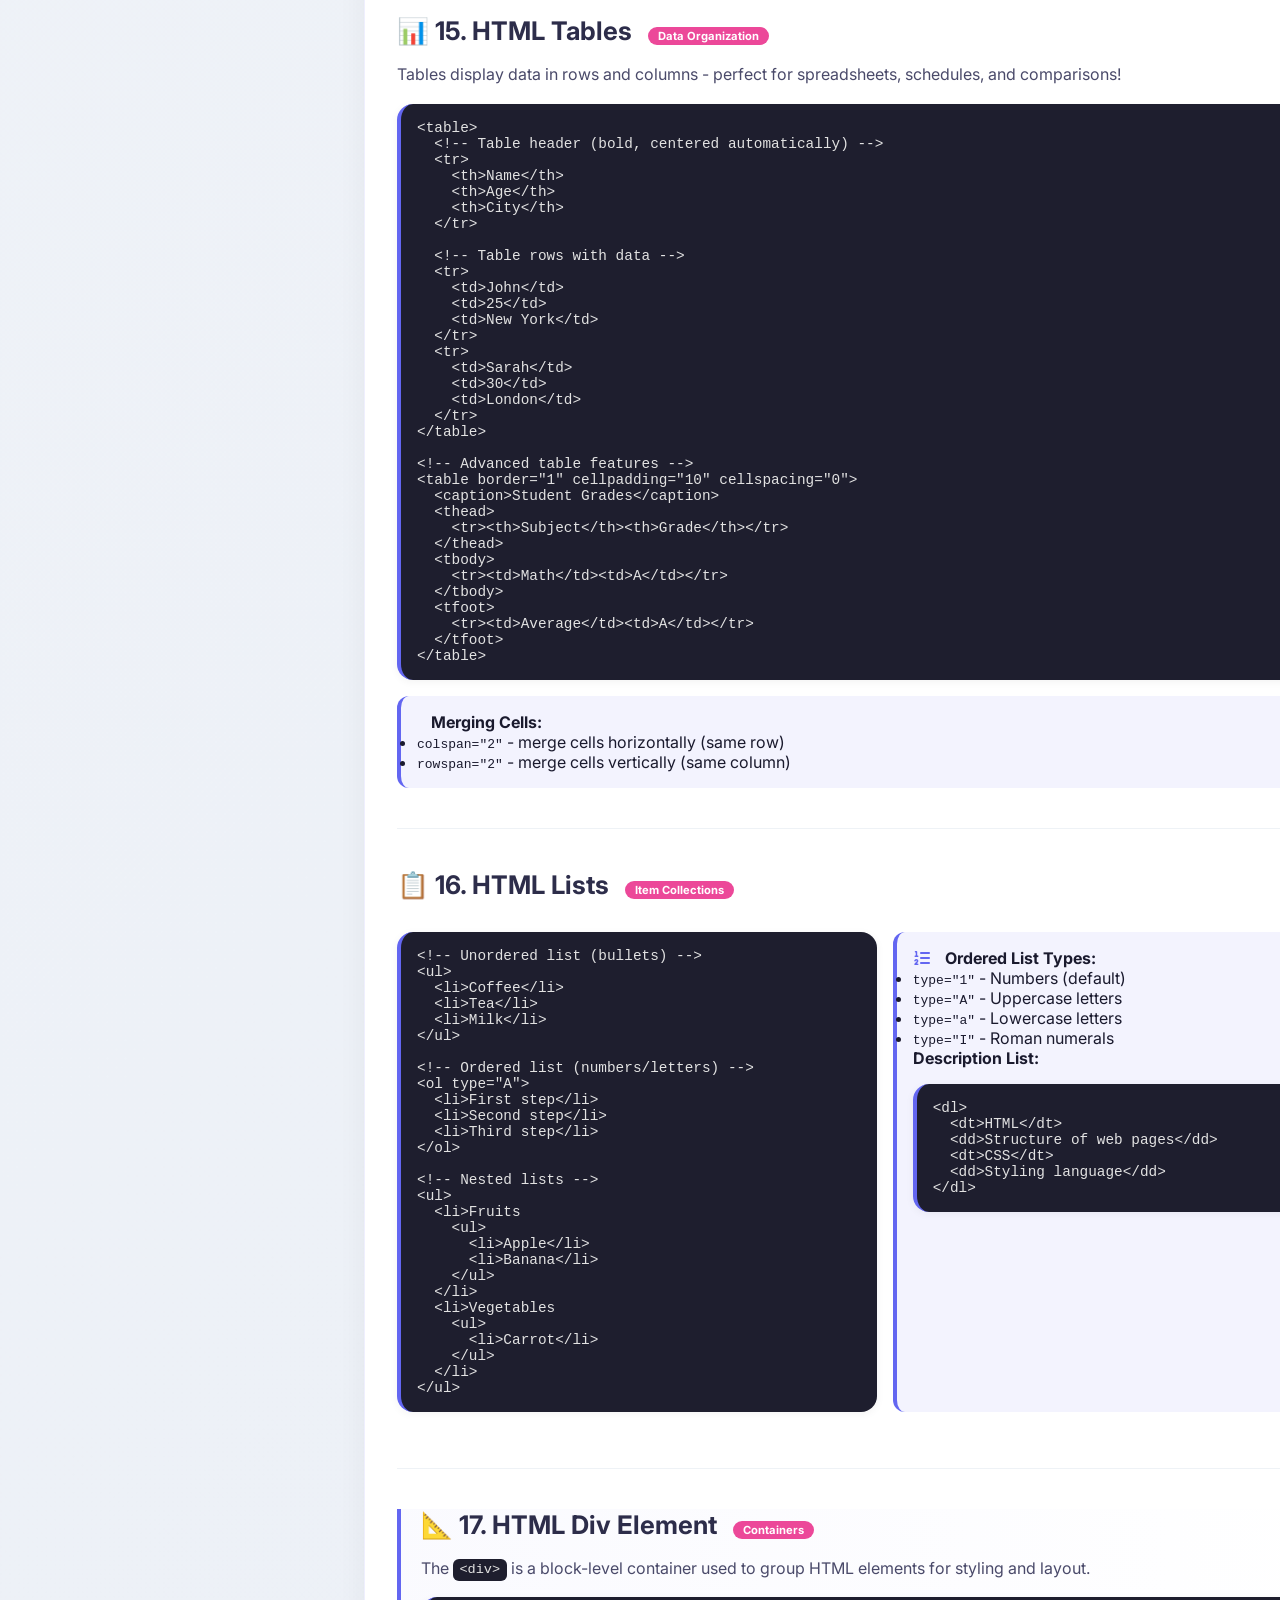
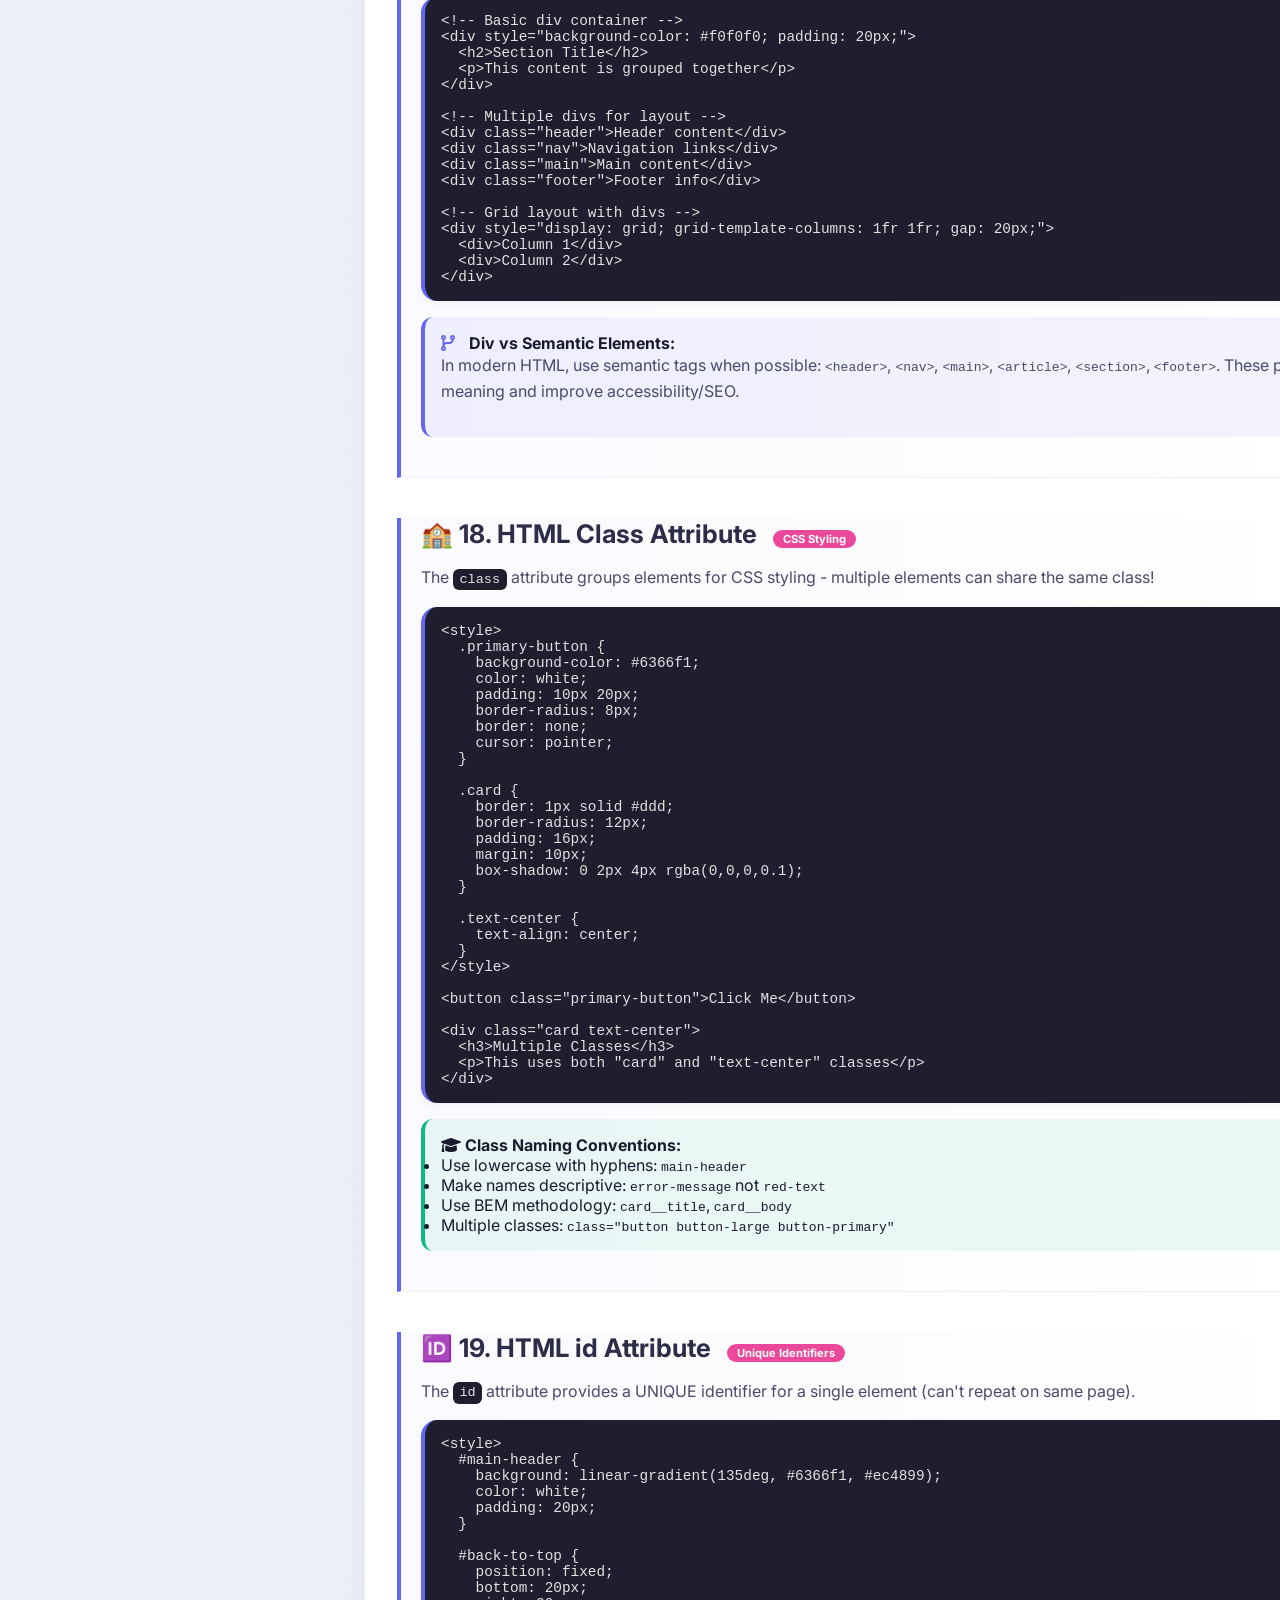
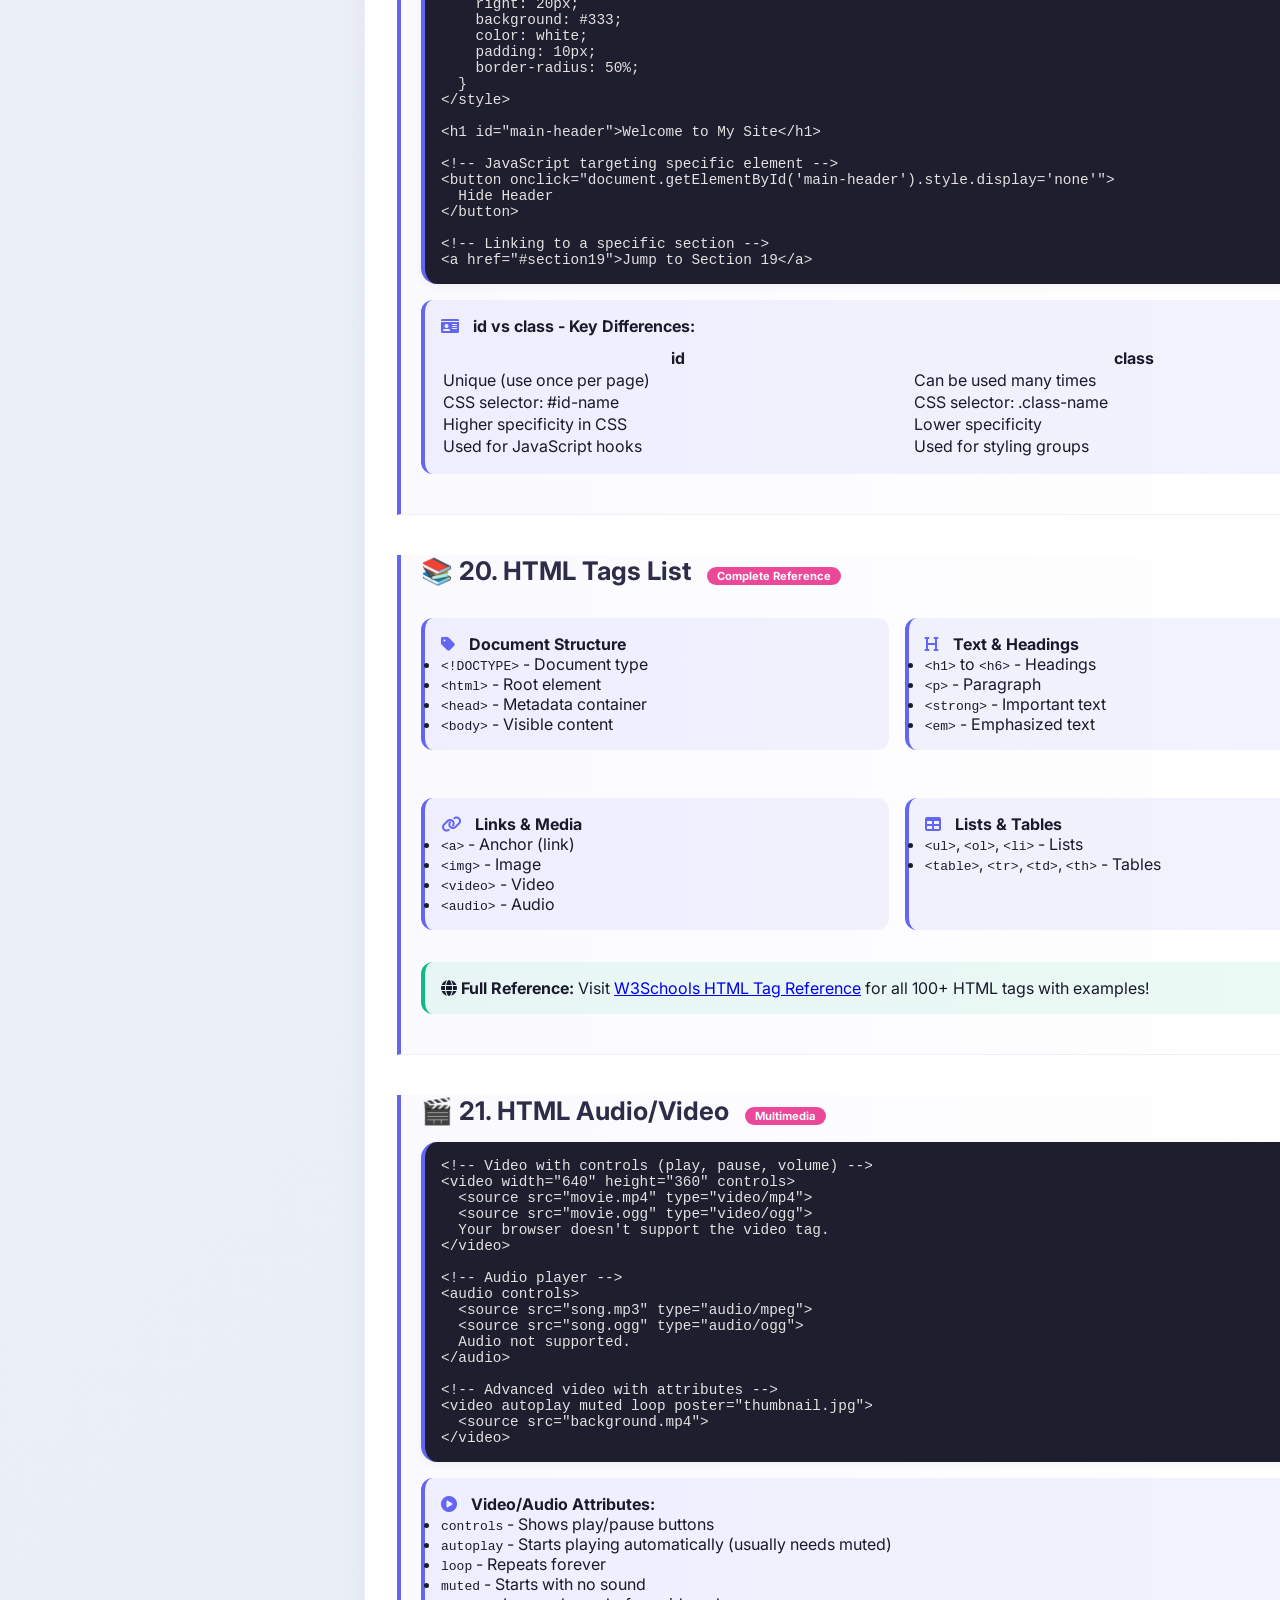
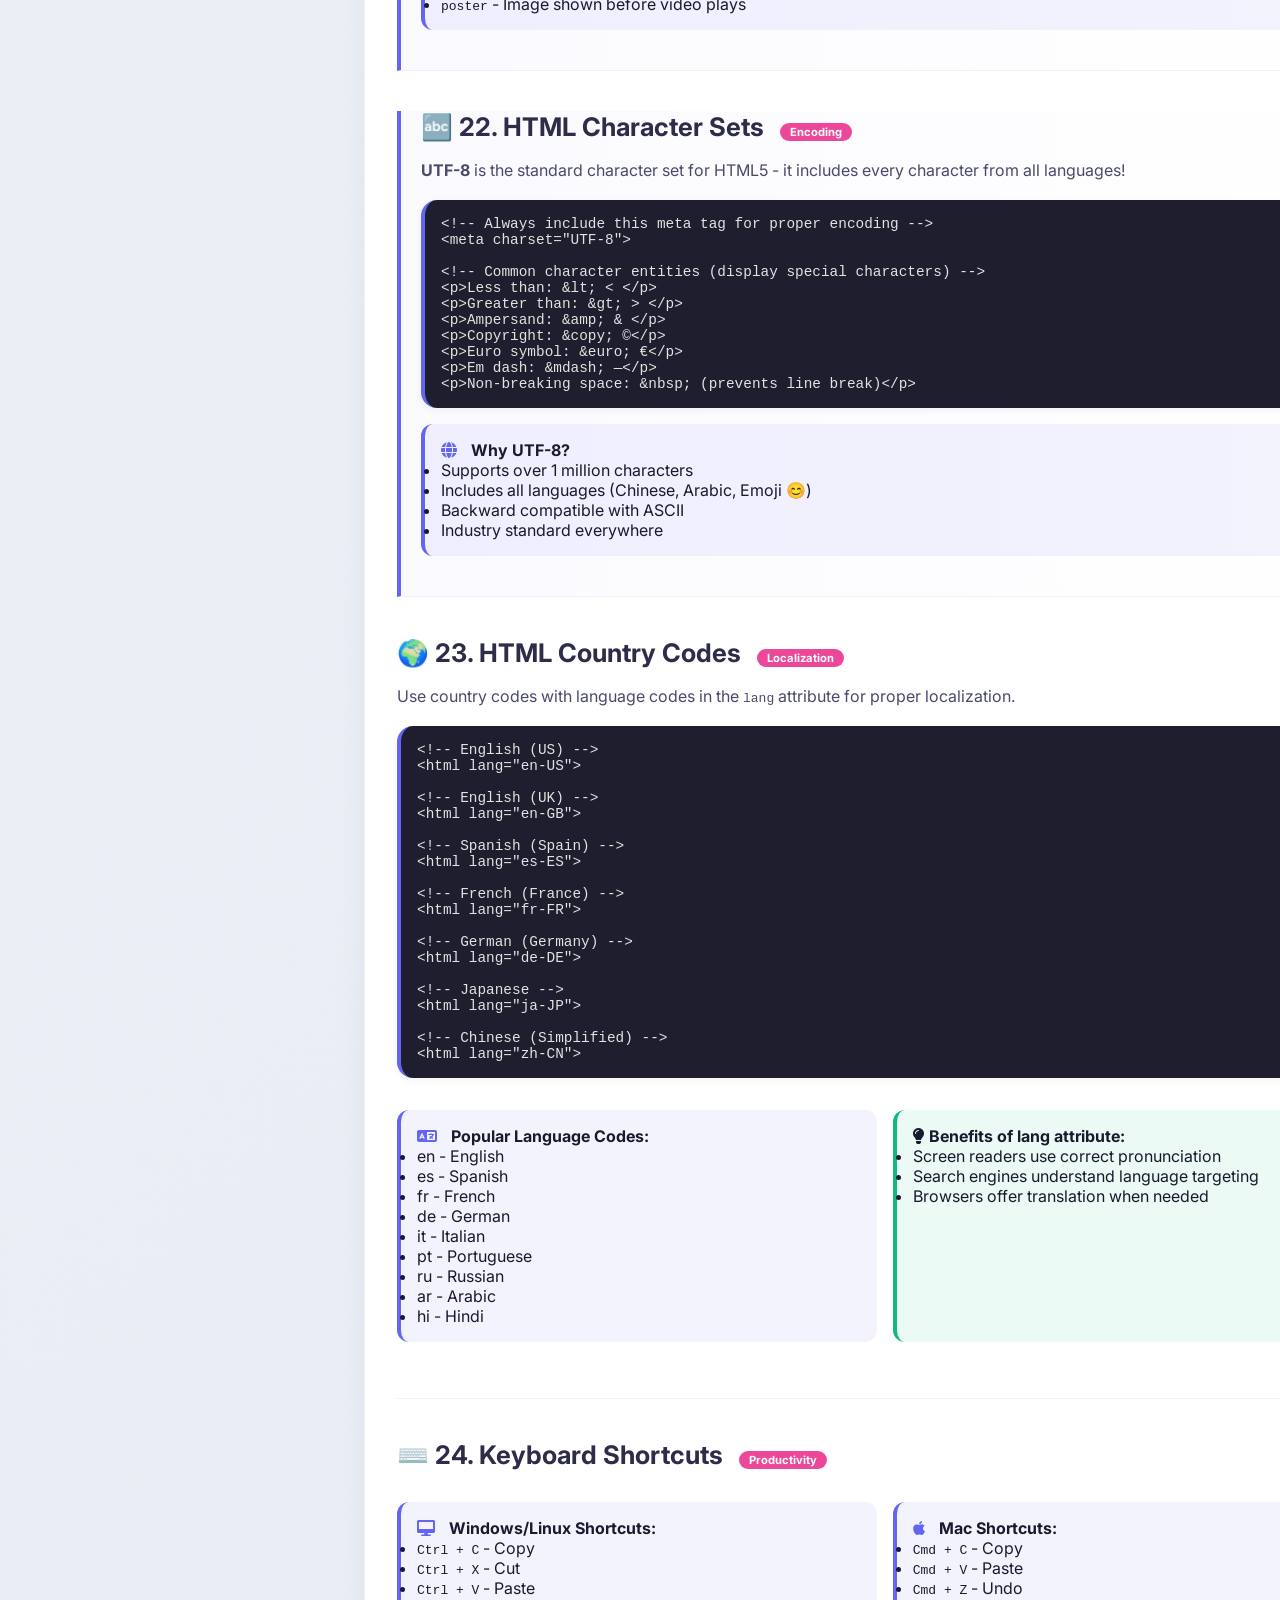
<file: html.html>
<!DOCTYPE html>
<html lang="en">
<head>
    <meta charset="UTF-8">
    <meta name="viewport" content="width=device-width, initial-scale=1.0">
    <title>SyntaxLab | Learn HTML - Complete Tutorial with Details</title>
    <link rel="stylesheet" href="style.css">
    <link rel="stylesheet" href="https://cdnjs.cloudflare.com/ajax/libs/font-awesome/6.0.0-beta3/css/all.min.css">
    <style>
        /* Enhanced Learning Styles */
        .info-box {
            background: rgba(99, 102, 241, 0.08);
            border-left: 4px solid #6366f1;
            padding: 1rem;
            margin: 1rem 0;
            border-radius: 12px;
        }
        .info-box i {
            color: #6366f1;
            margin-right: 10px;
        }
        .tip-box {
            background: rgba(16, 185, 129, 0.08);
            border-left: 4px solid #10b981;
            padding: 1rem;
            margin: 1rem 0;
            border-radius: 12px;
        }
        .warning-box {
            background: rgba(245, 158, 11, 0.08);
            border-left: 4px solid #f59e0b;
            padding: 1rem;
            margin: 1rem 0;
            border-radius: 12px;
        }
        .comparison-table {
            width: 100%;
            border-collapse: collapse;
            margin: 1rem 0;
        }
        .comparison-table th {
            background: #6366f1;
            color: white;
            padding: 10px;
        }
        .comparison-table td {
            border: 1px solid rgba(99,102,241,0.2);
            padding: 10px;
        }
        .practice-card {
            background: linear-gradient(135deg, rgba(99,102,241,0.05), rgba(236,72,153,0.05));
            border-radius: 16px;
            padding: 1.2rem;
            margin: 1.2rem 0;
            border: 1px solid rgba(99,102,241,0.2);
        }
        .practice-card h4 {
            color: #6366f1;
            margin-bottom: 0.5rem;
        }
        .code-inline {
            background: #1e1e2e;
            color: #e2e2e2;
            padding: 0.2rem 0.4rem;
            border-radius: 6px;
            font-family: monospace;
            font-size: 0.85rem;
        }
        .key-point {
            display: inline-block;
            background: #6366f1;
            color: white;
            font-size: 0.7rem;
            padding: 2px 8px;
            border-radius: 20px;
            margin-right: 8px;
            vertical-align: middle;
        }
        .section-badge {
            display: inline-block;
            background: #ec4899;
            color: white;
            font-size: 0.7rem;
            padding: 2px 10px;
            border-radius: 20px;
            margin-left: 10px;
        }
        details {
            margin: 1rem 0;
            padding: 0.5rem;
            border-radius: 12px;
            background: rgba(0,0,0,0.02);
        }
        summary {
            font-weight: 600;
            cursor: pointer;
            color: #6366f1;
            padding: 0.5rem;
        }
        .grid-2col {
            display: grid;
            grid-template-columns: 1fr 1fr;
            gap: 1rem;
            margin: 1rem 0;
        }
        @media (max-width: 600px) {
            .grid-2col {
                grid-template-columns: 1fr;
            }
        }
    </style>
</head>
<body>

<nav class="navbar">
    <div class="nav-container">
        <div class="logo-area" onclick="location.href='index.html'">
            <div class="logo-icon"><i class="fab fa-html5"></i></div>
            <span class="logo-text">SyntaxLab</span>
        </div>
        <div class="nav-links">
            <a href="index.html" class="nav-link">Home</a>
        </div>
    </div>
</nav>

<div class="language-container">
    <div class="language-header">
        <h1>Learn HTML <span class="badge">Complete Tutorial </span></h1>
        <p class="intro">HTML is the standard markup language for creating Web pages. This comprehensive tutorial includes detailed explanations, practical examples, and learning tips for every concept.</p>
    </div>

    <div class="content-grid">
        <aside class="topics-sidebar">
            <h3><i class="fas fa-list-ul"></i> Topics </h3>
            <ul class="topic-list">
                <li><i class="fas fa-home"></i> 1. HTML HOME - Getting Started</li>
                <li><i class="fas fa-info-circle"></i> 2. Introduction - Core Concepts</li>
                <li><i class="fas fa-code"></i> 3. Basic Examples - First Code</li>
                <li><i class="fas fa-tag"></i> 4. Elements - Building Blocks</li>
                <li><i class="fas fa-cog"></i> 5. Attributes - Extra Info</li>
                <li><i class="fas fa-heading"></i> 6. Headings - Structure Titles</li>
                <li><i class="fas fa-paragraph"></i> 7. Paragraphs - Text Blocks</li>
                <li><i class="fas fa-palette"></i> 8. Styles - Visual Design</li>
                <li><i class="fas fa-bold"></i> 9. Text Formatting - Emphasis</li>
                <li><i class="fas fa-comment"></i> 10. Comments - Documentation</li>
                <li><i class="fas fa-fill-drip"></i> 11. Colors (RGB, HEX, HSL)</li>
                <li><i class="fas fa-link"></i> 12. Links - Navigation</li>
                <li><i class="fas fa-image"></i> 13. Images - Visual Content</li>
                <li><i class="fas fa-window-maximize"></i> 14. Page Title - Browser Tab</li>
                <li><i class="fas fa-table"></i> 15. Tables - Data Organization</li>
                <li><i class="fas fa-list"></i> 16. Lists - Item Collections</li>
                <li><i class="fas fa-layer-group"></i> 17. Div Element - Containers</li>
                <li><i class="fas fa-chalkboard-teacher"></i> 18. Class Attribute - CSS Styling</li>
                <li><i class="fas fa-id-card"></i> 19. id Attribute - Unique IDs</li>
                <li><i class="fas fa-smile"></i> 20. Tags List - Complete Reference</li>
                <li><i class="fas fa-video"></i> 21. Audio/Video - Multimedia</li>
                <li><i class="fas fa-globe"></i> 22. Character Sets - Encoding</li>
                <li><i class="fas fa-flag"></i> 23. Country Codes - Localization</li>
                <li><i class="fas fa-keyboard"></i> 24. Keyboard Shortcuts - Productivity</li>
            </ul>
            <div class="progress-wrapper">
                <div class="progress-label">
                    <span><i class="fas fa-chart-line"></i> Learning Progress</span>
                    <span class="progress-percent">0%</span>
                </div>
                <div class="progress-bar">
                    <div class="progress-fill"></div>
                </div>
                <div class="reset-progress">
                    <button class="reset-btn" id="hardResetBtn"><i class="fas fa-sync-alt"></i> Reset Progress</button>
                </div>
            </div>
        </aside>

        <main class="main-content">
            <!-- SECTION 1: HTML HOME -->
            <div class="topic-section" id="section1">
                <h2>📄 1. HTML HOME <span class="section-badge">Getting Started</span></h2>
                <p><strong>HTML (HyperText Markup Language)</strong> is the standard language for creating websites. It describes the structure of web pages using elements represented by tags.</p>
                
                <div class="info-box">
                    <i class="fas fa-lightbulb"></i> <strong>What makes HTML special?</strong> HTML is not a programming language—it's a markup language that tells browsers how to organize and display content. Every website you visit uses HTML!
                </div>

                <div class="code-block"><pre>&lt;!DOCTYPE html&gt;     ← Declares this is HTML5 document
&lt;html&gt;              ← Root element (everything inside)
  &lt;head&gt;            ← Contains meta information
    &lt;title&gt;My First Page&lt;/title&gt;  ← Shows in browser tab
  &lt;/head&gt;
  &lt;body&gt;            ← Visible content goes here
    &lt;h1&gt;Welcome!&lt;/h1&gt;      ← Main heading
    &lt;p&gt;Learning HTML is fun!&lt;/p&gt;  ← Paragraph
  &lt;/body&gt;
&lt;/html&gt;</pre></div>

                <div class="practice-card">
                    <h4><i class="fas fa-pencil-alt"></i> Try It Yourself:</h4>
                    <p>Create a new file called <code>first.html</code>, copy the code above, and open it in your browser. Change the text and see what happens!</p>
                </div>

                <details>
                    <summary><i class="fas fa-question-circle"></i> Why do we need DOCTYPE?</summary>
                    <p>The <code>&lt;!DOCTYPE html&gt;</code> declaration helps browsers render the page correctly. Without it, browsers might use "quirks mode" which can cause layout problems. Always include it at the top!</p>
                </details>
            </div>

            <!-- SECTION 2: Introduction -->
            <div class="topic-section" id="section2">
                <h2>🌐 2. HTML Introduction <span class="section-badge">Core Concepts</span></h2>
                
                <div class="grid-2col">
                    <div class="info-box">
                        <i class="fas fa-check-circle"></i> <strong>What is HTML?</strong>
                        <ul style="margin-top: 8px;">
                            <li>Hyper Text Markup Language</li>
                            <li>Standard markup for web pages</li>
                            <li>Uses "tags" to structure content</li>
                            <li>Works with CSS and JavaScript</li>
                        </ul>
                    </div>
                    <div class="info-box">
                        <i class="fas fa-cogs"></i> <strong>How Browsers Work</strong>
                        <ul style="margin-top: 8px;">
                            <li>Read HTML file</li>
                            <li>Parse tags</li>
                            <li>Render content visually</li>
                            <li>Execute JavaScript</li>
                        </ul>
                    </div>
                </div>

                <h3>HTML Document Structure Explained</h3>
                <div class="code-block"><pre>&lt;!DOCTYPE html&gt;     ← Tells browser: "This is HTML5"
&lt;html&gt;              ← Everything goes inside this
  &lt;head&gt;            ← "Behind the scenes" info
    &lt;!-- Meta tags, title, CSS links go here --&gt;
  &lt;/head&gt;
  &lt;body&gt;            ← "Show this to user"
    &lt;!-- Visible page content --&gt;
  &lt;/body&gt;
&lt;/html&gt;</pre></div>

                <div class="tip-box">
                    <i class="fas fa-graduation-cap"></i> <strong>Learning Tip:</strong> Think of HTML like building a house: <code>&lt;html&gt;</code> is the foundation, <code>&lt;head&gt;</code> is the blueprint, and <code>&lt;body&gt;</code> is where all the rooms (content) go!
                </div>

                <h3>HTML Version History</h3>
                <table class="comparison-table">
                    <tr><th>Year</th><th>Version</th><th>Key Features</th></tr>
                    <tr><td>1991</td><td>HTML 1.0</td><td>Basic text formatting, links</td></tr>
                    <tr><td>1997</td><td>HTML 4.0</td><td>CSS support, forms, tables</td></tr>
                    <tr><td>2014</td><td>HTML5</td><td>Audio, video, canvas, semantic elements</td></tr>
                </table>
            </div>

            <!-- SECTION 3: Basic Examples -->
            <div class="topic-section" id="section3">
                <h2>🔰 3. HTML Basic Examples <span class="section-badge">First Code</span></h2>
                
                <h3>Your First HTML Page</h3>
                <div class="code-block"><pre>&lt;!DOCTYPE html&gt;
&lt;html&gt;
&lt;body&gt;

&lt;h1&gt;My First Heading&lt;/h1&gt;
&lt;p&gt;My first paragraph.&lt;/p&gt;

&lt;/body&gt;
&lt;/html&gt;</pre></div>

                <div class="grid-2col">
                    <div class="info-box">
                        <i class="fas fa-eye"></i> <strong>How to View Source Code:</strong>
                        <p>Right-click anywhere on a webpage → "View Page Source" OR press <kbd>Ctrl+U</kbd> (Windows/Linux) or <kbd>Cmd+U</kbd> (Mac).</p>
                    </div>
                    <div class="info-box">
                        <i class="fas fa-search"></i> <strong>Inspect Elements:</strong>
                        <p>Right-click → "Inspect" opens Developer Tools. You can see the live HTML/CSS and even edit it temporarily!</p>
                    </div>
                </div>

                <div class="practice-card">
                    <h4><i class="fas fa-challenge"></i> Mini Challenge:</h4>
                    <p>Create an HTML page with: a heading that says "My Website", a paragraph about your favorite hobby, and an image. Use the <code>&lt;img&gt;</code> tag with a real image URL!</p>
                </div>
            </div>

            <!-- SECTION 4: Elements -->
            <div class="topic-section" id="section4">
                <h2>🏷️ 4. HTML Elements <span class="section-badge">Building Blocks</span></h2>
                
                <p><strong>What is an HTML Element?</strong></p>
                <div class="info-box">
                    An element consists of: <strong>Start Tag</strong> + <strong>Content</strong> + <strong>End Tag</strong>
                    <br><br>
                    Example: <code class="code-inline">&lt;p&gt;This is a paragraph.&lt;/p&gt;</code>
                </div>

                <h3>Types of Elements</h3>
                <table class="comparison-table">
                    <tr><th>Type</th><th>Example</th><th>Description</th></tr>
                    <tr><td>Block-level</td><td>&lt;div&gt;, &lt;p&gt;, &lt;h1&gt;</td><td>Takes full width, starts new line</td></tr>
                    <tr><td>Inline</td><td>&lt;span&gt;, &lt;a&gt;, &lt;strong&gt;</td><td>Takes only needed width, no line break</td></tr>
                    <tr><td>Empty/Void</td><td>&lt;br&gt;, &lt;img&gt;, &lt;hr&gt;</td><td>No content, no end tag needed</td></tr>
                </table>

                <div class="code-block"><pre>&lt;!-- Block-level example --&gt;
&lt;div&gt;This takes the whole line&lt;/div&gt;
&lt;p&gt;Another block element&lt;/p&gt;

&lt;!-- Inline example --&gt;
&lt;span&gt;This stays &lt;/span&gt;&lt;span&gt;on the same line&lt;/span&gt;

&lt;!-- Empty elements --&gt;
Line 1&lt;br&gt;        ← Line break, no end tag
Line 2&lt;hr&gt;        ← Horizontal rule (separator)</pre></div>

                <details>
                    <summary><i class="fas fa-code-branch"></i> Nested Elements (Elements inside elements)</summary>
                    <p>HTML elements can be nested inside each other:</p>
                    <div class="code-block"><pre>&lt;div&gt;
  &lt;h2&gt;Outer Title&lt;/h2&gt;
  &lt;p&gt;This paragraph is inside the div&lt;/p&gt;
  &lt;ul&gt;
    &lt;li&gt;List inside div&lt;/li&gt;
  &lt;/ul&gt;
&lt;/div&gt;</pre></div>
                    <p><strong>Important:</strong> Always close tags in reverse order of opening!</p>
                </details>
            </div>

            <!-- SECTION 5: Attributes -->
            <div class="topic-section" id="section5">
                <h2>⚙️ 5. HTML Attributes <span class="section-badge">Extra Information</span></h2>
                
                <p><strong>Attributes provide additional information about elements</strong> - they make elements more powerful!</p>

                <h3>Common Attributes & Uses</h3>
                <table class="comparison-table">
                    <tr><th>Attribute</th><th>Used On</th><th>Purpose</th><th>Example</th></tr>
                    <tr><td>href</td><td>&lt;a&gt;</td><td>Link destination</td><td>&lt;a href="https://google.com"&gt;Google&lt;/a&gt;</td></tr>
                    <tr><td>src</td><td>&lt;img&gt;, &lt;script&gt;</td><td>Source file location</td><td>&lt;img src="photo.jpg"&gt;</td></tr>
                    <tr><td>alt</td><td>&lt;img&gt;</td><td>Alternative text</td><td>&lt;img src="cat.jpg" alt="Cute cat"&gt;</td></tr>
                    <tr><td>class</td><td>All elements</td><td>CSS class reference</td><td>&lt;div class="container"&gt;</td></tr>
                    <tr><td>id</td><td>All elements</td><td>Unique identifier</td><td>&lt;p id="intro"&gt;</td></tr>
                    <tr><td>style</td><td>All elements</td><td>Inline CSS styling</td><td>&lt;p style="color:red"&gt;</td></tr>
                </table>

                <div class="code-block"><pre>&lt;!-- Multiple attributes in one tag --&gt;
&lt;a href="https://example.com" target="_blank" title="Click to visit"&gt;
  Visit Example
&lt;/a&gt;

&lt;img src="logo.png" alt="Company Logo" width="200" height="100" loading="lazy"&gt;</pre></div>

                <div class="tip-box">
                    <i class="fas fa-lightbulb"></i> <strong>Pro Tip:</strong> Always use quotes around attribute values (either single '' or double ""). This prevents errors with spaces in values!
                </div>
            </div>

            <!-- SECTION 6: Headings -->
            <div class="topic-section" id="section6">
                <h2>📌 6. HTML Headings <span class="section-badge">Document Structure</span></h2>
                
                <p><strong>Headings define the hierarchy of your content</strong> - like chapter titles in a book!</p>

                <div class="grid-2col">
                    <div class="code-block"><pre>&lt;h1&gt;Main Title (Most Important)&lt;/h1&gt;
&lt;h2&gt;Section Title&lt;/h2&gt;
&lt;h3&gt;Subsection&lt;/h3&gt;
&lt;h4&gt;Sub-subsection&lt;/h4&gt;
&lt;h5&gt;Minor heading&lt;/h5&gt;
&lt;h6&gt;Least important&lt;/h6&gt;</pre></div>
                    <div class="info-box">
                        <i class="fas fa-chart-line"></i> <strong>SEO Importance:</strong>
                        <ul>
                            <li>Search engines use headings to understand page structure</li>
                            <li>Use <strong>only one &lt;h1&gt;</strong> per page (main topic)</li>
                            <li>Don't skip levels (h1 → h3 is bad)</li>
                            <li>Headings should form an outline</li>
                        </ul>
                    </div>
                </div>

                <div class="practice-card">
                    <h4><i class="fas fa-pencil-alt"></i> Exercise:</h4>
                    <p>Create an outline for a "Coffee Shop" website using headings:
                    <br>&lt;h1&gt;The Coffee House&lt;/h1&gt;
                    <br>→ &lt;h2&gt;Our Coffees&lt;/h2&gt; → &lt;h3&gt;Espresso&lt;/h3&gt;, &lt;h3&gt;Latte&lt;/h3&gt;
                    <br>→ &lt;h2&gt;Pastries&lt;/h2&gt; → &lt;h3&gt;Croissant&lt;/h3&gt;</p>
                </div>
            </div>

            <!-- SECTION 7: Paragraphs -->
            <div class="topic-section" id="section7">
                <h2>📝 7. HTML Paragraphs <span class="section-badge">Text Content</span></h2>
                
                <p>The <code class="code-inline">&lt;p&gt;</code> tag defines a paragraph - browsers automatically add margin space before and after.</p>

                <div class="code-block"><pre>&lt;p&gt;This is a paragraph. It has some text and browsers will add space automatically between paragraphs.&lt;/p&gt;

&lt;p&gt;This is another paragraph. Notice the gap? That's CSS margin in action!&lt;/p&gt;

&lt;!-- Line breaks within a paragraph --&gt;
&lt;p&gt;This line has a&lt;br&gt;line break here&lt;/p&gt;

&lt;!-- Preformatted text (preserves spaces and line breaks) --&gt;
&lt;pre&gt;
  This text
     keeps its
  original formatting!
&lt;/pre&gt;</pre></div>

                <div class="warning-box">
                    <i class="fas fa-exclamation-triangle"></i> <strong>Common Mistake:</strong> Don't use multiple &lt;br&gt; tags to create spacing. Use CSS margin or multiple &lt;p&gt; tags instead!
                </div>

                <details>
                    <summary><i class="fas fa-code"></i> Paragraph vs Div vs Span</summary>
                    <table class="comparison-table">
                        <tr><th>Tag</th><th>Type</th><th>Use Case</th></tr>
                        <tr><td>&lt;p&gt;</td><td>Block</td><td>Text paragraphs, articles</td></tr>
                        <tr><td>&lt;div&gt;</td><td>Block</td><td>Grouping elements, layouts</td></tr>
                        <tr><td>&lt;span&gt;</td><td>Inline</td><td>Styling part of text</td></tr>
                    </table>
                </details>
            </div>

            <!-- SECTION 8: Styles -->
            <div class="topic-section" id="section8">
                <h2>🎨 8. HTML Styles <span class="section-badge">Visual Design</span></h2>
                
                <p>The <code class="code-inline">style</code> attribute lets you add CSS directly to any element.</p>

                <div class="code-block"><pre>&lt;!-- Text styles --&gt;
&lt;p style="color: blue;"&gt;Blue text&lt;/p&gt;
&lt;p style="font-size: 20px;"&gt;Larger text&lt;/p&gt;
&lt;p style="font-family: Arial, sans-serif;"&gt;Different font&lt;/p&gt;

&lt;!-- Background and spacing --&gt;
&lt;div style="background-color: #f0f0f0; padding: 20px; border-radius: 10px;"&gt;
  This div has a gray background and padding!
&lt;/div&gt;

&lt;!-- Multiple styles together --&gt;
&lt;p style="color: white; background-color: #6366f1; padding: 10px; text-align: center;"&gt;
  Styled paragraph
&lt;/p&gt;</pre></div>

                <div class="grid-2col">
                    <div class="info-box">
                        <i class="fas fa-palette"></i> <strong>Common Style Properties:</strong>
                        <ul>
                            <li><code>color</code> - text color</li>
                            <li><code>background-color</code> - background</li>
                            <li><code>font-size</code> - text size</li>
                            <li><code>text-align</code> - left/center/right</li>
                            <li><code>margin/padding</code> - spacing</li>
                            <li><code>border</code> - outlines</li>
                        </ul>
                    </div>
                    <div class="tip-box">
                        <i class="fas fa-lightbulb"></i> <strong>Pro Tip:</strong> While inline styles work, it's better to use internal or external CSS for larger projects. Create a separate <code>styles.css</code> file for reusability!
                    </div>
                </div>
            </div>

            <!-- SECTION 9: Text Formatting -->
            <div class="topic-section" id="section9">
                <h2>✍️ 9. HTML Text Formatting <span class="section-badge">Emphasis & Style</span></h2>
                
                <div class="grid-2col">
                    <div class="code-block"><pre>&lt;b&gt;Bold text&lt;/b&gt; (visual only)
&lt;strong&gt;Important!&lt;/strong&gt; (semantic + bold)

&lt;i&gt;Italic text&lt;/i&gt; (visual)
&lt;em&gt;Emphasized&lt;/em&gt; (semantic)

&lt;mark&gt;Highlighted&lt;/mark&gt;
&lt;small&gt;Smaller text&lt;/small&gt;
&lt;del&gt;Deleted text&lt;/del&gt;
&lt;ins&gt;Inserted text&lt;/ins&gt;

H&lt;sub&gt;2&lt;/sub&gt;O (subscript)
E=mc&lt;sup&gt;2&lt;/sup&gt; (superscript)</pre></div>
                    <div class="info-box">
                        <i class="fas fa-universal-access"></i> <strong>Semantic vs Visual:</strong>
                        <ul>
                            <li><strong>&lt;strong&gt;</strong> - Screen readers emphasize this content</li>
                            <li><strong>&lt;b&gt;</strong> - Just makes text bold (no extra meaning)</li>
                            <li><strong>&lt;em&gt;</strong> - Adds verbal stress for screen readers</li>
                            <li><strong>&lt;i&gt;</strong> - Just italic styling</li>
                        </ul>
                        <p>Use semantic tags for better accessibility and SEO!</p>
                    </div>
                </div>

                <div class="practice-card">
                    <h4><i class="fas fa-challenge"></i> Challenge:</h4>
                    <p>Write a sentence that includes: bold text, italic text, a subscript, and highlighted text. Example: "Water is <mark>H<sub>2</sub>O</mark> and it's <strong>essential</strong> for <em>life</em>"</p>
                </div>
            </div>

            <!-- SECTION 10: Comments -->
            <div class="topic-section" id="section10">
                <h2>💬 10. HTML Comments <span class="section-badge">Documentation</span></h2>
                
                <p class="info-box"><i class="fas fa-info-circle"></i> Comments are ignored by browsers - they help you document your code and temporarily disable sections.</p>

                <div class="code-block"><pre>&lt;!-- This is an HTML comment. It won't show on the webpage! --&gt;

&lt;!-- 
  Multi-line comments
  are great for explaining 
  complex sections
--&gt;

&lt;div&gt;
  &lt;!-- TODO: Add navigation menu here --&gt;
  &lt;p&gt;Visible content&lt;/p&gt;
&lt;/div&gt;

&lt;!--[if IE]&gt;
  &lt;p&gt;This only shows in Internet Explorer&lt;/p&gt;
&lt;![endif]--&gt;</pre></div>

                <div class="tip-box">
                    <i class="fas fa-graduation-cap"></i> <strong>Best Practices:</strong>
                    <ul>
                        <li>Comment what the code DOES, not what it IS</li>
                        <li>Use comments to mark sections: <code>&lt;!-- HEADER SECTION --&gt;</code></li>
                        <li>Temporarily "comment out" code for debugging</li>
                        <li>Don't over-comment - let code self-document when possible</li>
                    </ul>
                </div>
            </div>

            <!-- SECTION 11: Colors -->
            <div class="topic-section" id="section11">
                <h2>🎨 11. HTML Colors <span class="section-badge">RGB, HEX, HSL</span></h2>
                
                <p><strong>4 ways to specify colors in HTML/CSS:</strong></p>

                <div class="grid-2col">
                    <div class="info-box">
                        <i class="fas fa-palette"></i> <strong>1. Color Names</strong>
                        <p>147 predefined names: red, blue, tomato, coral, etc.</p>
                        <code class="code-inline">color: tomato;</code>
                    </div>
                    <div class="info-box">
                        <i class="fas fa-chart-line"></i> <strong>2. RGB/RGBA</strong>
                        <p>rgb(red, green, blue) - each 0-255<br>
                        rgba(red, green, blue, alpha) - alpha = transparency (0-1)</p>
                        <code class="code-inline">color: rgb(255, 99, 71);</code>
                    </div>
                    <div class="info-box">
                        <i class="fas fa-hashtag"></i> <strong>3. HEX Codes</strong>
                        <p>#RRGGBB - hexadecimal values (00-FF)</p>
                        <code class="code-inline">color: #FF6347;</code>
                    </div>
                    <div class="info-box">
                        <i class="fas fa-chart-pie"></i> <strong>4. HSL/HSLA</strong>
                        <p>hsl(hue 0-360, saturation 0-100%, lightness 0-100%)</p>
                        <code class="code-inline">color: hsl(9, 100%, 64%);</code>
                    </div>
                </div>

                <div class="code-block"><pre>&lt;style&gt;
  .color-example {
    /* All these produce the same TOMATO color */
    color: tomato;
    color: rgb(255, 99, 71);
    color: #ff6347;
    color: hsl(9, 100%, 64%);
    
    /* With transparency */
    background: rgba(255, 99, 71, 0.5);  /* 50% opacity */
  }
&lt;/style&gt;</pre></div>

                <div class="practice-card">
                    <h4><i class="fas fa-challenge"></i> Color Quiz:</h4>
                    <p>What color is <code>rgb(0, 0, 255)</code>? What about <code>#00FF00</code>? Try converting a color name to HEX using an online color picker!</p>
                </div>
            </div>

            <!-- SECTION 12: Links -->
            <div class="topic-section" id="section12">
                <h2>🔗 12. HTML Links <span class="section-badge">Navigation</span></h2>
                
                <p>The <code class="code-inline">&lt;a&gt;</code> (anchor) tag creates hyperlinks - the web's navigation system!</p>

                <div class="code-block"><pre>&lt;!-- Basic link --&gt;
&lt;a href="https://www.google.com"&gt;Visit Google&lt;/a&gt;

&lt;!-- Open in new tab (use target="_blank") --&gt;
&lt;a href="https://example.com" target="_blank"&gt;Opens in new tab&lt;/a&gt;

&lt;!-- Link to another page on your site --&gt;
&lt;a href="about.html"&gt;About Us&lt;/a&gt;
&lt;a href="/contact"&gt;Contact&lt;/a&gt;

&lt;!-- Link to specific section on page (using id) --&gt;
&lt;a href="#section5"&gt;Jump to Section 5&lt;/a&gt;

&lt;!-- Email link --&gt;
&lt;a href="mailto:someone@example.com"&gt;Send Email&lt;/a&gt;

&lt;!-- Link with styling --&gt;
&lt;a href="#" style="color: #6366f1; text-decoration: none; font-weight: bold;"&gt;
  Styled Link
&lt;/a&gt;</pre></div>

                <div class="grid-2col">
                    <div class="info-box">
                        <i class="fas fa-shield-alt"></i> <strong>Security Tip:</strong>
                        <p>When using <code>target="_blank"</code>, add <code>rel="noopener noreferrer"</code> to prevent security vulnerabilities.</p>
                        <code class="code-inline">&lt;a href="url" target="_blank" rel="noopener"&gt;</code>
                    </div>
                    <div class="tip-box">
                        <i class="fas fa-link"></i> <strong>Link States (CSS):</strong>
                        <ul>
                            <li><code>:link</code> - unvisited</li>
                            <li><code>:visited</code> - visited</li>
                            <li><code>:hover</code> - mouse over</li>
                            <li><code>:active</code> - being clicked</li>
                        </ul>
                    </div>
                </div>
            </div>

            <!-- SECTION 13: Images -->
            <div class="topic-section" id="section13">
                <h2>🖼️ 13. HTML Images <span class="section-badge">Visual Content</span></h2>
                
                <p>The <code class="code-inline">&lt;img&gt;</code> tag embeds images. It's an empty tag (no closing tag).</p>

                <div class="code-block"><pre>&lt;!-- Basic image with required attributes --&gt;
&lt;img src="photo.jpg" alt="Description of image"&gt;

&lt;!-- With dimensions (better performance) --&gt;
&lt;img src="logo.png" alt="Company Logo" width="200" height="100"&gt;

&lt;!-- Responsive image (scales with container) --&gt;
&lt;img src="banner.jpg" alt="Banner" style="max-width: 100%; height: auto;"&gt;

&lt;!-- Image as a link --&gt;
&lt;a href="https://example.com"&gt;
  &lt;img src="click-me.jpg" alt="Clickable image"&gt;
&lt;/a&gt;

&lt;!-- Lazy loading (loads when visible) --&gt;
&lt;img src="large-image.jpg" alt="Large image" loading="lazy"&gt;</pre></div>

                <div class="warning-box">
                    <i class="fas fa-exclamation-triangle"></i> <strong>Always include alt text!</strong> It's required for accessibility (screen readers) and shows when images fail to load.
                </div>

                <div class="info-box">
                    <i class="fas fa-image"></i> <strong>Supported Image Formats:</strong>
                    <ul>
                        <li><strong>JPEG/JPG</strong> - Photos, realistic images (supports millions of colors)</li>
                        <li><strong>PNG</strong> - Logos, icons, transparent backgrounds</li>
                        <li><strong>GIF</strong> - Simple animations, limited colors (256)</li>
                        <li><strong>SVG</strong> - Vector graphics, scales infinitely without quality loss</li>
                        <li><strong>WEBP</strong> - Modern format, smaller file size</li>
                    </ul>
                </div>
            </div>

            <!-- SECTION 14: Page Title -->
            <div class="topic-section" id="section14">
                <h2>📑 14. HTML Page Title <span class="section-badge">Browser Tab Text</span></h2>
                
                <p>The <code class="code-inline">&lt;title&gt;</code> element in the <code class="code-inline">&lt;head&gt;</code> sets what appears in browser tabs, bookmarks, and search results.</p>

                <div class="code-block"><pre>&lt;head&gt;
  &lt;title&gt;My Amazing Website - Learn HTML with SyntaxLab&lt;/title&gt;
&lt;/head&gt;</pre></div>

                <div class="grid-2col">
                    <div class="info-box">
                        <i class="fas fa-chart-line"></i> <strong>SEO Importance:</strong>
                        <ul>
                            <li>Title appears as the clickable headline in search results</li>
                            <li>Keep titles under 60 characters (Google cuts off longer)</li>
                            <li>Include keywords naturally</li>
                            <li>Make each page title unique</li>
                        </ul>
                    </div>
                    <div class="tip-box">
                        <i class="fas fa-lightbulb"></i> <strong>Best Practices:</strong>
                        <ul>
                            <li>Put important keywords first</li>
                            <li>Use format: "Page Name | Site Name"</li>
                            <li>Match title with H1 heading</li>
                            <li>Example: "HTML Tutorial | SyntaxLab"</li>
                        </ul>
                    </div>
                </div>
            </div>

            <!-- SECTION 15: Tables -->
            <div class="topic-section" id="section15">
                <h2>📊 15. HTML Tables <span class="section-badge">Data Organization</span></h2>
                
                <p>Tables display data in rows and columns - perfect for spreadsheets, schedules, and comparisons!</p>

                <div class="code-block"><pre>&lt;table&gt;
  &lt;!-- Table header (bold, centered automatically) --&gt;
  &lt;tr&gt;
    &lt;th&gt;Name&lt;/th&gt;
    &lt;th&gt;Age&lt;/th&gt;
    &lt;th&gt;City&lt;/th&gt;
  &lt;/tr&gt;
  
  &lt;!-- Table rows with data --&gt;
  &lt;tr&gt;
    &lt;td&gt;John&lt;/td&gt;
    &lt;td&gt;25&lt;/td&gt;
    &lt;td&gt;New York&lt;/td&gt;
  &lt;/tr&gt;
  &lt;tr&gt;
    &lt;td&gt;Sarah&lt;/td&gt;
    &lt;td&gt;30&lt;/td&gt;
    &lt;td&gt;London&lt;/td&gt;
  &lt;/tr&gt;
&lt;/table&gt;

&lt;!-- Advanced table features --&gt;
&lt;table border="1" cellpadding="10" cellspacing="0"&gt;
  &lt;caption&gt;Student Grades&lt;/caption&gt;
  &lt;thead&gt;
    &lt;tr&gt;&lt;th&gt;Subject&lt;/th&gt;&lt;th&gt;Grade&lt;/th&gt;&lt;/tr&gt;
  &lt;/thead&gt;
  &lt;tbody&gt;
    &lt;tr&gt;&lt;td&gt;Math&lt;/td&gt;&lt;td&gt;A&lt;/td&gt;&lt;/tr&gt;
  &lt;/tbody&gt;
  &lt;tfoot&gt;
    &lt;tr&gt;&lt;td&gt;Average&lt;/td&gt;&lt;td&gt;A&lt;/td&gt;&lt;/tr&gt;
  &lt;/tfoot&gt;
&lt;/table&gt;</pre></div>

                <div class="info-box">
                    <i class="fas fa-merge"></i> <strong>Merging Cells:</strong>
                    <ul>
                        <li><code>colspan="2"</code> - merge cells horizontally (same row)</li>
                        <li><code>rowspan="2"</code> - merge cells vertically (same column)</li>
                    </ul>
                </div>
            </div>

            <!-- SECTION 16: Lists -->
            <div class="topic-section" id="section16">
                <h2>📋 16. HTML Lists <span class="section-badge">Item Collections</span></h2>
                
                <div class="grid-2col">
                    <div class="code-block"><pre>&lt;!-- Unordered list (bullets) --&gt;
&lt;ul&gt;
  &lt;li&gt;Coffee&lt;/li&gt;
  &lt;li&gt;Tea&lt;/li&gt;
  &lt;li&gt;Milk&lt;/li&gt;
&lt;/ul&gt;

&lt;!-- Ordered list (numbers/letters) --&gt;
&lt;ol type="A"&gt;
  &lt;li&gt;First step&lt;/li&gt;
  &lt;li&gt;Second step&lt;/li&gt;
  &lt;li&gt;Third step&lt;/li&gt;
&lt;/ol&gt;

&lt;!-- Nested lists --&gt;
&lt;ul&gt;
  &lt;li&gt;Fruits
    &lt;ul&gt;
      &lt;li&gt;Apple&lt;/li&gt;
      &lt;li&gt;Banana&lt;/li&gt;
    &lt;/ul&gt;
  &lt;/li&gt;
  &lt;li&gt;Vegetables
    &lt;ul&gt;
      &lt;li&gt;Carrot&lt;/li&gt;
    &lt;/ul&gt;
  &lt;/li&gt;
&lt;/ul&gt;</pre></div>
                    <div class="info-box">
                        <i class="fas fa-list-ol"></i> <strong>Ordered List Types:</strong>
                        <ul>
                            <li><code>type="1"</code> - Numbers (default)</li>
                            <li><code>type="A"</code> - Uppercase letters</li>
                            <li><code>type="a"</code> - Lowercase letters</li>
                            <li><code>type="I"</code> - Roman numerals</li>
                        </ul>
                        <strong>Description List:</strong>
                        <div class="code-block"><pre>&lt;dl&gt;
  &lt;dt&gt;HTML&lt;/dt&gt;
  &lt;dd&gt;Structure of web pages&lt;/dd&gt;
  &lt;dt&gt;CSS&lt;/dt&gt;
  &lt;dd&gt;Styling language&lt;/dd&gt;
&lt;/dl&gt;</pre></div>
                    </div>
                </div>
            </div>

            <!-- SECTION 17: Div Element -->
            <div class="topic-section" id="section17">
                <h2>📐 17. HTML Div Element <span class="section-badge">Containers</span></h2>
                
                <p>The <code class="code-inline">&lt;div&gt;</code> is a block-level container used to group HTML elements for styling and layout.</p>

                <div class="code-block"><pre>&lt;!-- Basic div container --&gt;
&lt;div style="background-color: #f0f0f0; padding: 20px;"&gt;
  &lt;h2&gt;Section Title&lt;/h2&gt;
  &lt;p&gt;This content is grouped together&lt;/p&gt;
&lt;/div&gt;

&lt;!-- Multiple divs for layout --&gt;
&lt;div class="header"&gt;Header content&lt;/div&gt;
&lt;div class="nav"&gt;Navigation links&lt;/div&gt;
&lt;div class="main"&gt;Main content&lt;/div&gt;
&lt;div class="footer"&gt;Footer info&lt;/div&gt;

&lt;!-- Grid layout with divs --&gt;
&lt;div style="display: grid; grid-template-columns: 1fr 1fr; gap: 20px;"&gt;
  &lt;div&gt;Column 1&lt;/div&gt;
  &lt;div&gt;Column 2&lt;/div&gt;
&lt;/div&gt;</pre></div>

                <div class="info-box">
                    <i class="fas fa-code-branch"></i> <strong>Div vs Semantic Elements:</strong>
                    <p>In modern HTML, use semantic tags when possible: <code>&lt;header&gt;</code>, <code>&lt;nav&gt;</code>, <code>&lt;main&gt;</code>, <code>&lt;article&gt;</code>, <code>&lt;section&gt;</code>, <code>&lt;footer&gt;</code>. These provide meaning and improve accessibility/SEO.</p>
                </div>
            </div>

            <!-- SECTION 18: Class Attribute -->
            <div class="topic-section" id="section18">
                <h2>🏫 18. HTML Class Attribute <span class="section-badge">CSS Styling</span></h2>
                
                <p>The <code class="code-inline">class</code> attribute groups elements for CSS styling - multiple elements can share the same class!</p>

                <div class="code-block"><pre>&lt;style&gt;
  .primary-button {
    background-color: #6366f1;
    color: white;
    padding: 10px 20px;
    border-radius: 8px;
    border: none;
    cursor: pointer;
  }
  
  .card {
    border: 1px solid #ddd;
    border-radius: 12px;
    padding: 16px;
    margin: 10px;
    box-shadow: 0 2px 4px rgba(0,0,0,0.1);
  }
  
  .text-center {
    text-align: center;
  }
&lt;/style&gt;

&lt;button class="primary-button"&gt;Click Me&lt;/button&gt;

&lt;div class="card text-center"&gt;
  &lt;h3&gt;Multiple Classes&lt;/h3&gt;
  &lt;p&gt;This uses both "card" and "text-center" classes&lt;/p&gt;
&lt;/div&gt;</pre></div>

                <div class="tip-box">
                    <i class="fas fa-graduation-cap"></i> <strong>Class Naming Conventions:</strong>
                    <ul>
                        <li>Use lowercase with hyphens: <code>main-header</code></li>
                        <li>Make names descriptive: <code>error-message</code> not <code>red-text</code></li>
                        <li>Use BEM methodology: <code>card__title</code>, <code>card__body</code></li>
                        <li>Multiple classes: <code>class="button button-large button-primary"</code></li>
                    </ul>
                </div>
            </div>

            <!-- SECTION 19: id Attribute -->
            <div class="topic-section" id="section19">
                <h2>🆔 19. HTML id Attribute <span class="section-badge">Unique Identifiers</span></h2>
                
                <p>The <code class="code-inline">id</code> attribute provides a UNIQUE identifier for a single element (can't repeat on same page).</p>

                <div class="code-block"><pre>&lt;style&gt;
  #main-header {
    background: linear-gradient(135deg, #6366f1, #ec4899);
    color: white;
    padding: 20px;
  }
  
  #back-to-top {
    position: fixed;
    bottom: 20px;
    right: 20px;
    background: #333;
    color: white;
    padding: 10px;
    border-radius: 50%;
  }
&lt;/style&gt;

&lt;h1 id="main-header"&gt;Welcome to My Site&lt;/h1&gt;

&lt;!-- JavaScript targeting specific element --&gt;
&lt;button onclick="document.getElementById('main-header').style.display='none'"&gt;
  Hide Header
&lt;/button&gt;

&lt;!-- Linking to a specific section --&gt;
&lt;a href="#section19"&gt;Jump to Section 19&lt;/a&gt;</pre></div>

                <div class="info-box">
                    <i class="fas fa-id-card"></i> <strong>id vs class - Key Differences:</strong>
                    <table style="width:100%; margin-top:10px;">
                        <tr><th>id</th><th>class</th></tr>
                        <tr><td>Unique (use once per page)</td><td>Can be used many times</td></tr>
                        <tr><td>CSS selector: #id-name</td><td>CSS selector: .class-name</td></tr>
                        <tr><td>Higher specificity in CSS</td><td>Lower specificity</td></tr>
                        <tr><td>Used for JavaScript hooks</td><td>Used for styling groups</td></tr>
                    </table>
                </div>
            </div>

            <!-- SECTION 20: Tags List Reference -->
            <div class="topic-section" id="section20">
                <h2>📚 20. HTML Tags List <span class="section-badge">Complete Reference</span></h2>
                
                <div class="grid-2col">
                    <div class="info-box">
                        <i class="fas fa-tag"></i> <strong>Document Structure</strong>
                        <ul>
                            <li><code>&lt;!DOCTYPE&gt;</code> - Document type</li>
                            <li><code>&lt;html&gt;</code> - Root element</li>
                            <li><code>&lt;head&gt;</code> - Metadata container</li>
                            <li><code>&lt;body&gt;</code> - Visible content</li>
                        </ul>
                    </div>
                    <div class="info-box">
                        <i class="fas fa-heading"></i> <strong>Text & Headings</strong>
                        <ul>
                            <li><code>&lt;h1&gt;</code> to <code>&lt;h6&gt;</code> - Headings</li>
                            <li><code>&lt;p&gt;</code> - Paragraph</li>
                            <li><code>&lt;strong&gt;</code> - Important text</li>
                            <li><code>&lt;em&gt;</code> - Emphasized text</li>
                        </ul>
                    </div>
                    <div class="info-box">
                        <i class="fas fa-link"></i> <strong>Links & Media</strong>
                        <ul>
                            <li><code>&lt;a&gt;</code> - Anchor (link)</li>
                            <li><code>&lt;img&gt;</code> - Image</li>
                            <li><code>&lt;video&gt;</code> - Video</li>
                            <li><code>&lt;audio&gt;</code> - Audio</li>
                        </ul>
                    </div>
                    <div class="info-box">
                        <i class="fas fa-table"></i> <strong>Lists & Tables</strong>
                        <ul>
                            <li><code>&lt;ul&gt;</code>, <code>&lt;ol&gt;</code>, <code>&lt;li&gt;</code> - Lists</li>
                            <li><code>&lt;table&gt;</code>, <code>&lt;tr&gt;</code>, <code>&lt;td&gt;</code>, <code>&lt;th&gt;</code> - Tables</li>
                        </ul>
                    </div>
                </div>
                <div class="tip-box">
                    <i class="fas fa-globe"></i> <strong>Full Reference:</strong> Visit <a href="https://www.w3schools.com/tags/default.asp" target="_blank">W3Schools HTML Tag Reference</a> for all 100+ HTML tags with examples!
                </div>
            </div>

            <!-- SECTION 21: Audio/Video -->
            <div class="topic-section" id="section21">
                <h2>🎬 21. HTML Audio/Video <span class="section-badge">Multimedia</span></h2>
                
                <div class="code-block"><pre>&lt;!-- Video with controls (play, pause, volume) --&gt;
&lt;video width="640" height="360" controls&gt;
  &lt;source src="movie.mp4" type="video/mp4"&gt;
  &lt;source src="movie.ogg" type="video/ogg"&gt;
  Your browser doesn't support the video tag.
&lt;/video&gt;

&lt;!-- Audio player --&gt;
&lt;audio controls&gt;
  &lt;source src="song.mp3" type="audio/mpeg"&gt;
  &lt;source src="song.ogg" type="audio/ogg"&gt;
  Audio not supported.
&lt;/audio&gt;

&lt;!-- Advanced video with attributes --&gt;
&lt;video autoplay muted loop poster="thumbnail.jpg"&gt;
  &lt;source src="background.mp4"&gt;
&lt;/video&gt;</pre></div>

                <div class="info-box">
                    <i class="fas fa-play-circle"></i> <strong>Video/Audio Attributes:</strong>
                    <ul>
                        <li><code>controls</code> - Shows play/pause buttons</li>
                        <li><code>autoplay</code> - Starts playing automatically (usually needs muted)</li>
                        <li><code>loop</code> - Repeats forever</li>
                        <li><code>muted</code> - Starts with no sound</li>
                        <li><code>poster</code> - Image shown before video plays</li>
                    </ul>
                </div>
            </div>

            <!-- SECTION 22: Character Sets -->
            <div class="topic-section" id="section22">
                <h2>🔤 22. HTML Character Sets <span class="section-badge">Encoding</span></h2>
                
                <p><strong>UTF-8</strong> is the standard character set for HTML5 - it includes every character from all languages!</p>

                <div class="code-block"><pre>&lt;!-- Always include this meta tag for proper encoding --&gt;
&lt;meta charset="UTF-8"&gt;

&lt;!-- Common character entities (display special characters) --&gt;
&lt;p&gt;Less than: &amp;lt; &lt; &lt;/p&gt;
&lt;p&gt;Greater than: &amp;gt; &gt; &lt;/p&gt;
&lt;p&gt;Ampersand: &amp;amp; &amp; &lt;/p&gt;
&lt;p&gt;Copyright: &amp;copy; ©&lt;/p&gt;
&lt;p&gt;Euro symbol: &amp;euro; €&lt;/p&gt;
&lt;p&gt;Em dash: &amp;mdash; —&lt;/p&gt;
&lt;p&gt;Non-breaking space: &amp;nbsp; (prevents line break)&lt;/p&gt;</pre></div>

                <div class="info-box">
                    <i class="fas fa-globe"></i> <strong>Why UTF-8?</strong>
                    <ul>
                        <li>Supports over 1 million characters</li>
                        <li>Includes all languages (Chinese, Arabic, Emoji 😊)</li>
                        <li>Backward compatible with ASCII</li>
                        <li>Industry standard everywhere</li>
                    </ul>
                </div>
            </div>

            <!-- SECTION 23: Country Codes -->
            <div class="topic-section" id="section23">
                <h2>🌍 23. HTML Country Codes <span class="section-badge">Localization</span></h2>
                
                <p>Use country codes with language codes in the <code>lang</code> attribute for proper localization.</p>

                <div class="code-block"><pre>&lt;!-- English (US) --&gt;
&lt;html lang="en-US"&gt;

&lt;!-- English (UK) --&gt;
&lt;html lang="en-GB"&gt;

&lt;!-- Spanish (Spain) --&gt;
&lt;html lang="es-ES"&gt;

&lt;!-- French (France) --&gt;
&lt;html lang="fr-FR"&gt;

&lt;!-- German (Germany) --&gt;
&lt;html lang="de-DE"&gt;

&lt;!-- Japanese --&gt;
&lt;html lang="ja-JP"&gt;

&lt;!-- Chinese (Simplified) --&gt;
&lt;html lang="zh-CN"&gt;</pre></div>

                <div class="grid-2col">
                    <div class="info-box">
                        <i class="fas fa-language"></i> <strong>Popular Language Codes:</strong>
                        <ul>
                            <li>en - English</li>
                            <li>es - Spanish</li>
                            <li>fr - French</li>
                            <li>de - German</li>
                            <li>it - Italian</li>
                            <li>pt - Portuguese</li>
                            <li>ru - Russian</li>
                            <li>ar - Arabic</li>
                            <li>hi - Hindi</li>
                        </ul>
                    </div>
                    <div class="tip-box">
                        <i class="fas fa-lightbulb"></i> <strong>Benefits of lang attribute:</strong>
                        <ul>
                            <li>Screen readers use correct pronunciation</li>
                            <li>Search engines understand language targeting</li>
                            <li>Browsers offer translation when needed</li>
                        </ul>
                    </div>
                </div>
            </div>

            <!-- SECTION 24: Keyboard Shortcuts -->
            <div class="topic-section" id="section24">
                <h2>⌨️ 24. Keyboard Shortcuts <span class="section-badge">Productivity</span></h2>
                
                <div class="grid-2col">
                    <div class="info-box">
                        <i class="fas fa-desktop"></i> <strong>Windows/Linux Shortcuts:</strong>
                        <ul>
                            <li><kbd>Ctrl + C</kbd> - Copy</li>
                            <li><kbd>Ctrl + X</kbd> - Cut</li>
                            <li><kbd>Ctrl + V</kbd> - Paste</li>
                            <li><kbd>Ctrl + Z</kbd> - Undo</li>
                            <li><kbd>Ctrl + Y</kbd> - Redo</li>
                            <li><kbd>Ctrl + A</kbd> - Select All</li>
                            <li><kbd>Ctrl + F</kbd> - Find</li>
                            <li><kbd>Ctrl + S</kbd> - Save</li>
                            <li><kbd>Ctrl + P</kbd> - Print</li>
                            <li><kbd>F5</kbd> - Refresh page</li>
                            <li><kbd>Ctrl + Shift + I</kbd> - DevTools</li>
                            <li><kbd>Ctrl + U</kbd> - View Source</li>
                            <li><kbd>Ctrl + T</kbd> - New tab</li>
                            <li><kbd>Ctrl + W</kbd> - Close tab</li>
                            <li><kbd>Ctrl + Tab</kbd> - Next tab</li>
                        </ul>
                    </div>
                    <div class="info-box">
                        <i class="fab fa-apple"></i> <strong>Mac Shortcuts:</strong>
                        <ul>
                            <li><kbd>Cmd + C</kbd> - Copy</li>
                            <li><kbd>Cmd + V</kbd> - Paste</li>
                            <li><kbd>Cmd + Z</kbd> - Undo</li>
                            <li><kbd>Cmd + Shift + Z</kbd> - Redo</li>
                            <li><kbd>Cmd + A</kbd> - Select All</li>
                            <li><kbd>Cmd + F</kbd> - Find</li>
                            <li><kbd>Cmd + S</kbd> - Save</li>
                            <li><kbd>Cmd + R</kbd> - Refresh</li>
                            <li><kbd>Cmd + Option + I</kbd> - DevTools</li>
                            <li><kbd>Cmd + U</kbd> - View Source</li>
                            <li><kbd>Cmd + T</kbd> - New tab</li>
                            <li><kbd>Cmd + W</kbd> - Close tab</li>
                        </ul>
                    </div>
                </div>

                <div class="practice-card">
                    <h4><i class="fas fa-challenge"></i> Practice Tip:</h4>
                    <p>Try writing HTML without touching your mouse for 10 minutes - use shortcuts for everything! It's hard at first but becomes natural with practice.</p>
                </div>
            </div>

            <a href="index.html" class="back-home"><i class="fas fa-arrow-left"></i> Back to Home</a>
        </main>
    </div>
</div>

<footer class="footer">
    <p>© 2025 SyntaxLab | Complete HTML Tutorial with Detailed Explanations - Based on W3Schools Content</p>
</footer>

<script src="script.js"></script>
<script>
    // AUTO-RESET PROGRESS FUNCTION
    (function() {
        const pageKey = 'html.html';
        const storageKey = `syntaxlab_viewed_${pageKey}`;
        const sessionFlag = sessionStorage.getItem(`syntaxlab_session_${pageKey}`);
        
        if (!sessionFlag) {
            localStorage.removeItem(storageKey);
            const topics = document.querySelectorAll('.topic-section');
            topics.forEach(topic => topic.classList.remove('viewed'));
            const progressFill = document.querySelector('.progress-fill');
            const percentSpan = document.querySelector('.progress-percent');
            if (progressFill) {
                progressFill.style.width = '0%';
                if (percentSpan) percentSpan.innerText = '0%';
            }
            sessionStorage.setItem(`syntaxlab_session_${pageKey}`, 'visited');
        }
        
        const resetBtn = document.getElementById('hardResetBtn');
        if (resetBtn) {
            resetBtn.addEventListener('click', function() {
                localStorage.removeItem(storageKey);
                sessionStorage.removeItem(`syntaxlab_session_${pageKey}`);
                const topics = document.querySelectorAll('.topic-section');
                topics.forEach(topic => topic.classList.remove('viewed'));
                const progressFill = document.querySelector('.progress-fill');
                const percentSpan = document.querySelector('.progress-percent');
                if (progressFill) {
                    progressFill.style.width = '0%';
                    if (percentSpan) percentSpan.innerText = '0%';
                }
                const toast = document.createElement('div');
                toast.innerHTML = `<div style="position:fixed;bottom:20px;right:20px;background:#1e1e2e;color:white;padding:12px 20px;border-radius:12px;z-index:9999;">🔄 All progress reset to 0%! Start fresh.</div>`;
                document.body.appendChild(toast);
                setTimeout(() => toast.remove(), 2000);
            });
        }
    })();
</script>
</body>
</html>
</file>
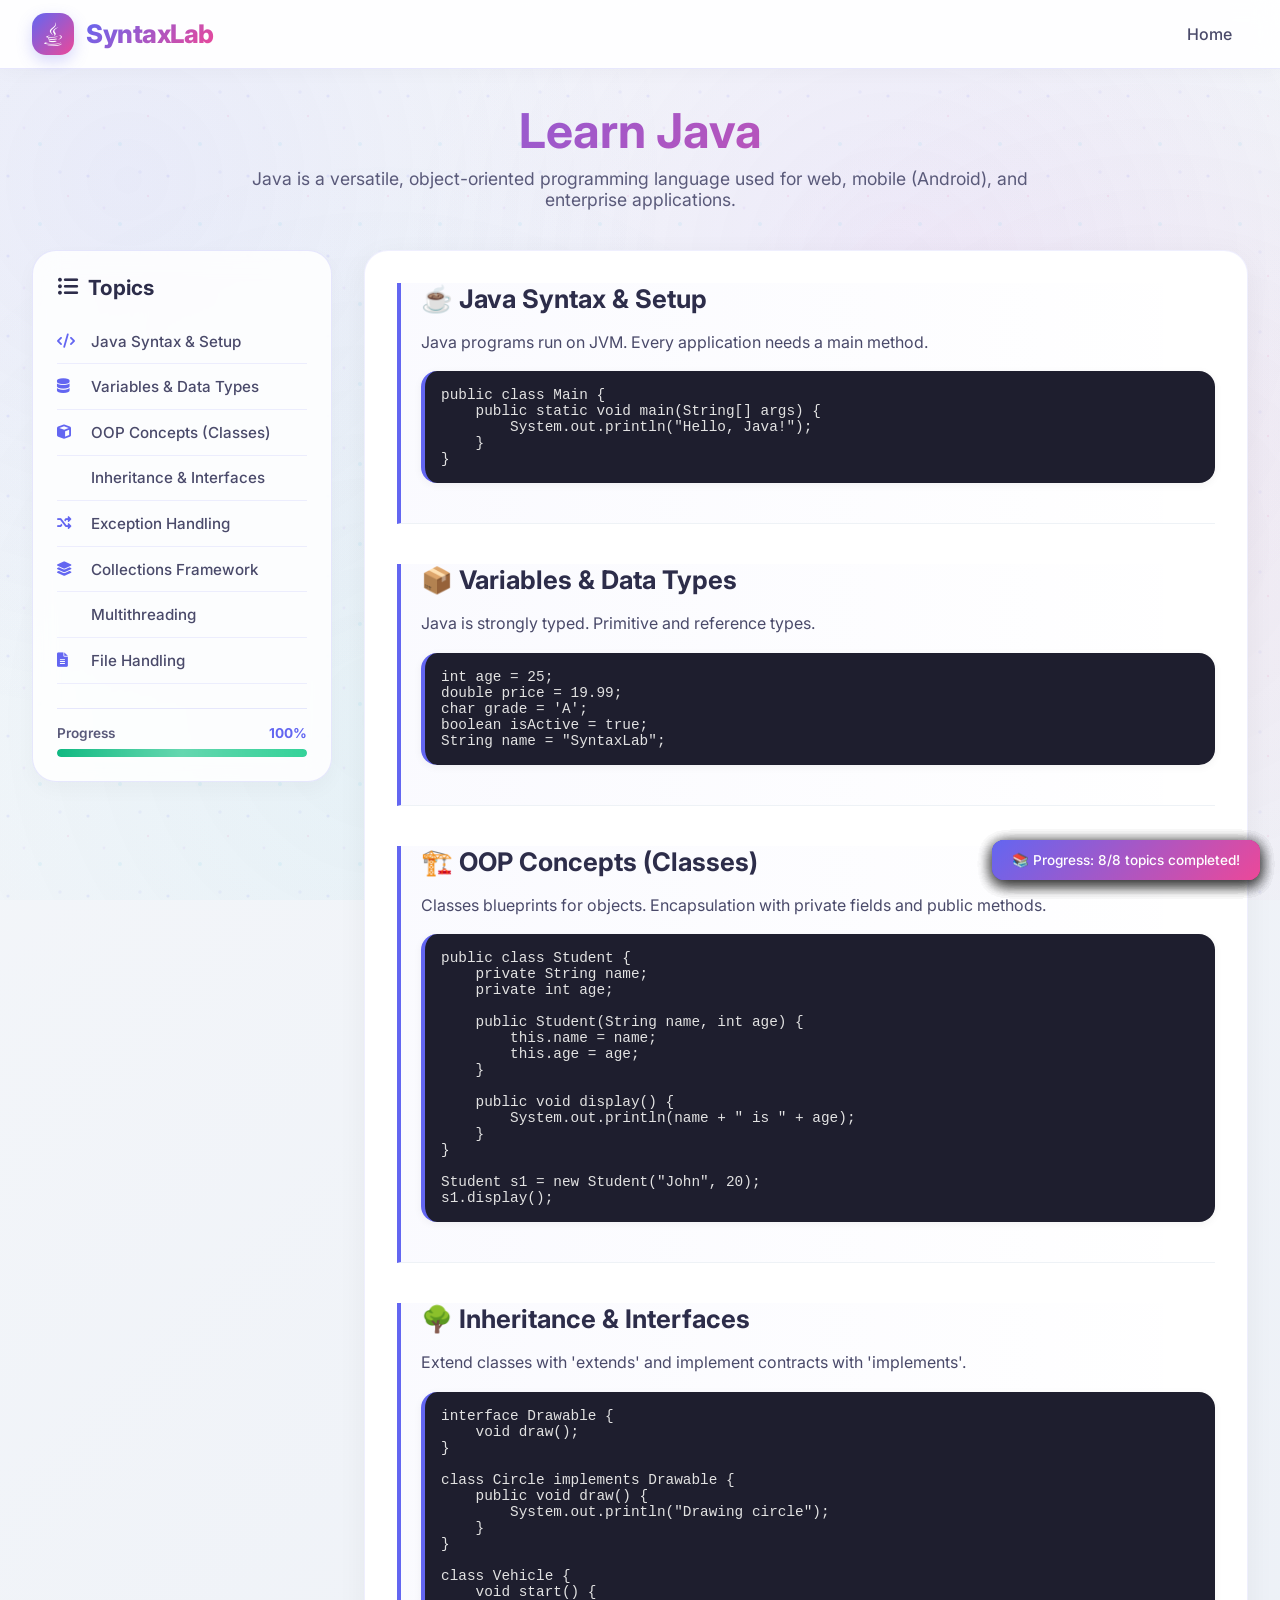
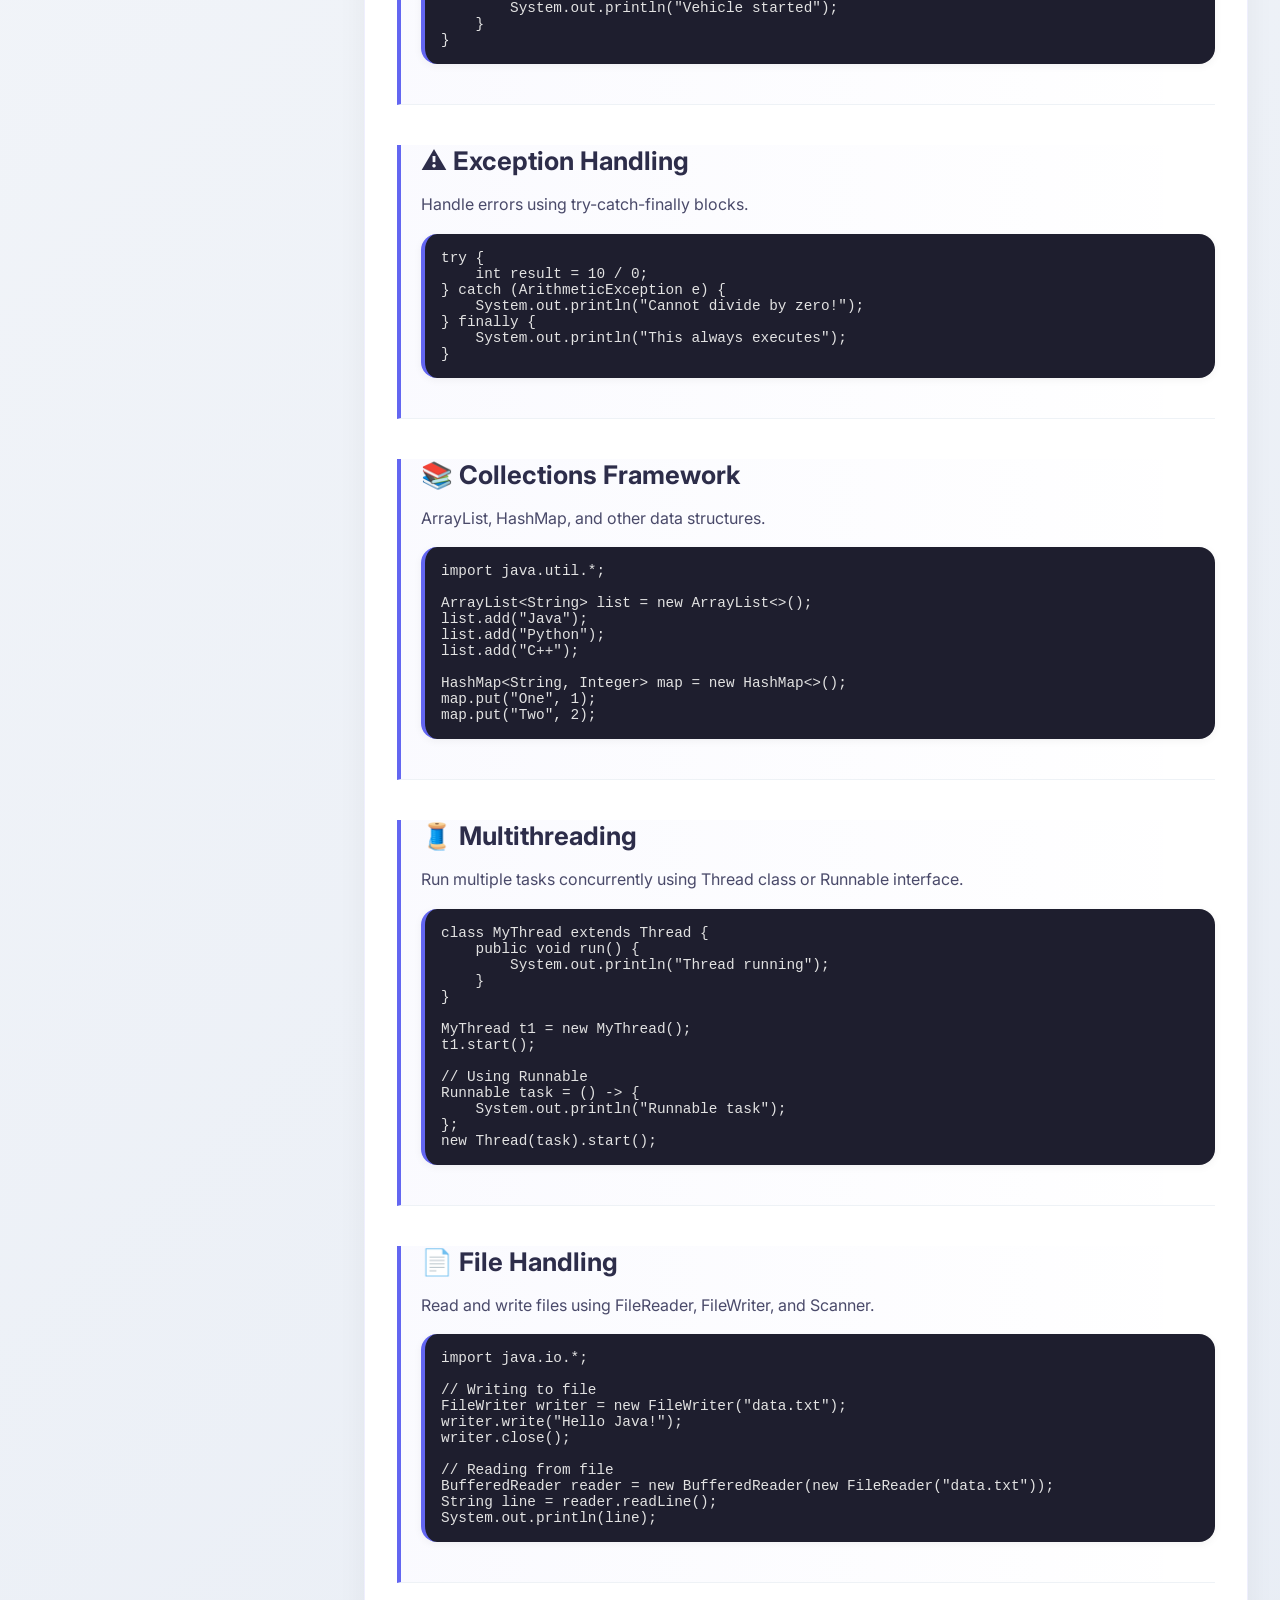
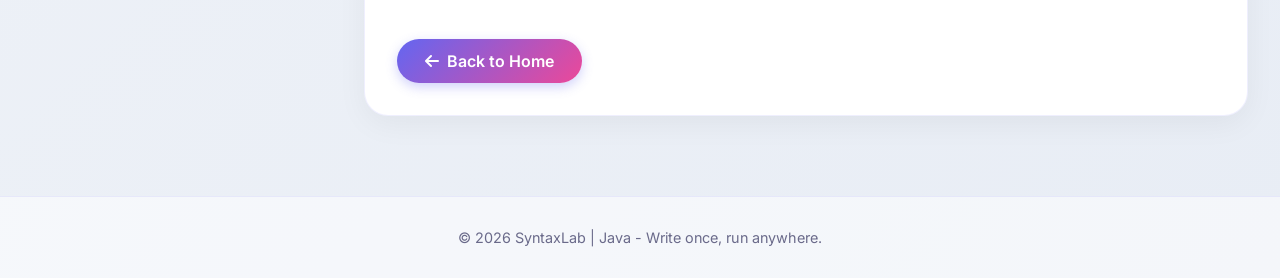
<file: java.html>
<!DOCTYPE html>
<html lang="en">
<head>
    <meta charset="UTF-8">
    <meta name="viewport" content="width=device-width, initial-scale=1.0">
    <title>SyntaxLab | Learn Java</title>
    <link rel="stylesheet" href="style.css">
    <link rel="stylesheet" href="https://cdnjs.cloudflare.com/ajax/libs/font-awesome/6.0.0-beta3/css/all.min.css">
</head>
<body>

<nav class="navbar">
    <div class="nav-container">
        <div class="logo-area"><div class="logo-icon"><i class="fab fa-java"></i></div><span class="logo-text">SyntaxLab</span></div>
        <div class="nav-links"><a href="index.html" class="nav-link">Home</a></div>
    </div>
</nav>

<div class="language-container">
    <div class="language-header">
        <h1>Learn Java</h1>
        <p class="intro">Java is a versatile, object-oriented programming language used for web, mobile (Android), and enterprise applications.</p>
    </div>

    <div class="content-grid">
        <aside class="topics-sidebar">
            <h3><i class="fas fa-list-ul"></i> Topics</h3>
            <ul class="topic-list">
                <li><i class="fas fa-code"></i> Java Syntax & Setup</li>
                <li><i class="fas fa-database"></i> Variables & Data Types</li>
                <li><i class="fas fa-cube"></i> OOP Concepts (Classes)</li>
                <li><i class="fas fa-children"></i> Inheritance & Interfaces</li>
                <li><i class="fas fa-random"></i> Exception Handling</li>
                <li><i class="fas fa-layer-group"></i> Collections Framework</li>
                <li><i class="fas fa-thread"></i> Multithreading</li>
                <li><i class="fas fa-file-alt"></i> File Handling</li>
            </ul>
            <div class="progress-wrapper">
                <div class="progress-label"><span>Progress</span><span class="progress-percent">0%</span></div>
                <div class="progress-bar"><div class="progress-fill"></div></div>
            </div>
        </aside>

        <main class="main-content">
            <div class="topic-section">
                <h2>☕ Java Syntax & Setup</h2>
                <p>Java programs run on JVM. Every application needs a main method.</p>
                <div class="code-block"><pre>public class Main {
    public static void main(String[] args) {
        System.out.println("Hello, Java!");
    }
}</pre></div>
            </div>

            <div class="topic-section">
                <h2>📦 Variables & Data Types</h2>
                <p>Java is strongly typed. Primitive and reference types.</p>
                <div class="code-block"><pre>int age = 25;
double price = 19.99;
char grade = 'A';
boolean isActive = true;
String name = "SyntaxLab";</pre></div>
            </div>

            <div class="topic-section">
                <h2>🏗️ OOP Concepts (Classes)</h2>
                <p>Classes blueprints for objects. Encapsulation with private fields and public methods.</p>
                <div class="code-block"><pre>public class Student {
    private String name;
    private int age;
    
    public Student(String name, int age) {
        this.name = name;
        this.age = age;
    }
    
    public void display() {
        System.out.println(name + " is " + age);
    }
}

Student s1 = new Student("John", 20);
s1.display();</pre></div>
            </div>

            <div class="topic-section">
                <h2>🌳 Inheritance & Interfaces</h2>
                <p>Extend classes with 'extends' and implement contracts with 'implements'.</p>
                <div class="code-block"><pre>interface Drawable {
    void draw();
}

class Circle implements Drawable {
    public void draw() {
        System.out.println("Drawing circle");
    }
}

class Vehicle {
    void start() {
        System.out.println("Vehicle started");
    }
}</pre></div>
            </div>

            <div class="topic-section">
                <h2>⚠️ Exception Handling</h2>
                <p>Handle errors using try-catch-finally blocks.</p>
                <div class="code-block"><pre>try {
    int result = 10 / 0;
} catch (ArithmeticException e) {
    System.out.println("Cannot divide by zero!");
} finally {
    System.out.println("This always executes");
}</pre></div>
            </div>

            <div class="topic-section">
                <h2>📚 Collections Framework</h2>
                <p>ArrayList, HashMap, and other data structures.</p>
                <div class="code-block"><pre>import java.util.*;

ArrayList&lt;String&gt; list = new ArrayList&lt;&gt;();
list.add("Java");
list.add("Python");
list.add("C++");

HashMap&lt;String, Integer&gt; map = new HashMap&lt;&gt;();
map.put("One", 1);
map.put("Two", 2);</pre></div>
            </div>

            <div class="topic-section">
                <h2>🧵 Multithreading</h2>
                <p>Run multiple tasks concurrently using Thread class or Runnable interface.</p>
                <div class="code-block"><pre>class MyThread extends Thread {
    public void run() {
        System.out.println("Thread running");
    }
}

MyThread t1 = new MyThread();
t1.start();

// Using Runnable
Runnable task = () -> {
    System.out.println("Runnable task");
};
new Thread(task).start();</pre></div>
            </div>

            <div class="topic-section">
                <h2>📄 File Handling</h2>
                <p>Read and write files using FileReader, FileWriter, and Scanner.</p>
                <div class="code-block"><pre>import java.io.*;

// Writing to file
FileWriter writer = new FileWriter("data.txt");
writer.write("Hello Java!");
writer.close();

// Reading from file
BufferedReader reader = new BufferedReader(new FileReader("data.txt"));
String line = reader.readLine();
System.out.println(line);</pre></div>
            </div>

            <a href="index.html" class="back-home"><i class="fas fa-arrow-left"></i> Back to Home</a>
        </main>
    </div>
</div>

<footer class="footer"><p>© 2026 SyntaxLab | Java - Write once, run anywhere.</p></footer>
<script src="script.js"></script>
</body>
</html>
</file>
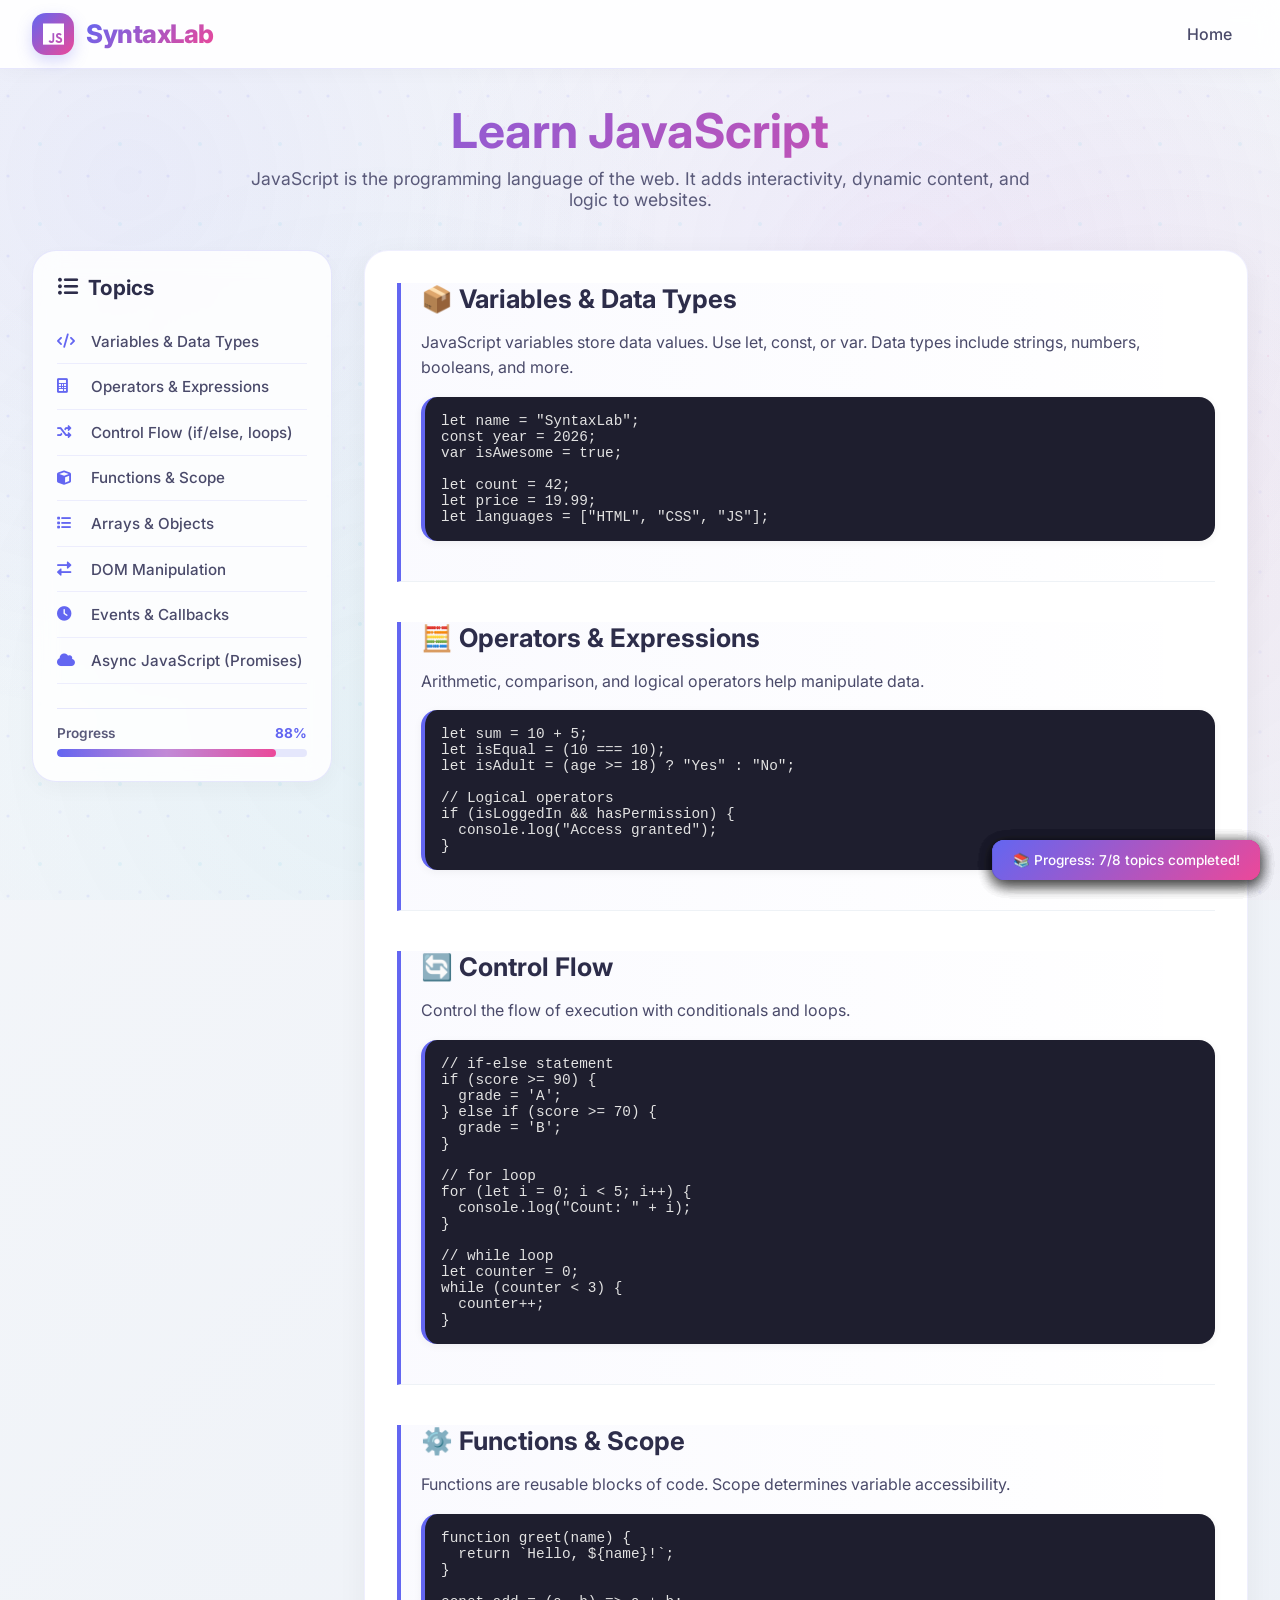
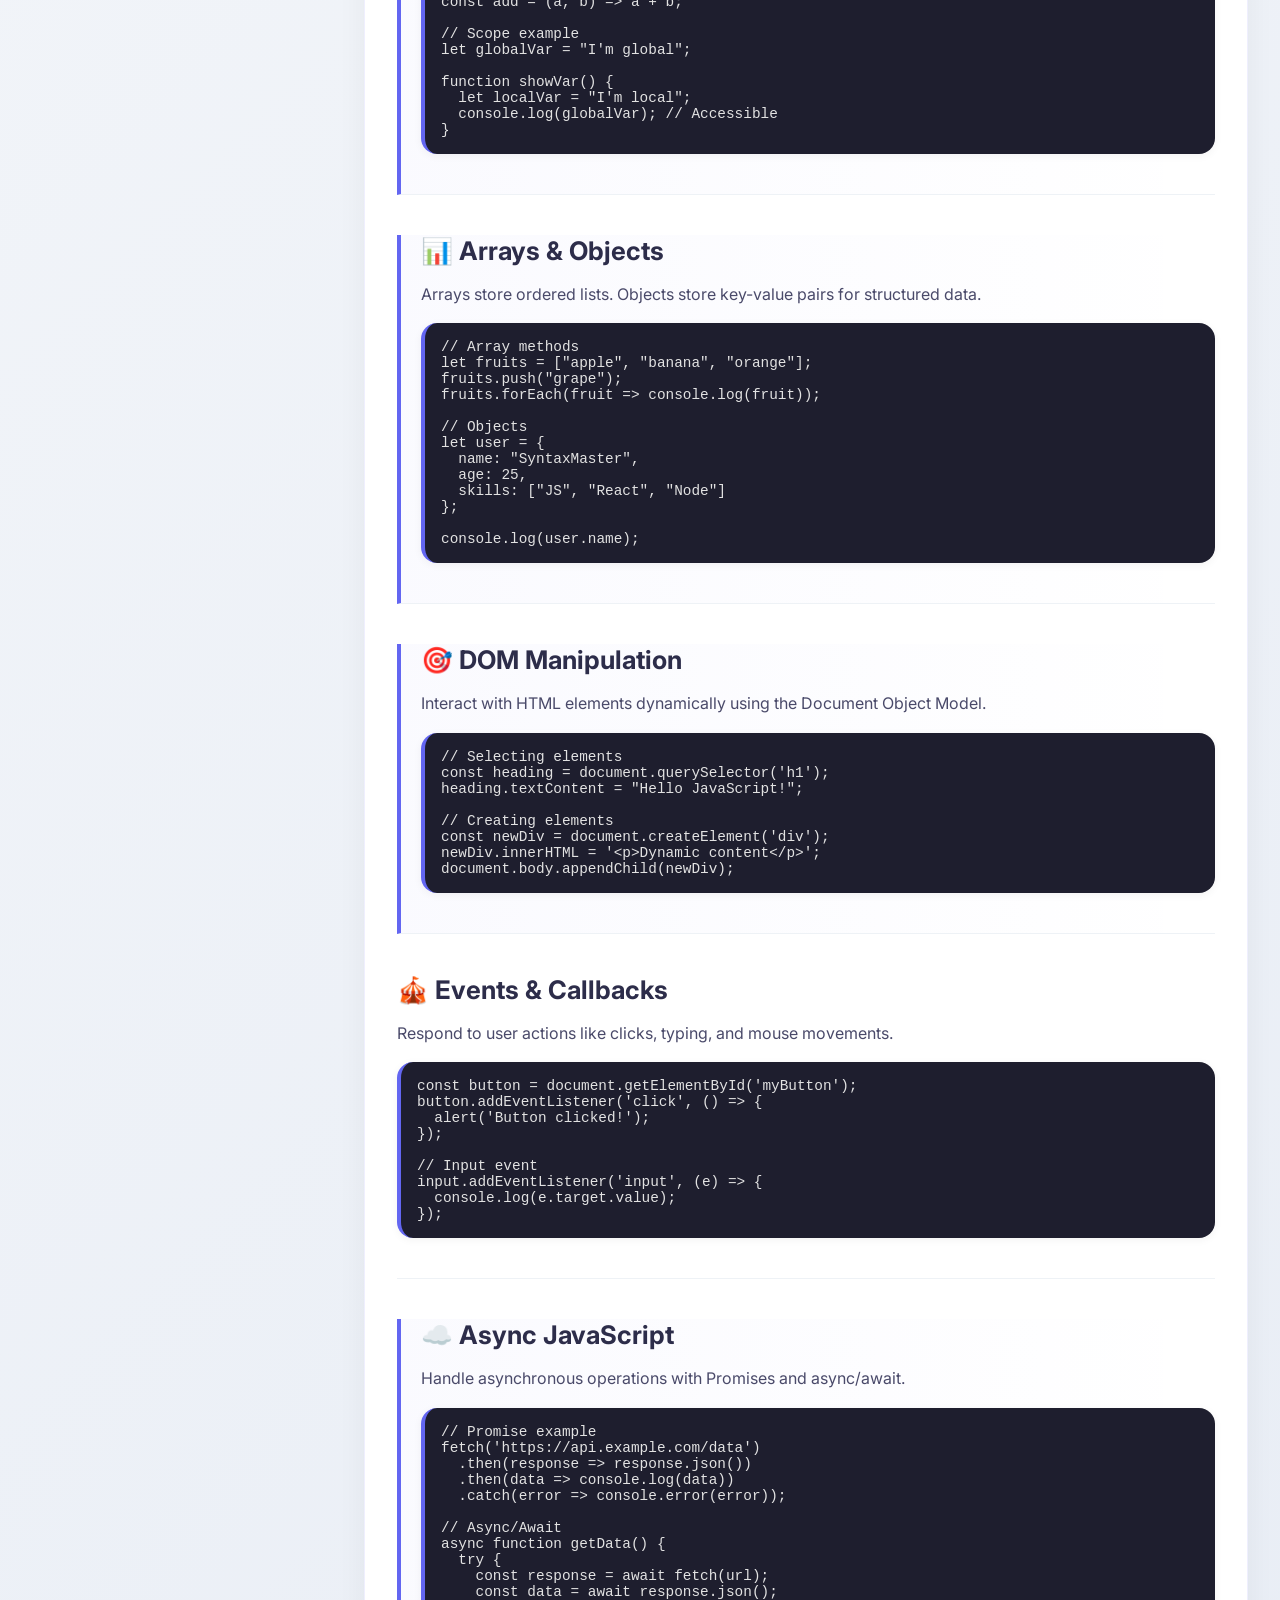
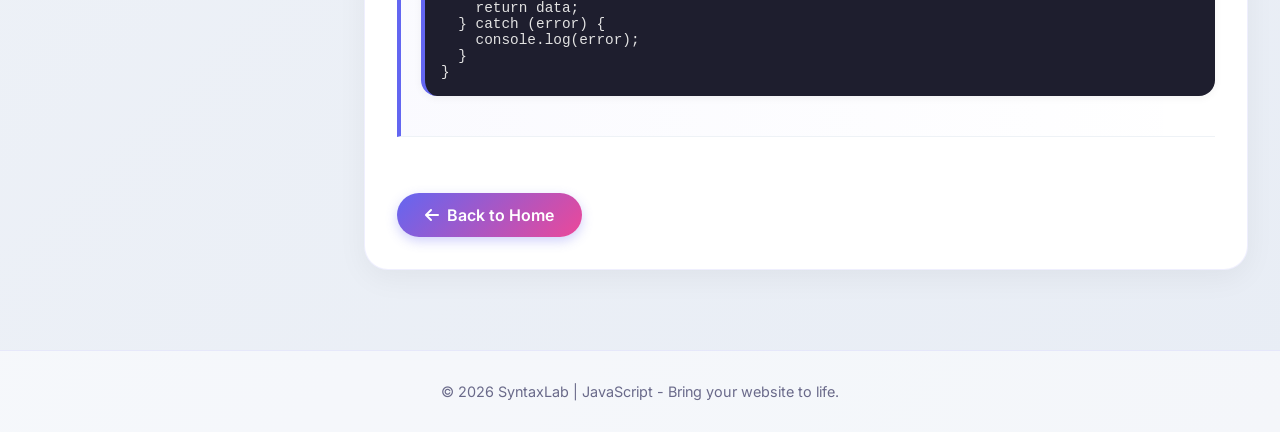
<file: javascript.html>
<!DOCTYPE html>
<html lang="en">
<head>
    <meta charset="UTF-8">
    <meta name="viewport" content="width=device-width, initial-scale=1.0">
    <title>SyntaxLab | Learn JavaScript</title>
    <link rel="stylesheet" href="style.css">
    <link rel="stylesheet" href="https://cdnjs.cloudflare.com/ajax/libs/font-awesome/6.0.0-beta3/css/all.min.css">
</head>
<body>

<nav class="navbar">
    <div class="nav-container">
        <div class="logo-area"><div class="logo-icon"><i class="fab fa-js"></i></div><span class="logo-text">SyntaxLab</span></div>
        <div class="nav-links"><a href="index.html" class="nav-link">Home</a></div>
    </div>
</nav>

<div class="language-container">
    <div class="language-header">
        <h1>Learn JavaScript</h1>
        <p class="intro">JavaScript is the programming language of the web. It adds interactivity, dynamic content, and logic to websites.</p>
    </div>

    <div class="content-grid">
        <aside class="topics-sidebar">
            <h3><i class="fas fa-list-ul"></i> Topics</h3>
            <ul class="topic-list">
                <li><i class="fas fa-code"></i> Variables & Data Types</li>
                <li><i class="fas fa-calculator"></i> Operators & Expressions</li>
                <li><i class="fas fa-random"></i> Control Flow (if/else, loops)</li>
                <li><i class="fas fa-cube"></i> Functions & Scope</li>
                <li><i class="fas fa-list"></i> Arrays & Objects</li>
                <li><i class="fas fa-exchange-alt"></i> DOM Manipulation</li>
                <li><i class="fas fa-clock"></i> Events & Callbacks</li>
                <li><i class="fas fa-cloud"></i> Async JavaScript (Promises)</li>
            </ul>
            <div class="progress-wrapper">
                <div class="progress-label"><span>Progress</span><span class="progress-percent">0%</span></div>
                <div class="progress-bar"><div class="progress-fill"></div></div>
            </div>
        </aside>

        <main class="main-content">
            <div class="topic-section">
                <h2>📦 Variables & Data Types</h2>
                <p>JavaScript variables store data values. Use let, const, or var. Data types include strings, numbers, booleans, and more.</p>
                <div class="code-block"><pre>let name = "SyntaxLab";
const year = 2026;
var isAwesome = true;

let count = 42;
let price = 19.99;
let languages = ["HTML", "CSS", "JS"];</pre></div>
            </div>

            <div class="topic-section">
                <h2>🧮 Operators & Expressions</h2>
                <p>Arithmetic, comparison, and logical operators help manipulate data.</p>
                <div class="code-block"><pre>let sum = 10 + 5;
let isEqual = (10 === 10);
let isAdult = (age >= 18) ? "Yes" : "No";

// Logical operators
if (isLoggedIn &amp;&amp; hasPermission) {
  console.log("Access granted");
}</pre></div>
            </div>

            <div class="topic-section">
                <h2>🔄 Control Flow</h2>
                <p>Control the flow of execution with conditionals and loops.</p>
                <div class="code-block"><pre>// if-else statement
if (score >= 90) {
  grade = 'A';
} else if (score >= 70) {
  grade = 'B';
}

// for loop
for (let i = 0; i &lt; 5; i++) {
  console.log("Count: " + i);
}

// while loop
let counter = 0;
while (counter &lt; 3) {
  counter++;
}</pre></div>
            </div>

            <div class="topic-section">
                <h2>⚙️ Functions & Scope</h2>
                <p>Functions are reusable blocks of code. Scope determines variable accessibility.</p>
                <div class="code-block"><pre>function greet(name) {
  return `Hello, ${name}!`;
}

const add = (a, b) => a + b;

// Scope example
let globalVar = "I'm global";

function showVar() {
  let localVar = "I'm local";
  console.log(globalVar); // Accessible
}</pre></div>
            </div>

            <div class="topic-section">
                <h2>📊 Arrays & Objects</h2>
                <p>Arrays store ordered lists. Objects store key-value pairs for structured data.</p>
                <div class="code-block"><pre>// Array methods
let fruits = ["apple", "banana", "orange"];
fruits.push("grape");
fruits.forEach(fruit => console.log(fruit));

// Objects
let user = {
  name: "SyntaxMaster",
  age: 25,
  skills: ["JS", "React", "Node"]
};

console.log(user.name);</pre></div>
            </div>

            <div class="topic-section">
                <h2>🎯 DOM Manipulation</h2>
                <p>Interact with HTML elements dynamically using the Document Object Model.</p>
                <div class="code-block"><pre>// Selecting elements
const heading = document.querySelector('h1');
heading.textContent = "Hello JavaScript!";

// Creating elements
const newDiv = document.createElement('div');
newDiv.innerHTML = '&lt;p&gt;Dynamic content&lt;/p&gt;';
document.body.appendChild(newDiv);</pre></div>
            </div>

            <div class="topic-section">
                <h2>🎪 Events & Callbacks</h2>
                <p>Respond to user actions like clicks, typing, and mouse movements.</p>
                <div class="code-block"><pre>const button = document.getElementById('myButton');
button.addEventListener('click', () => {
  alert('Button clicked!');
});

// Input event
input.addEventListener('input', (e) => {
  console.log(e.target.value);
});</pre></div>
            </div>

            <div class="topic-section">
                <h2>☁️ Async JavaScript</h2>
                <p>Handle asynchronous operations with Promises and async/await.</p>
                <div class="code-block"><pre>// Promise example
fetch('https://api.example.com/data')
  .then(response => response.json())
  .then(data => console.log(data))
  .catch(error => console.error(error));

// Async/Await
async function getData() {
  try {
    const response = await fetch(url);
    const data = await response.json();
    return data;
  } catch (error) {
    console.log(error);
  }
}</pre></div>
            </div>

            <a href="index.html" class="back-home"><i class="fas fa-arrow-left"></i> Back to Home</a>
        </main>
    </div>
</div>

<footer class="footer"><p>© 2026 SyntaxLab | JavaScript - Bring your website to life.</p></footer>
<script src="script.js"></script>
</body>
</html>
</file>
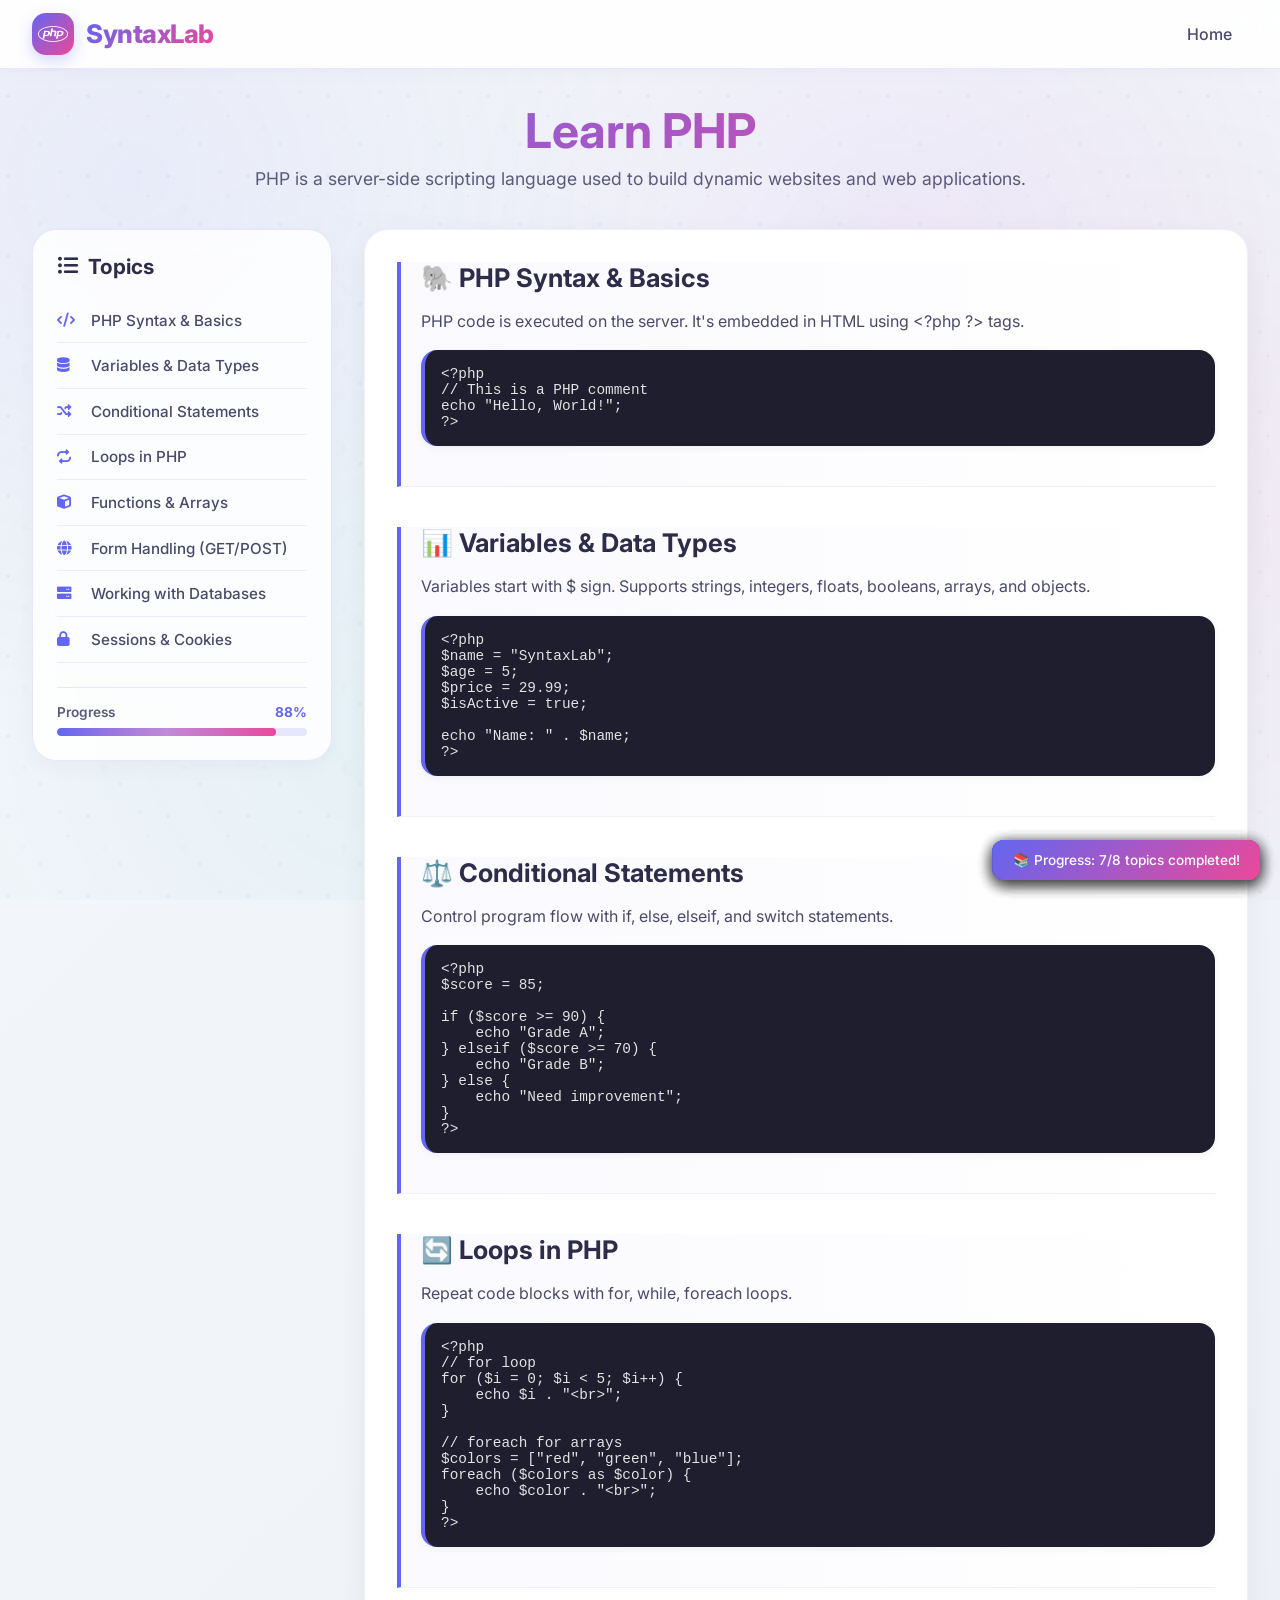
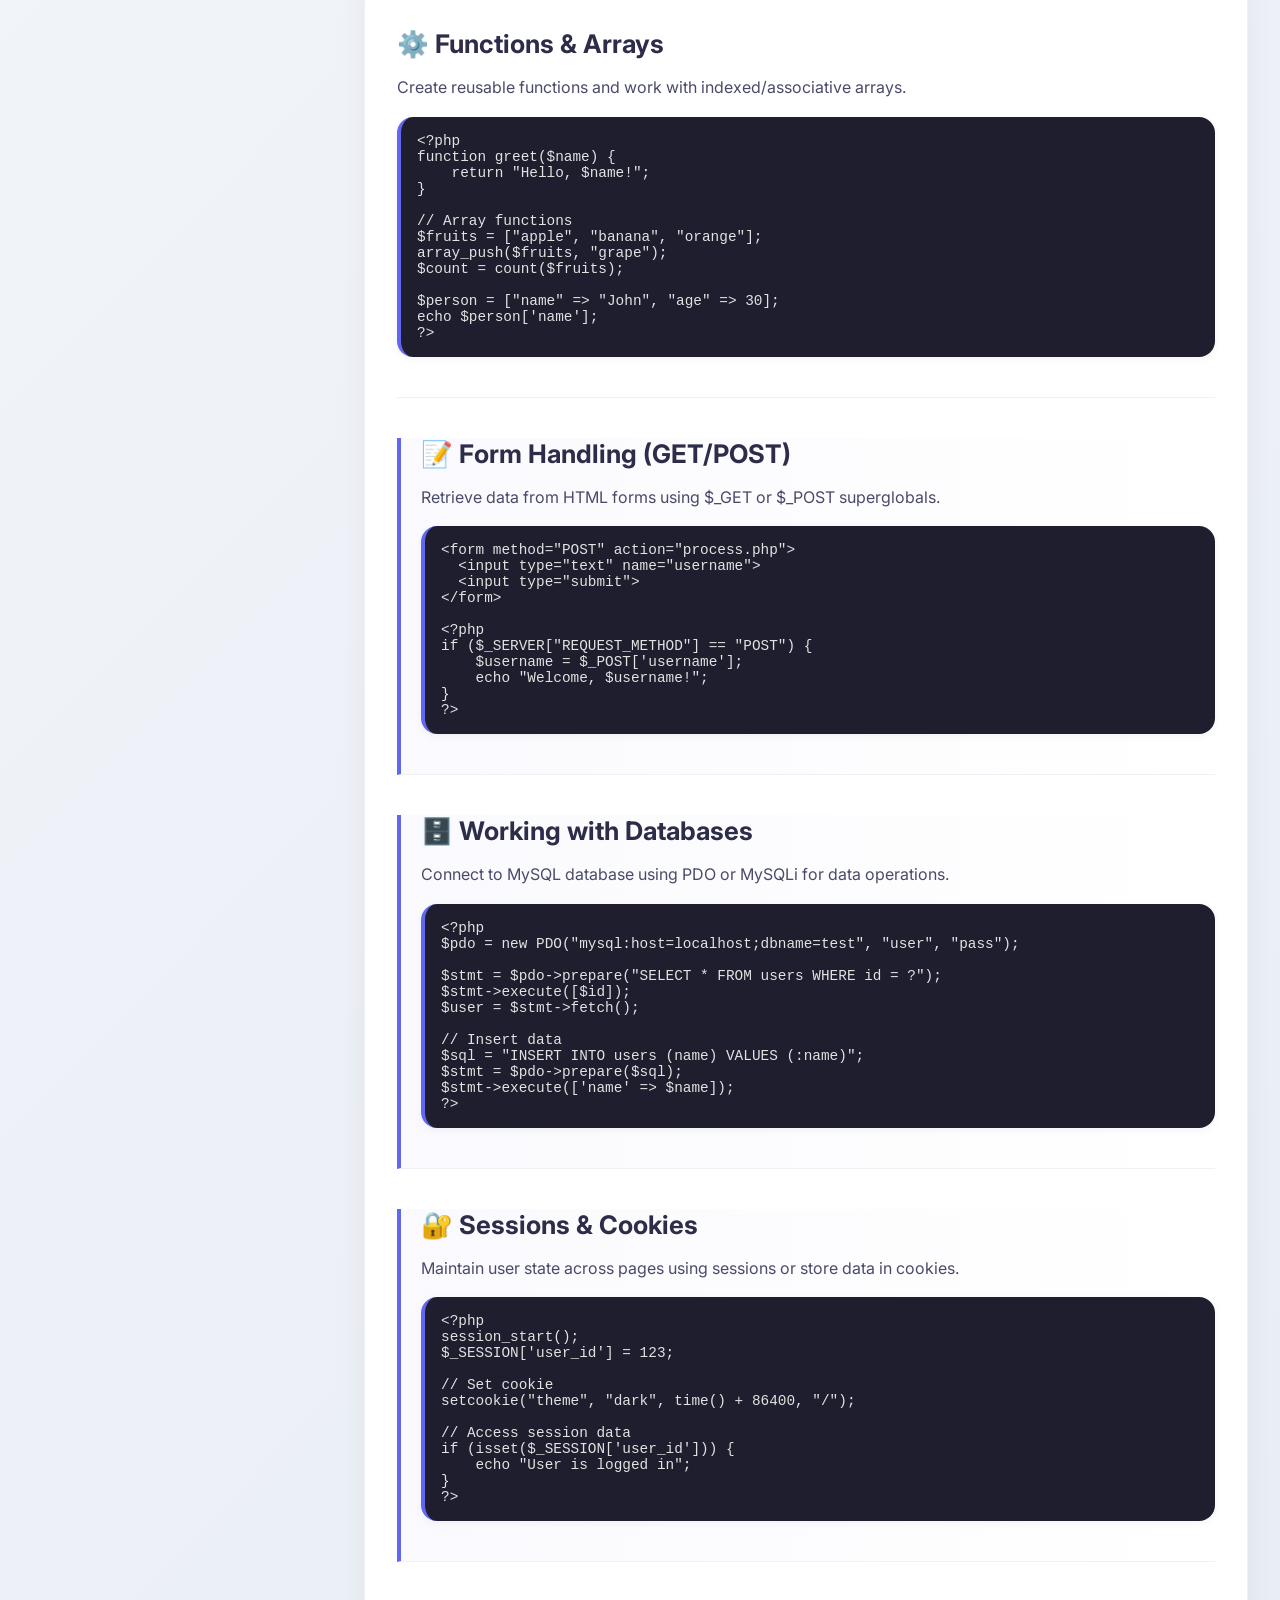
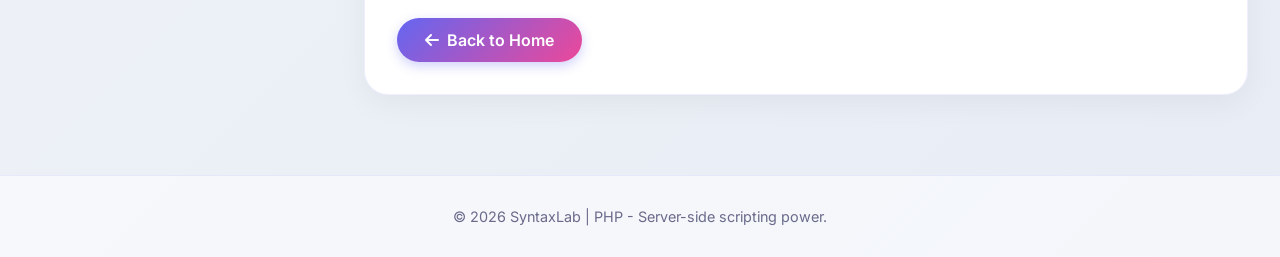
<file: php.html>
<!DOCTYPE html>
<html lang="en">
<head>
    <meta charset="UTF-8">
    <meta name="viewport" content="width=device-width, initial-scale=1.0">
    <title>SyntaxLab | Learn PHP</title>
    <link rel="stylesheet" href="style.css">
    <link rel="stylesheet" href="https://cdnjs.cloudflare.com/ajax/libs/font-awesome/6.0.0-beta3/css/all.min.css">
</head>
<body>

<nav class="navbar">
    <div class="nav-container">
        <div class="logo-area"><div class="logo-icon"><i class="fab fa-php"></i></div><span class="logo-text">SyntaxLab</span></div>
        <div class="nav-links"><a href="index.html" class="nav-link">Home</a></div>
    </div>
</nav>

<div class="language-container">
    <div class="language-header">
        <h1>Learn PHP</h1>
        <p class="intro">PHP is a server-side scripting language used to build dynamic websites and web applications.</p>
    </div>

    <div class="content-grid">
        <aside class="topics-sidebar">
            <h3><i class="fas fa-list-ul"></i> Topics</h3>
            <ul class="topic-list">
                <li><i class="fas fa-code"></i> PHP Syntax & Basics</li>
                <li><i class="fas fa-database"></i> Variables & Data Types</li>
                <li><i class="fas fa-random"></i> Conditional Statements</li>
                <li><i class="fas fa-repeat"></i> Loops in PHP</li>
                <li><i class="fas fa-cube"></i> Functions & Arrays</li>
                <li><i class="fas fa-globe"></i> Form Handling (GET/POST)</li>
                <li><i class="fas fa-server"></i> Working with Databases</li>
                <li><i class="fas fa-lock"></i> Sessions & Cookies</li>
            </ul>
            <div class="progress-wrapper">
                <div class="progress-label"><span>Progress</span><span class="progress-percent">0%</span></div>
                <div class="progress-bar"><div class="progress-fill"></div></div>
            </div>
        </aside>

        <main class="main-content">
            <div class="topic-section">
                <h2>🐘 PHP Syntax & Basics</h2>
                <p>PHP code is executed on the server. It's embedded in HTML using &lt;?php ?&gt; tags.</p>
                <div class="code-block"><pre>&lt;?php
// This is a PHP comment
echo "Hello, World!";
?&gt;</pre></div>
            </div>

            <div class="topic-section">
                <h2>📊 Variables & Data Types</h2>
                <p>Variables start with $ sign. Supports strings, integers, floats, booleans, arrays, and objects.</p>
                <div class="code-block"><pre>&lt;?php
$name = "SyntaxLab";
$age = 5;
$price = 29.99;
$isActive = true;

echo "Name: " . $name;
?&gt;</pre></div>
            </div>

            <div class="topic-section">
                <h2>⚖️ Conditional Statements</h2>
                <p>Control program flow with if, else, elseif, and switch statements.</p>
                <div class="code-block"><pre>&lt;?php
$score = 85;

if ($score >= 90) {
    echo "Grade A";
} elseif ($score >= 70) {
    echo "Grade B";
} else {
    echo "Need improvement";
}
?&gt;</pre></div>
            </div>

            <div class="topic-section">
                <h2>🔄 Loops in PHP</h2>
                <p>Repeat code blocks with for, while, foreach loops.</p>
                <div class="code-block"><pre>&lt;?php
// for loop
for ($i = 0; $i &lt; 5; $i++) {
    echo $i . "&lt;br&gt;";
}

// foreach for arrays
$colors = ["red", "green", "blue"];
foreach ($colors as $color) {
    echo $color . "&lt;br&gt;";
}
?&gt;</pre></div>
            </div>

            <div class="topic-section">
                <h2>⚙️ Functions & Arrays</h2>
                <p>Create reusable functions and work with indexed/associative arrays.</p>
                <div class="code-block"><pre>&lt;?php
function greet($name) {
    return "Hello, $name!";
}

// Array functions
$fruits = ["apple", "banana", "orange"];
array_push($fruits, "grape");
$count = count($fruits);

$person = ["name" => "John", "age" => 30];
echo $person['name'];
?&gt;</pre></div>
            </div>

            <div class="topic-section">
                <h2>📝 Form Handling (GET/POST)</h2>
                <p>Retrieve data from HTML forms using $_GET or $_POST superglobals.</p>
                <div class="code-block"><pre>&lt;form method="POST" action="process.php"&gt;
  &lt;input type="text" name="username"&gt;
  &lt;input type="submit"&gt;
&lt;/form&gt;

&lt;?php
if ($_SERVER["REQUEST_METHOD"] == "POST") {
    $username = $_POST['username'];
    echo "Welcome, $username!";
}
?&gt;</pre></div>
            </div>

            <div class="topic-section">
                <h2>🗄️ Working with Databases</h2>
                <p>Connect to MySQL database using PDO or MySQLi for data operations.</p>
                <div class="code-block"><pre>&lt;?php
$pdo = new PDO("mysql:host=localhost;dbname=test", "user", "pass");

$stmt = $pdo->prepare("SELECT * FROM users WHERE id = ?");
$stmt->execute([$id]);
$user = $stmt->fetch();

// Insert data
$sql = "INSERT INTO users (name) VALUES (:name)";
$stmt = $pdo->prepare($sql);
$stmt->execute(['name' => $name]);
?&gt;</pre></div>
            </div>

            <div class="topic-section">
                <h2>🔐 Sessions & Cookies</h2>
                <p>Maintain user state across pages using sessions or store data in cookies.</p>
                <div class="code-block"><pre>&lt;?php
session_start();
$_SESSION['user_id'] = 123;

// Set cookie
setcookie("theme", "dark", time() + 86400, "/");

// Access session data
if (isset($_SESSION['user_id'])) {
    echo "User is logged in";
}
?&gt;</pre></div>
            </div>

            <a href="index.html" class="back-home"><i class="fas fa-arrow-left"></i> Back to Home</a>
        </main>
    </div>
</div>

<footer class="footer"><p>© 2026 SyntaxLab | PHP - Server-side scripting power.</p></footer>
<script src="script.js"></script>
</body>
</html>
</file>
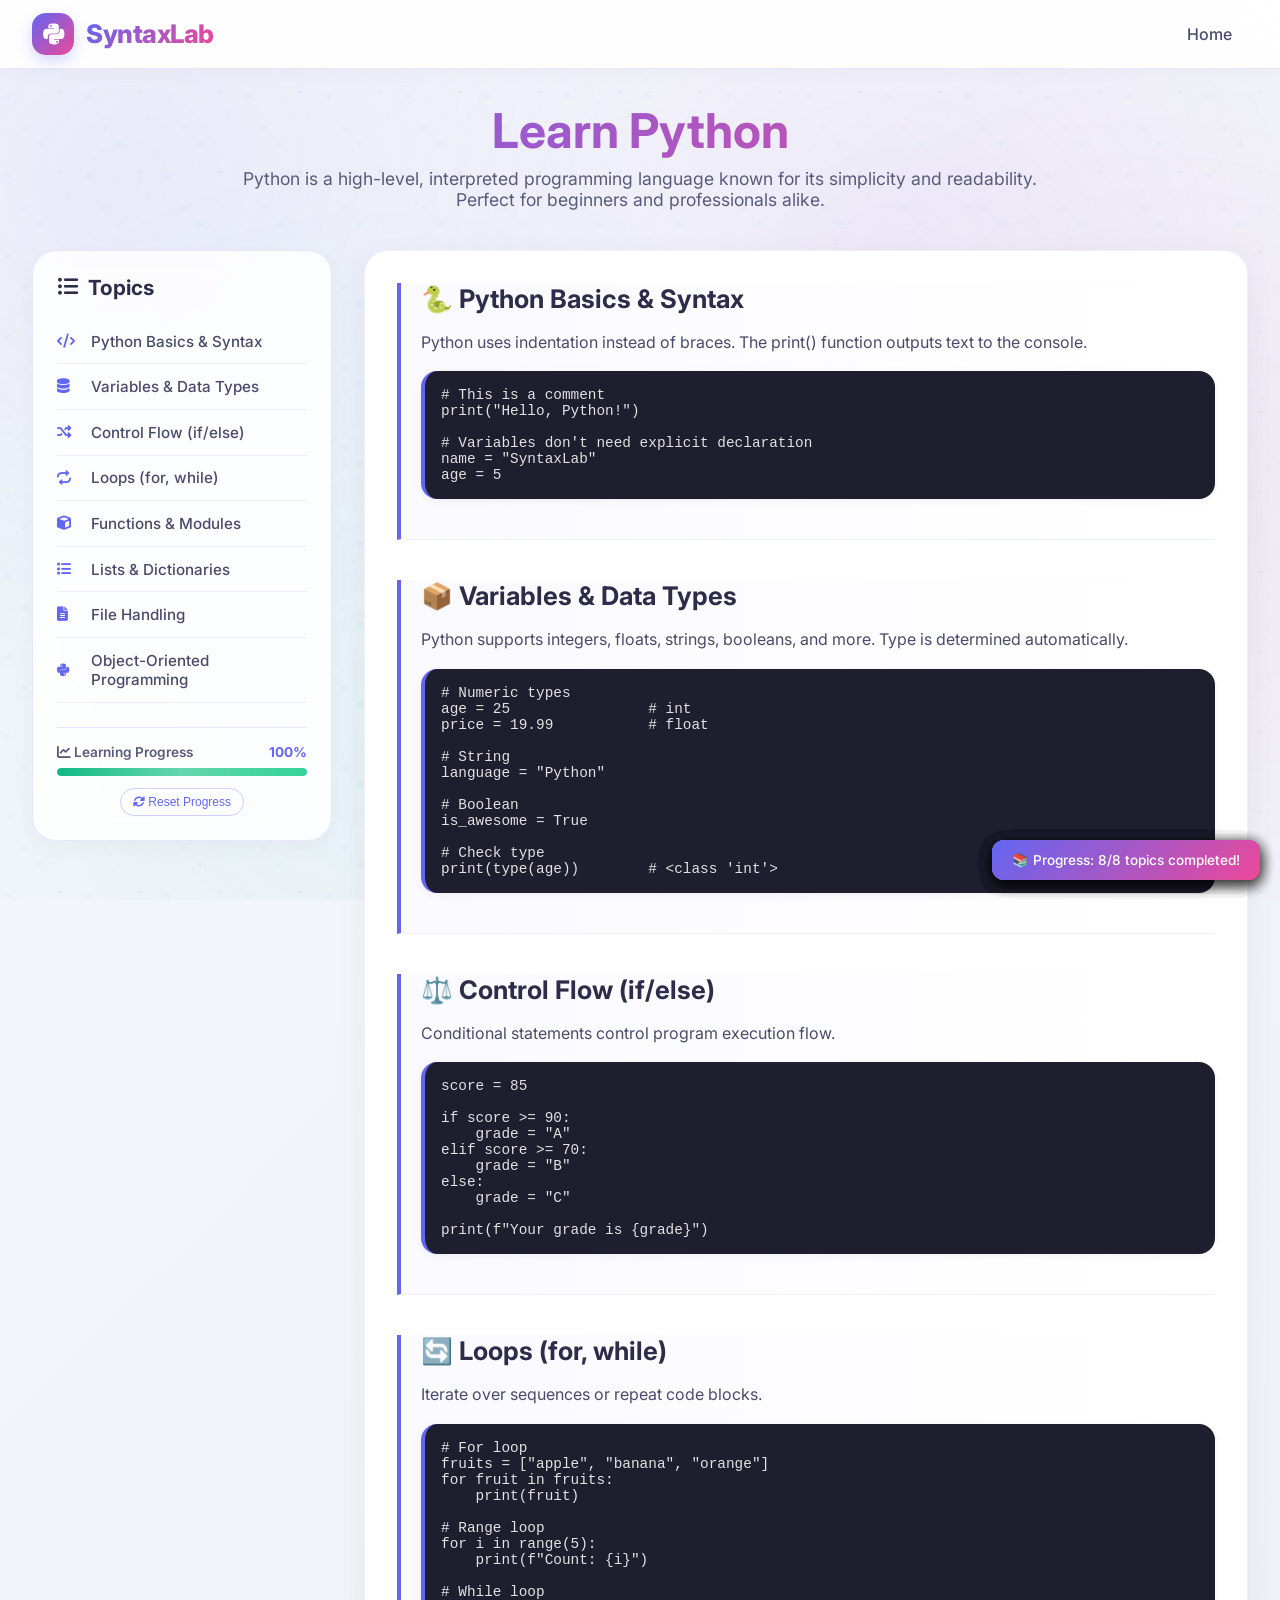
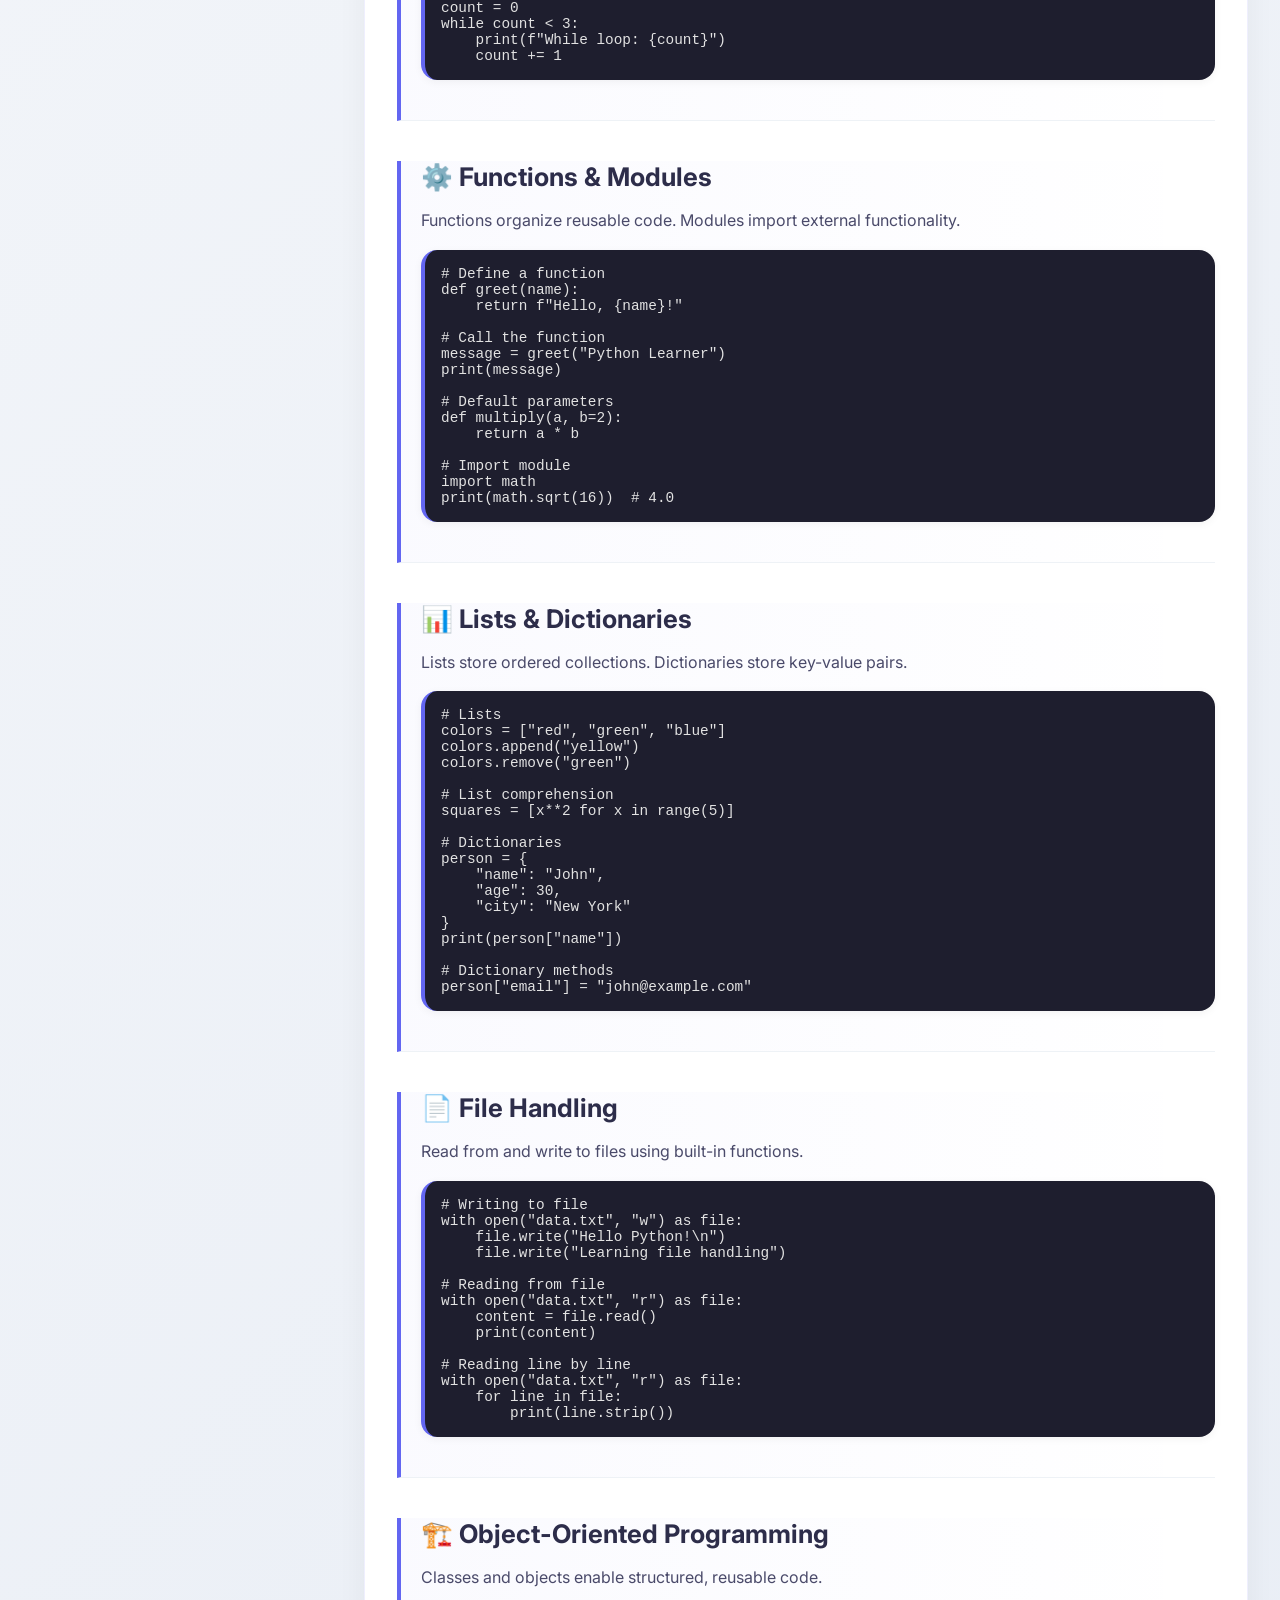
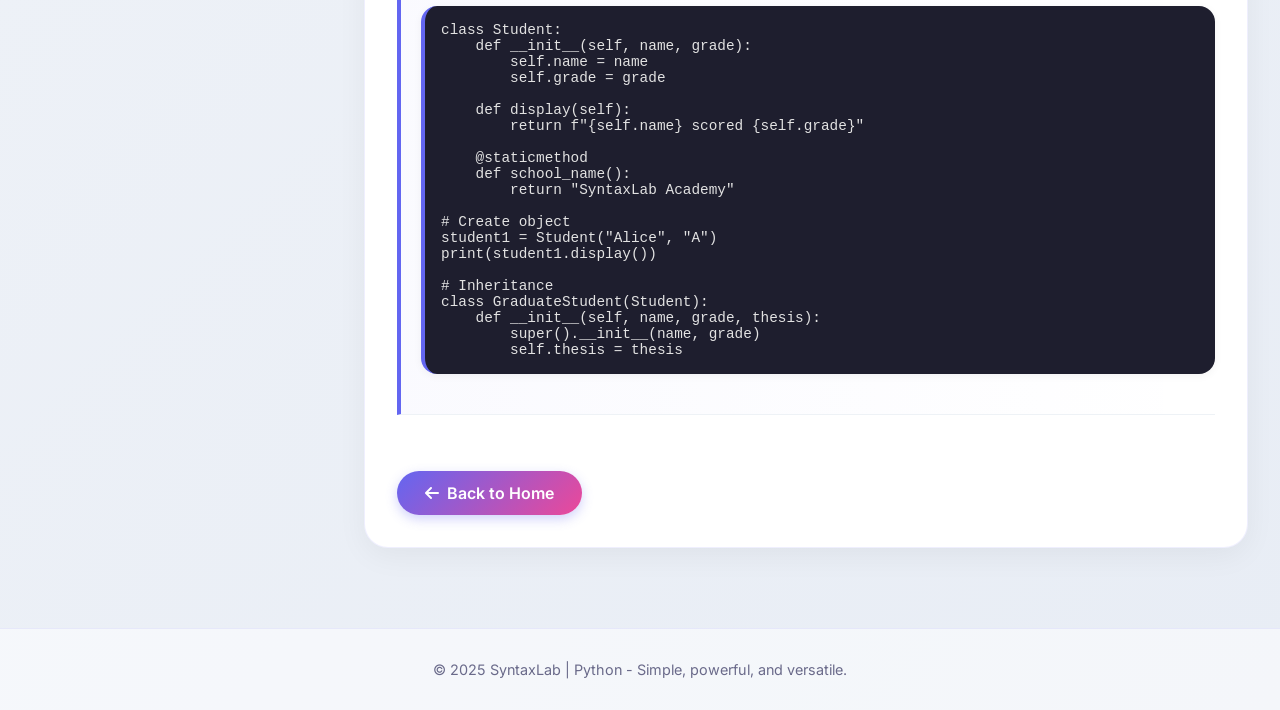
<file: python.html>
<!DOCTYPE html>
<html lang="en">
<head>
    <meta charset="UTF-8">
    <meta name="viewport" content="width=device-width, initial-scale=1.0">
    <title>SyntaxLab | Learn Python</title>
    <link rel="stylesheet" href="style.css">
    <link rel="stylesheet" href="https://cdnjs.cloudflare.com/ajax/libs/font-awesome/6.0.0-beta3/css/all.min.css">
</head>
<body>

<nav class="navbar">
    <div class="nav-container">
        <div class="logo-area"><div class="logo-icon"><i class="fab fa-python"></i></div><span class="logo-text">SyntaxLab</span></div>
        <div class="nav-links"><a href="index.html" class="nav-link">Home</a></div>
    </div>
</nav>

<div class="language-container">
    <div class="language-header">
        <h1>Learn Python</h1>
        <p class="intro">Python is a high-level, interpreted programming language known for its simplicity and readability. Perfect for beginners and professionals alike.</p>
    </div>

    <div class="content-grid">
        <aside class="topics-sidebar">
            <h3><i class="fas fa-list-ul"></i> Topics</h3>
            <ul class="topic-list">
                <li><i class="fas fa-code"></i> Python Basics & Syntax</li>
                <li><i class="fas fa-database"></i> Variables & Data Types</li>
                <li><i class="fas fa-random"></i> Control Flow (if/else)</li>
                <li><i class="fas fa-repeat"></i> Loops (for, while)</li>
                <li><i class="fas fa-cube"></i> Functions & Modules</li>
                <li><i class="fas fa-list"></i> Lists & Dictionaries</li>
                <li><i class="fas fa-file-alt"></i> File Handling</li>
                <li><i class="fab fa-python"></i> Object-Oriented Programming</li>
            </ul>
            <div class="progress-wrapper">
                <div class="progress-label">
                    <span><i class="fas fa-chart-line"></i> Learning Progress</span>
                    <span class="progress-percent">0%</span>
                </div>
                <div class="progress-bar">
                    <div class="progress-fill"></div>
                </div>
                <div class="reset-progress">
                    <button class="reset-btn"><i class="fas fa-sync-alt"></i> Reset Progress</button>
                </div>
            </div>
        </aside>

        <main class="main-content">
            <div class="topic-section">
                <h2>🐍 Python Basics & Syntax</h2>
                <p>Python uses indentation instead of braces. The print() function outputs text to the console.</p>
                <div class="code-block"><pre># This is a comment
print("Hello, Python!")

# Variables don't need explicit declaration
name = "SyntaxLab"
age = 5</pre></div>
            </div>

            <div class="topic-section">
                <h2>📦 Variables & Data Types</h2>
                <p>Python supports integers, floats, strings, booleans, and more. Type is determined automatically.</p>
                <div class="code-block"><pre># Numeric types
age = 25                # int
price = 19.99           # float

# String
language = "Python"

# Boolean
is_awesome = True

# Check type
print(type(age))        # &lt;class 'int'&gt;</pre></div>
            </div>

            <div class="topic-section">
                <h2>⚖️ Control Flow (if/else)</h2>
                <p>Conditional statements control program execution flow.</p>
                <div class="code-block"><pre>score = 85

if score >= 90:
    grade = "A"
elif score >= 70:
    grade = "B"
else:
    grade = "C"

print(f"Your grade is {grade}")</pre></div>
            </div>

            <div class="topic-section">
                <h2>🔄 Loops (for, while)</h2>
                <p>Iterate over sequences or repeat code blocks.</p>
                <div class="code-block"><pre># For loop
fruits = ["apple", "banana", "orange"]
for fruit in fruits:
    print(fruit)

# Range loop
for i in range(5):
    print(f"Count: {i}")

# While loop
count = 0
while count < 3:
    print(f"While loop: {count}")
    count += 1</pre></div>
            </div>

            <div class="topic-section">
                <h2>⚙️ Functions & Modules</h2>
                <p>Functions organize reusable code. Modules import external functionality.</p>
                <div class="code-block"><pre># Define a function
def greet(name):
    return f"Hello, {name}!"

# Call the function
message = greet("Python Learner")
print(message)

# Default parameters
def multiply(a, b=2):
    return a * b

# Import module
import math
print(math.sqrt(16))  # 4.0</pre></div>
            </div>

            <div class="topic-section">
                <h2>📊 Lists & Dictionaries</h2>
                <p>Lists store ordered collections. Dictionaries store key-value pairs.</p>
                <div class="code-block"><pre># Lists
colors = ["red", "green", "blue"]
colors.append("yellow")
colors.remove("green")

# List comprehension
squares = [x**2 for x in range(5)]

# Dictionaries
person = {
    "name": "John",
    "age": 30,
    "city": "New York"
}
print(person["name"])

# Dictionary methods
person["email"] = "john@example.com"</pre></div>
            </div>

            <div class="topic-section">
                <h2>📄 File Handling</h2>
                <p>Read from and write to files using built-in functions.</p>
                <div class="code-block"><pre># Writing to file
with open("data.txt", "w") as file:
    file.write("Hello Python!\n")
    file.write("Learning file handling")

# Reading from file
with open("data.txt", "r") as file:
    content = file.read()
    print(content)

# Reading line by line
with open("data.txt", "r") as file:
    for line in file:
        print(line.strip())</pre></div>
            </div>

            <div class="topic-section">
                <h2>🏗️ Object-Oriented Programming</h2>
                <p>Classes and objects enable structured, reusable code.</p>
                <div class="code-block"><pre>class Student:
    def __init__(self, name, grade):
        self.name = name
        self.grade = grade
    
    def display(self):
        return f"{self.name} scored {self.grade}"
    
    @staticmethod
    def school_name():
        return "SyntaxLab Academy"

# Create object
student1 = Student("Alice", "A")
print(student1.display())

# Inheritance
class GraduateStudent(Student):
    def __init__(self, name, grade, thesis):
        super().__init__(name, grade)
        self.thesis = thesis</pre></div>
            </div>

            <a href="index.html" class="back-home"><i class="fas fa-arrow-left"></i> Back to Home</a>
        </main>
    </div>
</div>

<footer class="footer"><p>© 2025 SyntaxLab | Python - Simple, powerful, and versatile.</p></footer>
<script src="script.js"></script>
</body>
</html>
</file>
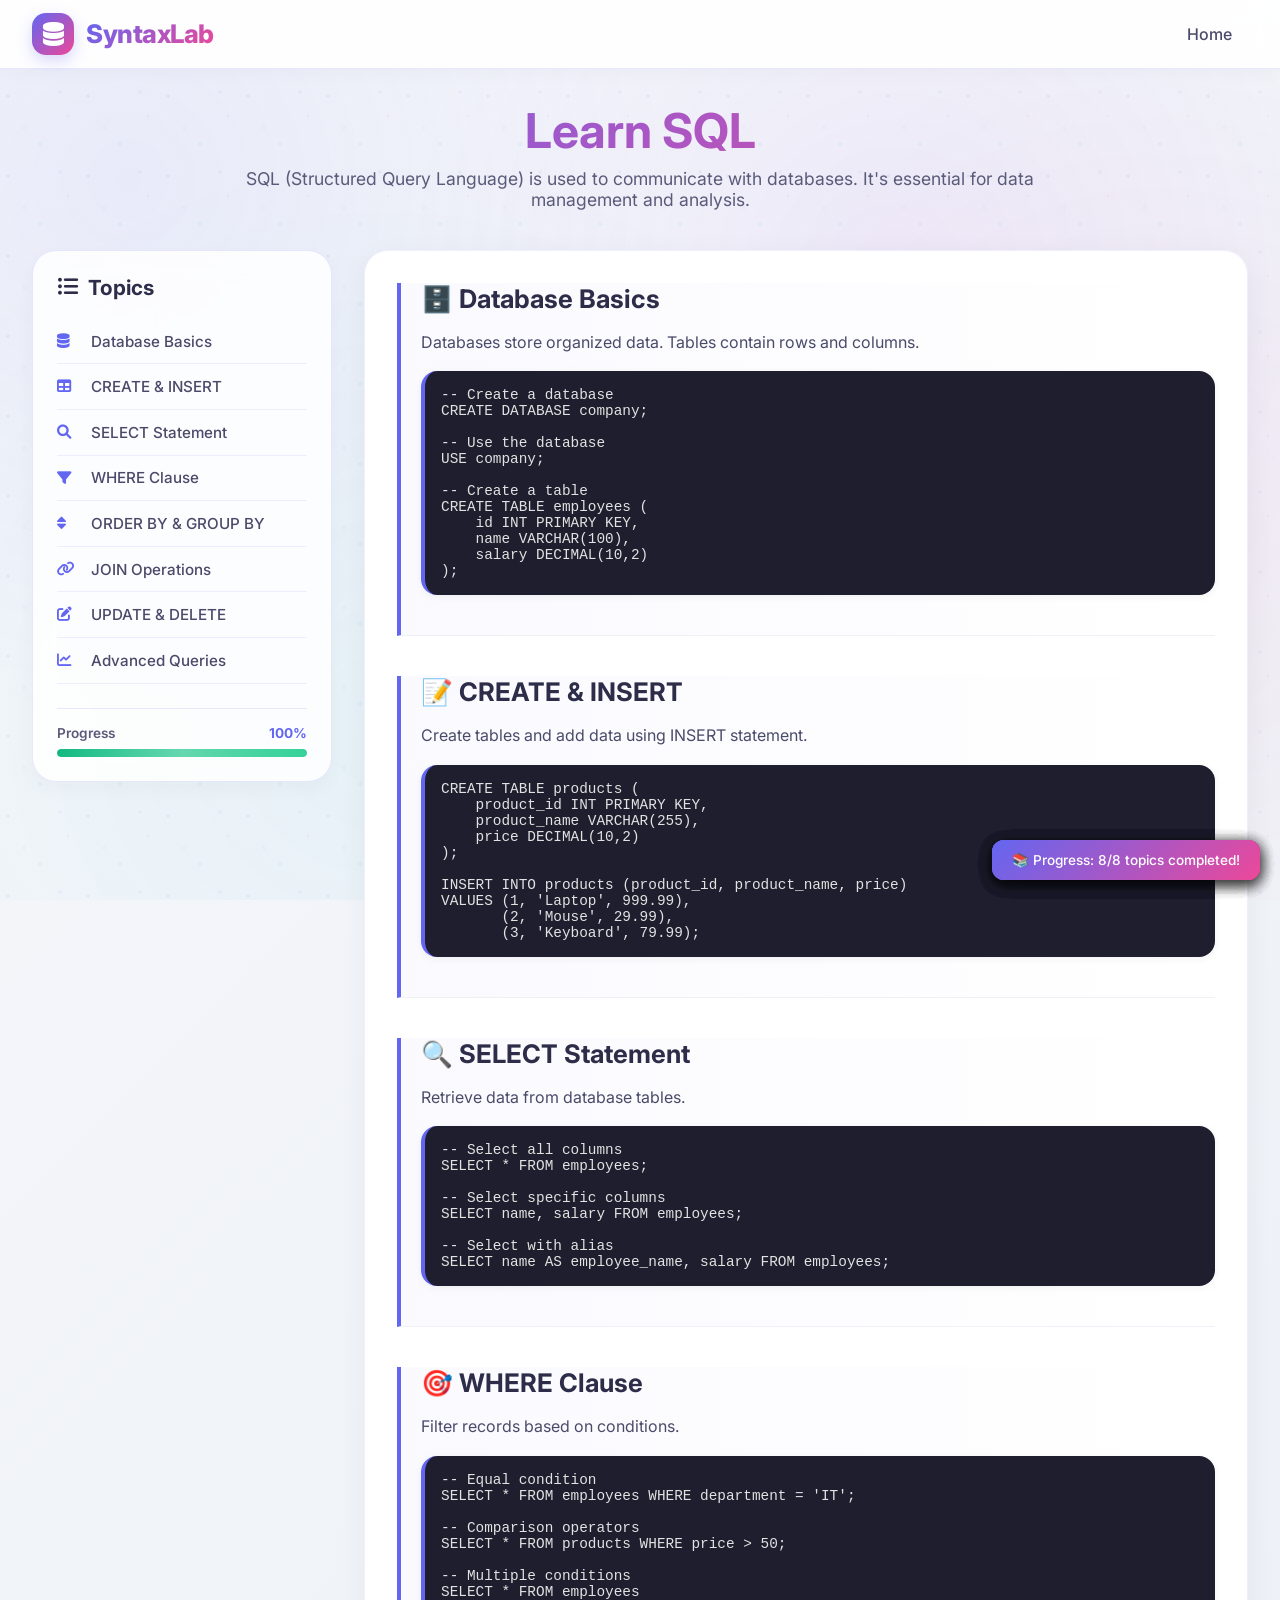
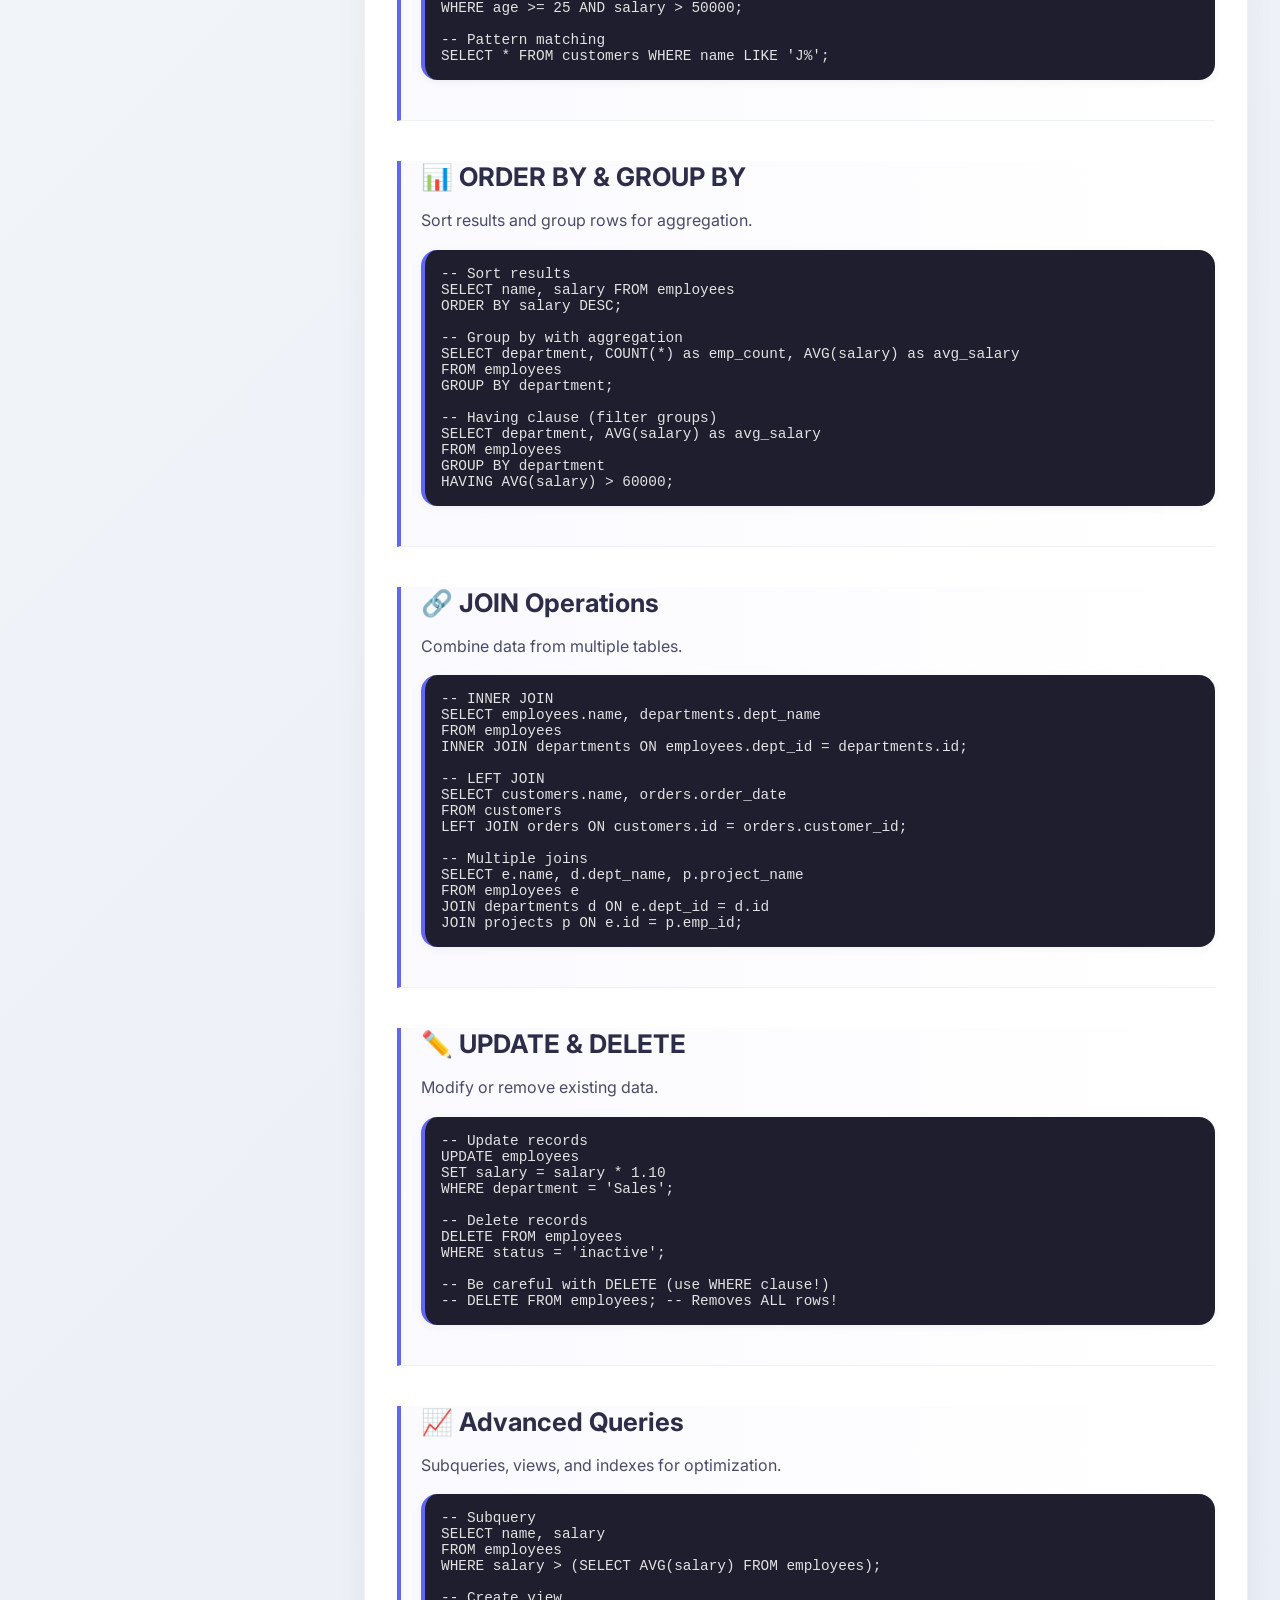
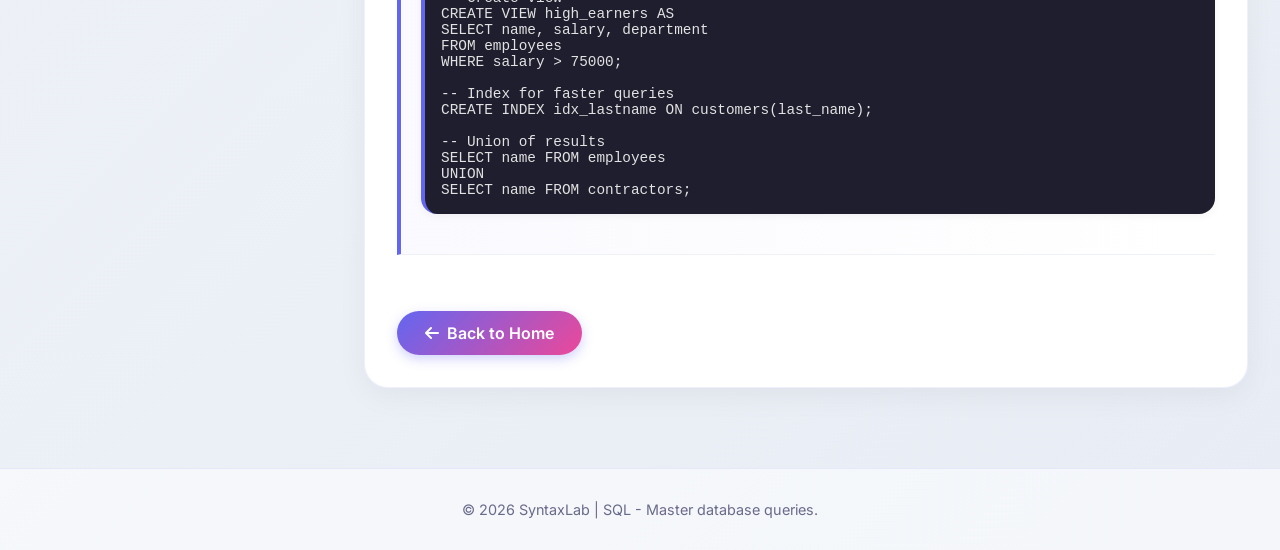
<file: sql.html>
<!DOCTYPE html>
<html lang="en">
<head>
    <meta charset="UTF-8">
    <meta name="viewport" content="width=device-width, initial-scale=1.0">
    <title>SyntaxLab | Learn SQL</title>
    <link rel="stylesheet" href="style.css">
    <link rel="stylesheet" href="https://cdnjs.cloudflare.com/ajax/libs/font-awesome/6.0.0-beta3/css/all.min.css">
</head>
<body>

<nav class="navbar">
    <div class="nav-container">
        <div class="logo-area"><div class="logo-icon"><i class="fas fa-database"></i></div><span class="logo-text">SyntaxLab</span></div>
        <div class="nav-links"><a href="index.html" class="nav-link">Home</a></div>
    </div>
</nav>

<div class="language-container">
    <div class="language-header">
        <h1>Learn SQL</h1>
        <p class="intro">SQL (Structured Query Language) is used to communicate with databases. It's essential for data management and analysis.</p>
    </div>

    <div class="content-grid">
        <aside class="topics-sidebar">
            <h3><i class="fas fa-list-ul"></i> Topics</h3>
            <ul class="topic-list">
                <li><i class="fas fa-database"></i> Database Basics</li>
                <li><i class="fas fa-table"></i> CREATE & INSERT</li>
                <li><i class="fas fa-search"></i> SELECT Statement</li>
                <li><i class="fas fa-filter"></i> WHERE Clause</li>
                <li><i class="fas fa-sort"></i> ORDER BY & GROUP BY</li>
                <li><i class="fas fa-link"></i> JOIN Operations</li>
                <li><i class="fas fa-edit"></i> UPDATE & DELETE</li>
                <li><i class="fas fa-chart-line"></i> Advanced Queries</li>
            </ul>
            <div class="progress-wrapper">
                <div class="progress-label"><span>Progress</span><span class="progress-percent">0%</span></div>
                <div class="progress-bar"><div class="progress-fill"></div></div>
            </div>
        </aside>

        <main class="main-content">
            <div class="topic-section">
                <h2>🗄️ Database Basics</h2>
                <p>Databases store organized data. Tables contain rows and columns.</p>
                <div class="code-block"><pre>-- Create a database
CREATE DATABASE company;

-- Use the database
USE company;

-- Create a table
CREATE TABLE employees (
    id INT PRIMARY KEY,
    name VARCHAR(100),
    salary DECIMAL(10,2)
);</pre></div>
            </div>

            <div class="topic-section">
                <h2>📝 CREATE & INSERT</h2>
                <p>Create tables and add data using INSERT statement.</p>
                <div class="code-block"><pre>CREATE TABLE products (
    product_id INT PRIMARY KEY,
    product_name VARCHAR(255),
    price DECIMAL(10,2)
);

INSERT INTO products (product_id, product_name, price)
VALUES (1, 'Laptop', 999.99),
       (2, 'Mouse', 29.99),
       (3, 'Keyboard', 79.99);</pre></div>
            </div>

            <div class="topic-section">
                <h2>🔍 SELECT Statement</h2>
                <p>Retrieve data from database tables.</p>
                <div class="code-block"><pre>-- Select all columns
SELECT * FROM employees;

-- Select specific columns
SELECT name, salary FROM employees;

-- Select with alias
SELECT name AS employee_name, salary FROM employees;</pre></div>
            </div>

            <div class="topic-section">
                <h2>🎯 WHERE Clause</h2>
                <p>Filter records based on conditions.</p>
                <div class="code-block"><pre>-- Equal condition
SELECT * FROM employees WHERE department = 'IT';

-- Comparison operators
SELECT * FROM products WHERE price > 50;

-- Multiple conditions
SELECT * FROM employees 
WHERE age >= 25 AND salary > 50000;

-- Pattern matching
SELECT * FROM customers WHERE name LIKE 'J%';</pre></div>
            </div>

            <div class="topic-section">
                <h2>📊 ORDER BY & GROUP BY</h2>
                <p>Sort results and group rows for aggregation.</p>
                <div class="code-block"><pre>-- Sort results
SELECT name, salary FROM employees
ORDER BY salary DESC;

-- Group by with aggregation
SELECT department, COUNT(*) as emp_count, AVG(salary) as avg_salary
FROM employees
GROUP BY department;

-- Having clause (filter groups)
SELECT department, AVG(salary) as avg_salary
FROM employees
GROUP BY department
HAVING AVG(salary) > 60000;</pre></div>
            </div>

            <div class="topic-section">
                <h2>🔗 JOIN Operations</h2>
                <p>Combine data from multiple tables.</p>
                <div class="code-block"><pre>-- INNER JOIN
SELECT employees.name, departments.dept_name
FROM employees
INNER JOIN departments ON employees.dept_id = departments.id;

-- LEFT JOIN
SELECT customers.name, orders.order_date
FROM customers
LEFT JOIN orders ON customers.id = orders.customer_id;

-- Multiple joins
SELECT e.name, d.dept_name, p.project_name
FROM employees e
JOIN departments d ON e.dept_id = d.id
JOIN projects p ON e.id = p.emp_id;</pre></div>
            </div>

            <div class="topic-section">
                <h2>✏️ UPDATE & DELETE</h2>
                <p>Modify or remove existing data.</p>
                <div class="code-block"><pre>-- Update records
UPDATE employees
SET salary = salary * 1.10
WHERE department = 'Sales';

-- Delete records
DELETE FROM employees
WHERE status = 'inactive';

-- Be careful with DELETE (use WHERE clause!)
-- DELETE FROM employees; -- Removes ALL rows!</pre></div>
            </div>

            <div class="topic-section">
                <h2>📈 Advanced Queries</h2>
                <p>Subqueries, views, and indexes for optimization.</p>
                <div class="code-block"><pre>-- Subquery
SELECT name, salary
FROM employees
WHERE salary > (SELECT AVG(salary) FROM employees);

-- Create view
CREATE VIEW high_earners AS
SELECT name, salary, department
FROM employees
WHERE salary > 75000;

-- Index for faster queries
CREATE INDEX idx_lastname ON customers(last_name);

-- Union of results
SELECT name FROM employees
UNION
SELECT name FROM contractors;</pre></div>
            </div>

            <a href="index.html" class="back-home"><i class="fas fa-arrow-left"></i> Back to Home</a>
        </main>
    </div>
</div>

<footer class="footer"><p>© 2026 SyntaxLab | SQL - Master database queries.</p></footer>
<script src="script.js"></script>
</body>
</html>
</file>
<file: style.css>
/* ===== SYNTAXLAB - LIGHT THEME WITH ENHANCED ANIMATIONS ===== */
@import url('https://fonts.googleapis.com/css2?family=Inter:opsz,wght@14..32,300;14..32,400;14..32,500;14..32,600;14..32,700;14..32,800&display=swap');

* {
    margin: 0;
    padding: 0;
    box-sizing: border-box;
}

body {
    font-family: 'Inter', sans-serif;
    background: linear-gradient(135deg, #f5f7fa 0%, #e8edf5 100%);
    color: #1a1a2e;
    min-height: 100vh;
    overflow-x: hidden;
    position: relative;
}

/* Animated Floating Background Gradients */
body::before {
    content: '';
    position: fixed;
    top: 0;
    left: 0;
    width: 100%;
    height: 100%;
    background-image: 
        radial-gradient(circle at 10% 20%, rgba(99, 102, 241, 0.08) 0%, transparent 40%),
        radial-gradient(circle at 90% 60%, rgba(236, 72, 153, 0.06) 0%, transparent 40%),
        radial-gradient(circle at 30% 80%, rgba(6, 182, 212, 0.05) 0%, transparent 50%),
        radial-gradient(circle at 70% 30%, rgba(168, 85, 247, 0.07) 0%, transparent 45%);
    pointer-events: none;
    z-index: -2;
    animation: slowFloat 20s ease-in-out infinite;
}

@keyframes slowFloat {
    0%, 100% { transform: translate(0, 0) scale(1); opacity: 0.7; }
    33% { transform: translate(2%, 1%) scale(1.02); opacity: 1; }
    66% { transform: translate(-1%, 2%) scale(0.98); opacity: 0.85; }
}

/* Animated Floating Icons in Background */
.background-icons {
    position: fixed;
    top: 0;
    left: 0;
    width: 100%;
    height: 100%;
    pointer-events: none;
    z-index: -1;
    overflow: hidden;
}

.floating-icon {
    position: absolute;
    font-size: 2rem;
    opacity: 0.08;
    animation: floatIcon 25s ease-in-out infinite;
}

@keyframes floatIcon {
    0%, 100% { transform: translateY(0px) rotate(0deg); }
    25% { transform: translateY(-30px) rotate(5deg); }
    50% { transform: translateY(20px) rotate(-5deg); }
    75% { transform: translateY(-10px) rotate(3deg); }
}

.floating-icon:nth-child(1) { top: 10%; left: 5%; animation-duration: 20s; font-size: 3rem; }
.floating-icon:nth-child(2) { top: 70%; left: 15%; animation-duration: 25s; animation-delay: 2s; }
.floating-icon:nth-child(3) { top: 30%; right: 8%; animation-duration: 22s; animation-delay: 4s; }
.floating-icon:nth-child(4) { bottom: 15%; right: 20%; animation-duration: 28s; animation-delay: 1s; }
.floating-icon:nth-child(5) { top: 85%; left: 70%; animation-duration: 18s; animation-delay: 3s; }
.floating-icon:nth-child(6) { top: 45%; left: 85%; animation-duration: 24s; animation-delay: 5s; }
.floating-icon:nth-child(7) { top: 15%; left: 45%; animation-duration: 30s; animation-delay: 0.5s; }
.floating-icon:nth-child(8) { bottom: 40%; left: 10%; animation-duration: 26s; animation-delay: 2.5s; }


/* Animated Bouncing Particles */
body::after {
    content: '';
    position: fixed;
    top: 0;
    left: 0;
    width: 100%;
    height: 100%;
    background-image: url('data:image/svg+xml;utf8,<svg xmlns="http://www.w3.org/2000/svg" viewBox="0 0 100 100"><circle cx="10" cy="20" r="2" fill="rgba(99,102,241,0.3)"/><circle cx="85" cy="45" r="1.5" fill="rgba(236,72,153,0.25)"/><circle cx="50" cy="80" r="2.5" fill="rgba(6,182,212,0.2)"/><circle cx="30" cy="60" r="1.8" fill="rgba(168,85,247,0.2)"/><circle cx="75" cy="15" r="2.2" fill="rgba(99,102,241,0.2)"/></svg>');
    background-repeat: repeat;
    background-size: 80px 80px;
    pointer-events: none;
    z-index: -1;
    animation: floatParticles 35s linear infinite;
    opacity: 0.3;
}

@keyframes floatParticles {
    0% { transform: translateY(0px); }
    100% { transform: translateY(-120px); }
}

/* ===== NAVBAR ===== */
.navbar {
    background: rgba(255, 255, 255, 0.92);
    backdrop-filter: blur(12px);
    border-bottom: 1px solid rgba(99, 102, 241, 0.15);
    position: sticky;
    top: 0;
    z-index: 1000;
    padding: 0.8rem 0;
    box-shadow: 0 2px 20px rgba(0, 0, 0, 0.03);
}

.nav-container {
    max-width: 1400px;
    margin: 0 auto;
    padding: 0 2rem;
    display: flex;
    justify-content: space-between;
    align-items: center;
}

.logo-area {
    display: flex;
    align-items: center;
    gap: 12px;
    cursor: pointer;
    transition: transform 0.3s ease;
}

.logo-area:hover {
    transform: scale(1.02);
}

.logo-icon {
    background: linear-gradient(135deg, #6366f1 0%, #ec4899 100%);
    width: 42px;
    height: 42px;
    border-radius: 14px;
    display: flex;
    align-items: center;
    justify-content: center;
    font-size: 1.5rem;
    box-shadow: 0 6px 15px rgba(99, 102, 241, 0.25);
    color: white;
    transition: all 0.3s ease;
    animation: iconPulse 2s ease-in-out infinite;
}

@keyframes iconPulse {
    0%, 100% { box-shadow: 0 6px 15px rgba(99, 102, 241, 0.25); }
    50% { box-shadow: 0 8px 25px rgba(99, 102, 241, 0.4); }
}

.logo-icon:hover {
    transform: rotate(5deg) scale(1.05);
}

.logo-text {
    font-size: 1.6rem;
    font-weight: 800;
    background: linear-gradient(135deg, #6366f1 0%, #ec4899 100%);
    -webkit-background-clip: text;
    background-clip: text;
    color: transparent;
    letter-spacing: -0.5px;
}

.nav-links {
    display: flex;
    gap: 1rem;
}

.nav-link {
    color: #4a4a6a;
    text-decoration: none;
    padding: 0.5rem 1rem;
    border-radius: 10px;
    transition: all 0.3s ease;
    font-weight: 500;
}

.nav-link:hover {
    background: rgba(99, 102, 241, 0.1);
    color: #6366f1;
    transform: translateY(-2px);
}

/* ===== HERO SECTION ===== */
.hero {
    text-align: center;
    padding: 4rem 2rem 3rem;
    animation: fadeInUp 0.8s ease-out;
}

@keyframes fadeInUp {
    from {
        opacity: 0;
        transform: translateY(40px);
    }
    to {
        opacity: 1;
        transform: translateY(0);
    }
}

.hero h1 {
    font-size: 3.8rem;
    font-weight: 800;
    background: linear-gradient(135deg, #6366f1 0%, #ec4899 40%, #06b6d4 70%, #a855f7 100%);
    -webkit-background-clip: text;
    background-clip: text;
    color: transparent;
    margin-bottom: 1rem;
    animation: gradientShift 4s ease infinite;
    background-size: 200% 200%;
}

@keyframes gradientShift {
    0%, 100% { background-position: 0% 50%; }
    50% { background-position: 100% 50%; }
}

.hero-subtitle {
    font-size: 1.2rem;
    color: #5a5a7a;
    max-width: 600px;
    margin: 0 auto;
}

/* ===== SUBJECT CARDS SECTION ===== */
.subjects-section {
    max-width: 1400px;
    margin: 0 auto;
    padding: 2rem 2rem 4rem;
}

.section-title {
    text-align: center;
    font-size: 2rem;
    margin-bottom: 2rem;
    font-weight: 700;
    color: #2d2d4a;
    position: relative;
}

.section-title i {
    color: #6366f1;
    margin-right: 10px;
    animation: titleIcon 1.5s ease-in-out infinite;
}

@keyframes titleIcon {
    0%, 100% { transform: scale(1); }
    50% { transform: scale(1.1); }
}

.cards-grid {
    display: grid;
    grid-template-columns: repeat(auto-fit, minmax(280px, 1fr));
    gap: 1.8rem;
}

/* Language Card Styles - Enhanced Light Theme */
.lang-card {
    background: rgba(255, 255, 255, 0.9);
    backdrop-filter: blur(8px);
    border-radius: 24px;
    padding: 1.8rem;
    text-align: center;
    cursor: pointer;
    transition: all 0.4s cubic-bezier(0.175, 0.885, 0.32, 1.275);
    border: 1px solid rgba(99, 102, 241, 0.2);
    box-shadow: 0 8px 25px rgba(0, 0, 0, 0.05);
    position: relative;
    overflow: hidden;
}

.lang-card::before {
    content: '';
    position: absolute;
    top: 0;
    left: -100%;
    width: 100%;
    height: 100%;
    background: linear-gradient(90deg, transparent, rgba(99, 102, 241, 0.12), transparent);
    transition: left 0.6s ease;
}

.lang-card:hover::before {
    left: 100%;
}

.lang-card::after {
    content: '';
    position: absolute;
    bottom: 0;
    left: 0;
    width: 100%;
    height: 4px;
    background: linear-gradient(90deg, #6366f1, #ec4899, #06b6d4);
    transform: scaleX(0);
    transition: transform 0.4s ease;
}

.lang-card:hover::after {
    transform: scaleX(1);
}

.lang-card:hover {
    transform: translateY(-12px) scale(1.02);
    background: white;
    border-color: #6366f1;
    box-shadow: 0 20px 40px rgba(99, 102, 241, 0.15);
}

.card-icon {
    font-size: 3.8rem;
    margin-bottom: 1rem;
    transition: transform 0.3s ease;
}

.lang-card:hover .card-icon {
    transform: scale(1.15) rotate(5deg);
}

.lang-card h3 {
    font-size: 1.8rem;
    margin-bottom: 0.5rem;
    font-weight: 700;
    color: #2d2d4a;
}

.lang-card p {
    color: #6a6a8a;
    font-size: 0.9rem;
}

/* Badge for new language */
.lang-card .new-badge {
    position: absolute;
    top: 12px;
    right: 12px;
    background: linear-gradient(135deg, #10b981, #34d399);
    color: white;
    font-size: 0.7rem;
    padding: 4px 8px;
    border-radius: 20px;
    font-weight: 600;
    animation: badgePulse 1.5s ease infinite;
}

@keyframes badgePulse {
    0%, 100% { opacity: 1; transform: scale(1); }
    50% { opacity: 0.8; transform: scale(1.05); }
}

/* ===== LANGUAGE PAGE STYLES ===== */
.language-container {
    max-width: 1400px;
    margin: 0 auto;
    padding: 2rem;
}

.language-header {
    text-align: center;
    margin-bottom: 2.5rem;
    animation: fadeInUp 0.6s ease-out;
}

.language-header h1 {
    font-size: 3rem;
    background: linear-gradient(135deg, #6366f1, #ec4899);
    -webkit-background-clip: text;
    background-clip: text;
    color: transparent;
    margin-bottom: 0.5rem;
}

.language-header .intro {
    font-size: 1.1rem;
    color: #5a5a7a;
    max-width: 800px;
    margin: 0 auto;
}

/* Two Column Layout */
.content-grid {
    display: grid;
    grid-template-columns: 300px 1fr;
    gap: 2rem;
}

/* Sidebar Topics - Light */
.topics-sidebar {
    background: rgba(255, 255, 255, 0.85);
    backdrop-filter: blur(12px);
    border-radius: 24px;
    padding: 1.5rem;
    height: fit-content;
    position: sticky;
    top: 100px;
    border: 1px solid rgba(99, 102, 241, 0.15);
    box-shadow: 0 8px 20px rgba(0, 0, 0, 0.03);
}

.topics-sidebar h3 {
    font-size: 1.3rem;
    margin-bottom: 1.2rem;
    display: flex;
    align-items: center;
    gap: 10px;
    color: #2d2d4a;
}

.topic-list {
    list-style: none;
}

.topic-list li {
    padding: 0.8rem 0;
    border-bottom: 1px solid rgba(99, 102, 241, 0.1);
    cursor: pointer;
    transition: all 0.3s ease;
    font-size: 0.95rem;
    display: flex;
    align-items: center;
    gap: 10px;
    color: #4a4a6a;
    font-weight: 500;
}

.topic-list li:hover {
    color: #6366f1;
    transform: translateX(8px);
}

.topic-list i {
    width: 24px;
    font-size: 0.9rem;
    color: #6366f1;
}

/* Progress Indicator - Enhanced */
.progress-wrapper {
    margin-top: 1.5rem;
    padding-top: 1rem;
    border-top: 1px solid rgba(99, 102, 241, 0.15);
}

.progress-label {
    font-size: 0.85rem;
    display: flex;
    justify-content: space-between;
    margin-bottom: 8px;
    color: #5a5a7a;
    font-weight: 600;
}

.progress-percent {
    color: #6366f1;
    font-weight: 700;
}

.progress-bar {
    height: 8px;
    background: rgba(99, 102, 241, 0.15);
    border-radius: 10px;
    overflow: hidden;
}

.progress-fill {
    height: 100%;
    background: linear-gradient(90deg, #6366f1, #ec4899);
    width: 0%;
    border-radius: 10px;
    transition: width 0.5s cubic-bezier(0.4, 0, 0.2, 1);
    position: relative;
    overflow: hidden;
}

.progress-fill::after {
    content: '';
    position: absolute;
    top: 0;
    left: 0;
    right: 0;
    bottom: 0;
    background: linear-gradient(90deg, transparent, rgba(255,255,255,0.3), transparent);
    animation: shimmer 1.5s infinite;
}

@keyframes shimmer {
    0% { transform: translateX(-100%); }
    100% { transform: translateX(100%); }
}

.reset-progress {
    margin-top: 12px;
    text-align: center;
}

.reset-btn {
    background: transparent;
    border: 1px solid rgba(99, 102, 241, 0.3);
    padding: 6px 12px;
    border-radius: 20px;
    font-size: 0.75rem;
    cursor: pointer;
    color: #6366f1;
    transition: all 0.3s ease;
    font-weight: 500;
}

.reset-btn:hover {
    background: rgba(99, 102, 241, 0.1);
    border-color: #6366f1;
    transform: scale(1.02);
}

/* Main Content */
.main-content {
    background: white;
    border-radius: 24px;
    padding: 2rem;
    box-shadow: 0 8px 30px rgba(0, 0, 0, 0.05);
    border: 1px solid rgba(99, 102, 241, 0.1);
}

.topic-section {
    margin-bottom: 2.5rem;
    padding-bottom: 1.5rem;
    border-bottom: 1px solid #eef2f6;
    transition: all 0.3s ease;
    scroll-margin-top: 100px;
}

.topic-section:last-child {
    border-bottom: none;
}

.topic-section.viewed {
    border-left: 4px solid #6366f1;
    padding-left: 20px;
    background: linear-gradient(90deg, rgba(99,102,241,0.03), transparent);
}

.topic-section h2 {
    font-size: 1.6rem;
    margin-bottom: 1rem;
    color: #2d2d4a;
    font-weight: 700;
}

.topic-section p {
    line-height: 1.6;
    margin-bottom: 1rem;
    color: #4a4a6a;
}

.code-block {
    background: #1e1e2e;
    border-radius: 16px;
    padding: 1rem;
    margin: 1rem 0;
    overflow-x: auto;
    font-family: 'Courier New', monospace;
    border-left: 4px solid #6366f1;
    box-shadow: 0 2px 8px rgba(0, 0, 0, 0.05);
}

.code-block pre {
    color: #e2e2e2;
    font-size: 0.9rem;
    font-family: 'Fira Code', monospace;
}

/* Back Button */
.back-home {
    display: inline-flex;
    align-items: center;
    gap: 8px;
    background: linear-gradient(135deg, #6366f1, #ec4899);
    color: white;
    padding: 12px 28px;
    border-radius: 40px;
    text-decoration: none;
    font-weight: 600;
    margin-top: 1rem;
    transition: all 0.3s ease;
    border: none;
    cursor: pointer;
    box-shadow: 0 4px 12px rgba(99, 102, 241, 0.3);
}

.back-home:hover {
    transform: translateY(-3px);
    box-shadow: 0 10px 25px rgba(99, 102, 241, 0.4);
}

/* Footer */
.footer {
    text-align: center;
    padding: 2rem;
    border-top: 1px solid rgba(99, 102, 241, 0.1);
    margin-top: 3rem;
    color: #6a6a8a;
    font-size: 0.9rem;
    background: rgba(255, 255, 255, 0.5);
}

/* ===== RESPONSIVE DESIGN ===== */
@media (max-width: 900px) {
    .content-grid {
        grid-template-columns: 1fr;
    }
    
    .topics-sidebar {
        position: static;
        margin-bottom: 1.5rem;
    }
    
    .hero h1 {
        font-size: 2.5rem;
    }
    
    .nav-container {
        padding: 0 1rem;
    }
    
    .logo-text {
        font-size: 1.2rem;
    }
    
    .cards-grid {
        gap: 1rem;
    }
}

@media (max-width: 480px) {
    .language-container {
        padding: 1rem;
    }
    
    .hero h1 {
        font-size: 1.8rem;
    }
    
    .lang-card {
        padding: 1.2rem;
    }
    
    .card-icon {
        font-size: 2.5rem;
    }
    
    .main-content {
        padding: 1rem;
    }
}
</file>
